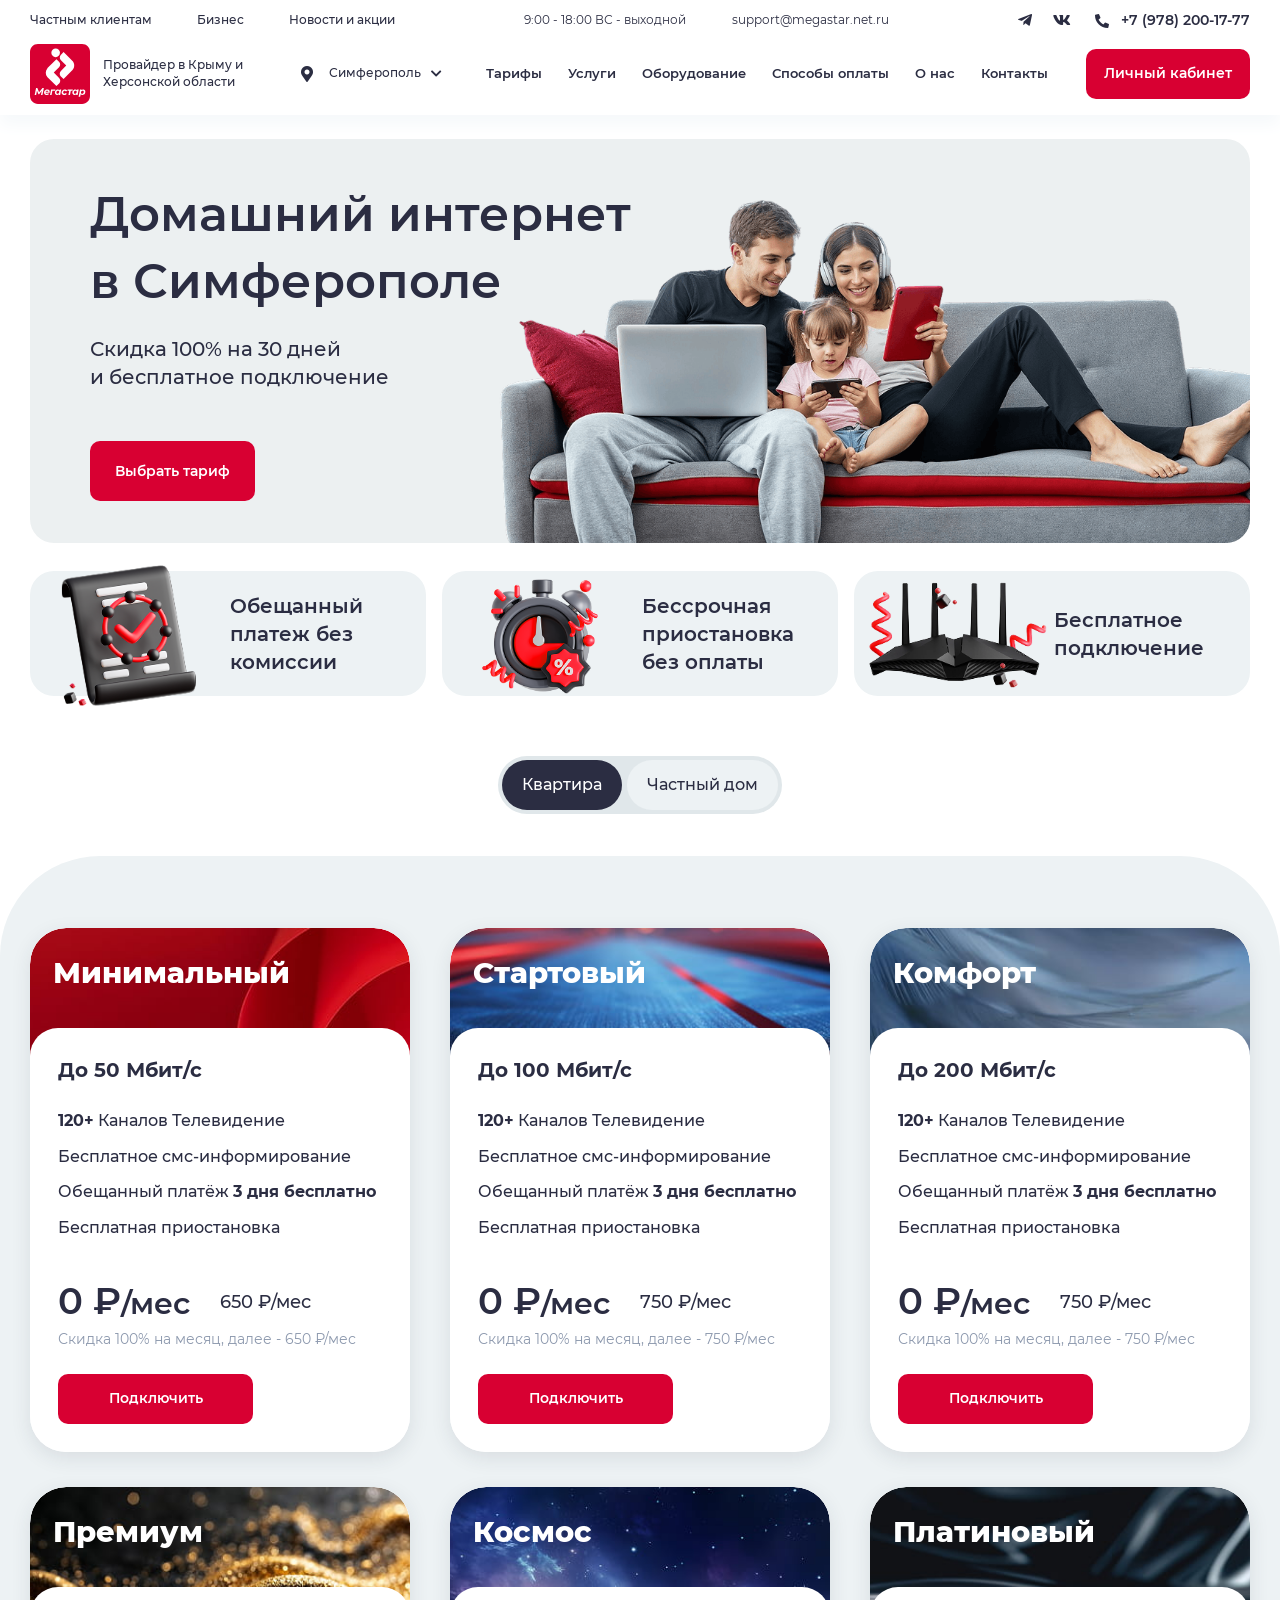
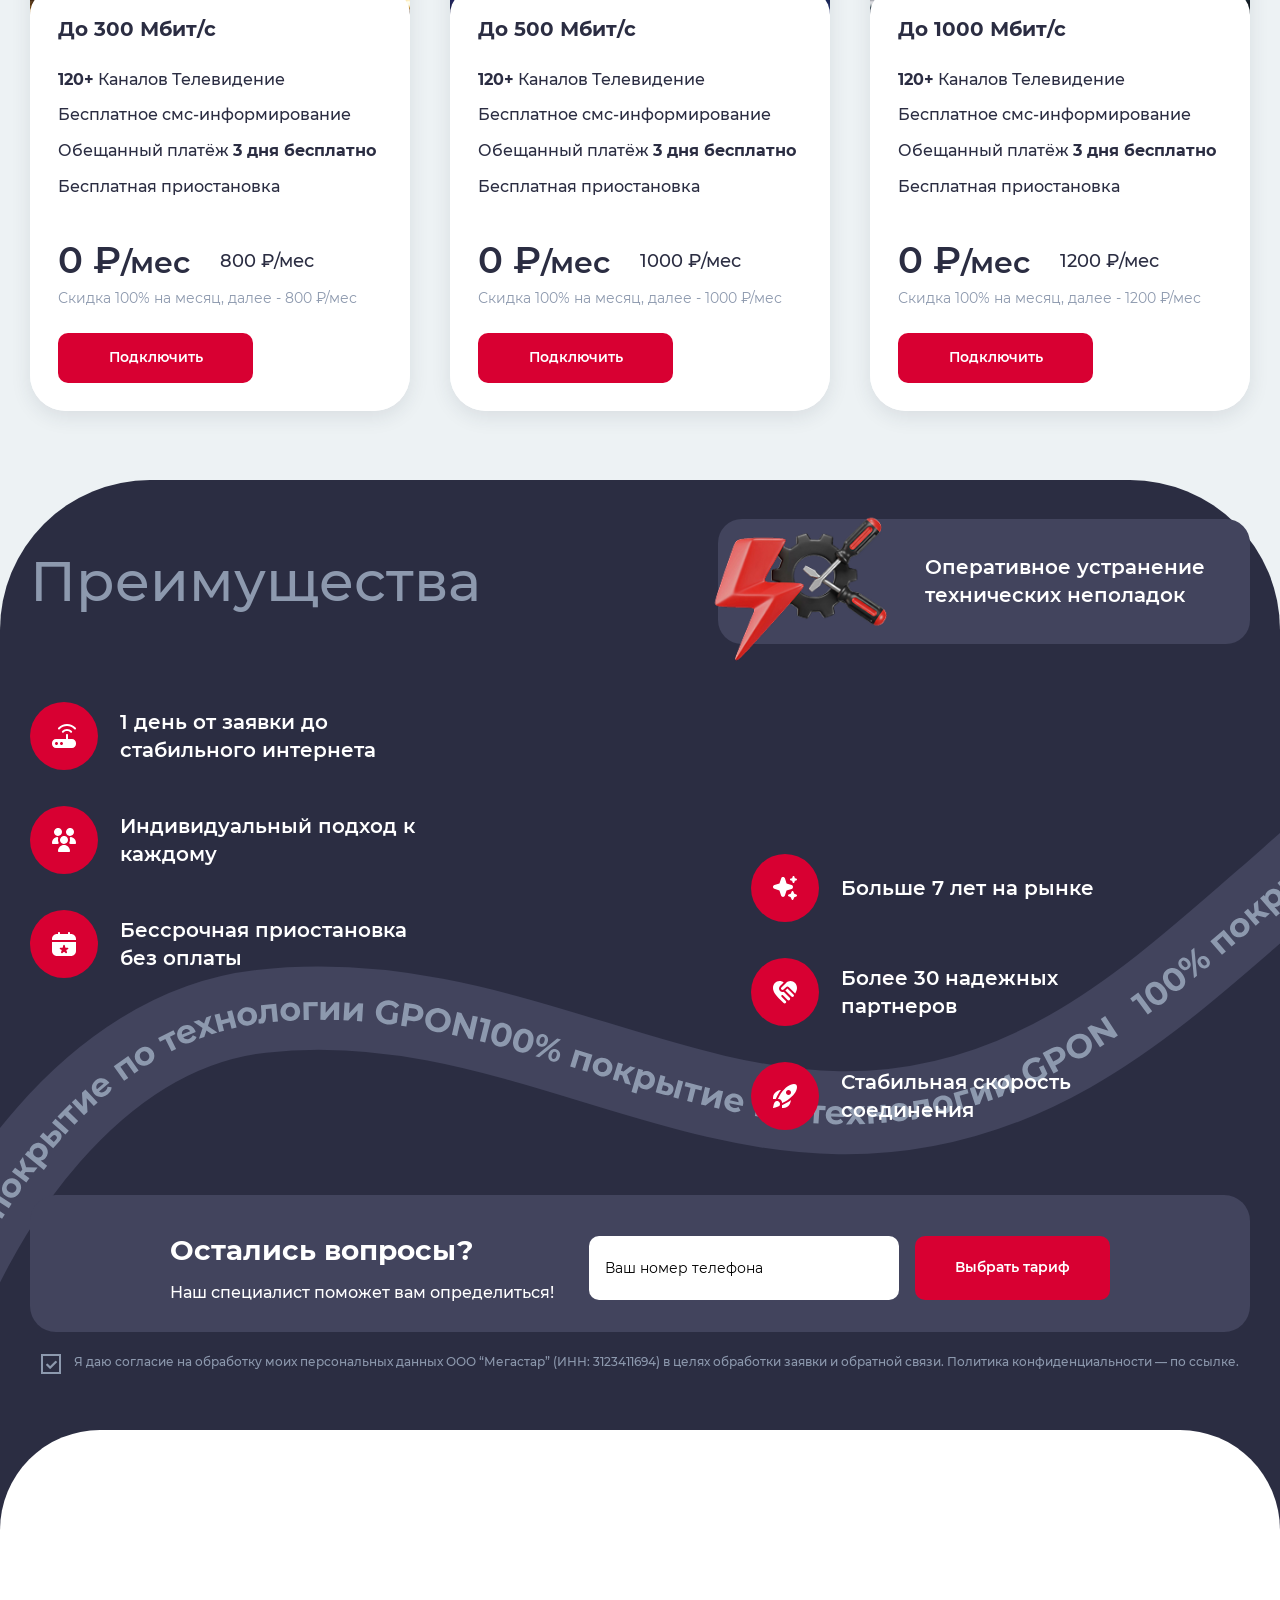
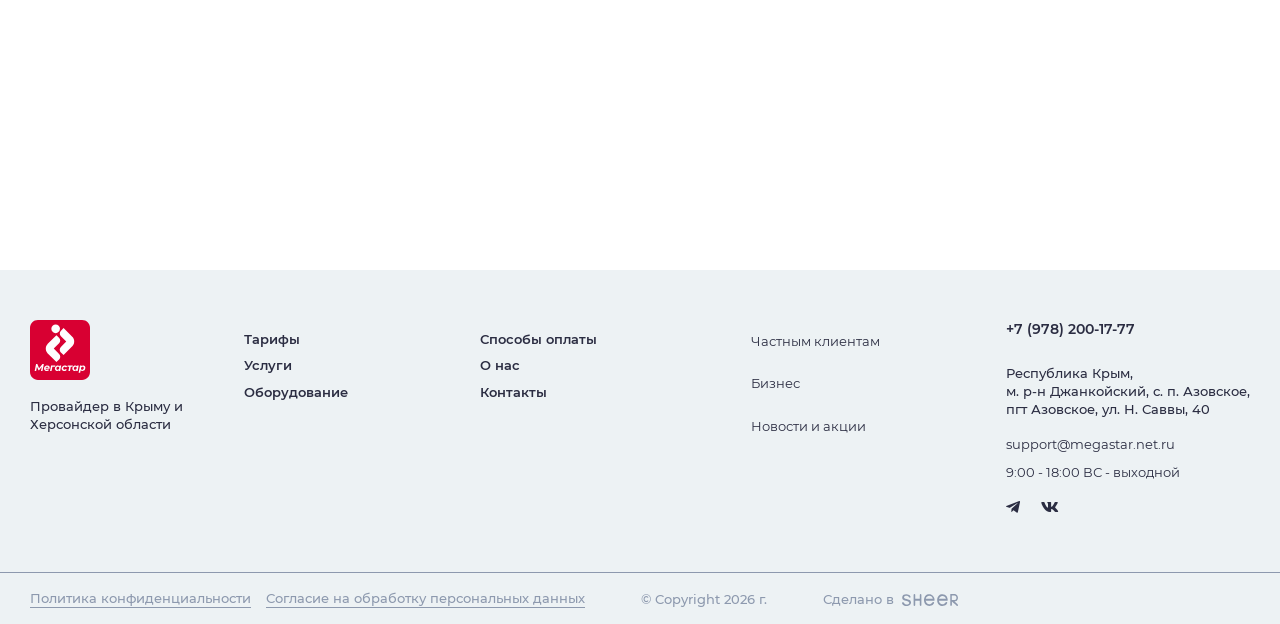
<file: index.html>
<!DOCTYPE html>
<!--[if lt IE 7]><html lang="ru" class="lt-ie9 lt-ie8 lt-ie7"><![endif]-->
<!--[if IE 7]><html lang="ru" class="lt-ie9 lt-ie8"><![endif]-->
<!--[if IE 8]><html lang="ru" class="lt-ie9"><![endif]-->
<!--[if gt IE 8]><!-->
<html lang="ru">
<!--<![endif]-->
<head>
	<meta charset="utf-8" />
	<title>Заголовок</title>
	<meta http-equiv="X-UA-Compatible" content="IE=edge" />
	<meta name="viewport" content="width=device-width, initial-scale=1, maximum-scale=1">
	<meta name="format-detection" content="telephone=no" />
	<link rel="shortcut icon" href="favicon.png" />
	<link rel="stylesheet" href="libs/bootstrap/bootstrap-grid.css" />
	<link rel="stylesheet" href="libs/fontawesome-free-5.12.0-web/css/all.min.css" />
	<link rel="stylesheet" href="libs/fancybox-master/dist/jquery.fancybox.min.css" />
	<link rel="stylesheet" href="libs/slick-1.5.9/slick/slick.css" />
	<link rel="stylesheet" href="css/fonts.css" />
	<link rel="stylesheet" href="css/main.css?ver=1.5" />
	<link rel="stylesheet" href="css/media.css?ver=1.5" />
</head>
<body>

	<div class="wrapper">

		<header class="header">
			<div class="container">
				<div class="header__top">
					<ul class="header__links">
						<li><a href="#">Частным клиентам</a></li>
						<li><a href="#">Бизнес</a></li>
						<li><a href="#">Новости и  акции</a></li>
					</ul>
					<div class="header__info">
						<p>9:00 - 18:00 ВС - выходной</p>
						<a href="mailto:support@megastar.net.ru">support@megastar.net.ru</a>
					</div>
					<div class="header__contacts">
						<ul class="socials-list">
							<li><a href="#" target="_blank"><i class="fab fa-telegram-plane"></i></a></li>
							<li><a href="#" target="_blank"><i class="fab fa-vk"></i></a></li>
						</ul>
						<a href="tel:+79782001777" class="phone-main"><i class="fas fa-phone-alt"></i> +7 (978) 200-17-77</a>
					</div>
				</div>
				<div class="header__bottom">
					<div class="logo-wrap">
						<a href="#" class="logo">
							<img src="img/logo.svg" alt="alt">
						</a>
						<div class="logo-descr">Провайдер в Крыму и Херсонской области</div>
					</div>
					<div class="location-main">
						<div class="location-main__value"><i class="fas fa-map-marker-alt"></i> Симферополь <i class="fas fa-chevron-down"></i></div>
					</div>
					<nav class="menu">
						<ul class="menu__list">
							<li><a href="#">Тарифы</a></li>
							<li><a href="#">Услуги</a></li>
							<li><a href="#">Оборудование</a></li>
							<li><a href="#">Способы оплаты</a></li>
							<li><a href="#">О нас</a></li>
							<li><a href="#">Контакты</a></li>
						</ul>
					</nav>
					<a href="#" class="btn-main">Личный кабинет</a>
					<a href="tel:+79782001777" class="phone-mobile"><i class="fas fa-phone-alt"></i></a>
					<div class="sandwich">
						<div class="sw-topper"></div>
						<div class="sw-bottom"></div>
						<div class="sw-footer"></div>
					</div>
				</div>
			</div>
			<div class="menu-mobile">
				<nav class="menu">
					<ul class="menu__list">
						<li><a href="#">Тарифы</a></li>
						<li><a href="#">Услуги</a></li>
						<li><a href="#">Оборудование</a></li>
						<li><a href="#">Способы оплаты</a></li>
						<li><a href="#">О нас</a></li>
						<li><a href="#">Контакты</a></li>
					</ul>
				</nav>
				<ul class="header__links">
					<li><a href="#">Частным клиентам</a></li>
					<li><a href="#">Бизнес</a></li>
					<li><a href="#">Новости и  акции</a></li>
				</ul>
				<div class="location-main">
					<div class="location-main__value"><i class="fas fa-map-marker-alt"></i> Симферополь <i class="fas fa-chevron-down"></i></div>
				</div>
				<div class="header__info">
					<p>9:00 - 18:00 ВС - выходной</p>
					<a href="mailto:support@megastar.net.ru">support@megastar.net.ru</a>
				</div>
				<div class="header__contacts">
					<ul class="socials-list">
						<li><a href="#" target="_blank"><i class="fab fa-telegram-plane"></i></a></li>
						<li><a href="#" target="_blank"><i class="fab fa-vk"></i></a></li>
					</ul>
					<a href="tel:+79782001777" class="phone-main"><i class="fas fa-phone-alt"></i> +7 (978) 200-17-77</a>
				</div>
				<a href="#" class="btn-main">Личный кабинет</a>
			</div>
			<div class="menu-overlay"></div>
		</header>

		<section class="billbord">
			<div class="container">
				<div class="billbord__main">
					<h1 class="billbord__title">Домашний интернет в Симферополе</h1>
					<div class="billbord__descr">Скидка 100% на 30 дней <br>и бесплатное подключение</div>
					<a href="#" class="btn-main">Выбрать тариф</a>
					<div class="billbord__image">
						<img src="img/billbord.png" alt="alt">
					</div>
				</div>
				<div class="row row--main">
					<div class="col-lg-4">
						<div class="item-advantage">
							<div class="item-advantage__image">
								<img src="img/avd1.png" alt="alt">
							</div>
							<div class="item-advantage__content">
								<div class="title-small">Обещанный платеж без комиссии</div>
							</div>
						</div>
					</div>
					<div class="col-lg-4">
						<div class="item-advantage">
							<div class="item-advantage__image">
								<img src="img/avd2.png" alt="alt">
							</div>
							<div class="item-advantage__content">
								<div class="title-small">Бессрочная приостановка без оплаты</div>
							</div>
						</div>
					</div>
					<div class="col-lg-4">
						<div class="item-advantage">
							<div class="item-advantage__image">
								<img src="img/avd3.png" alt="alt">
							</div>
							<div class="item-advantage__content">
								<div class="title-small">Бесплатное подключение</div>
							</div>
						</div>
					</div>
				</div>
			</div>
		</section>

		<section class="tariffs">
			<div class="container">
				<div class="tabs-wrapper">
					<ul class="tabs">
						<li class="active"><a href="#tab1">Квартира</a></li>
						<li><a href="#tab2">Частный дом</a></li>
					</ul>
				</div>
			</div>
			<div class="tariffs__main">
				<div class="container">
					<div class="tab-container">
						<div class="tab-pane" id="tab1">
							<div class="row row-big">
								<div class="col-lg-4 col-md-6">
									<div class="item-tariff">
										<div class="item-tariff__head">
											<div class="item-tariff__title">Минимальный</div>
											<div class="item-tariff__image">
												<img src="img/tariff1.jpg" alt="alt">
											</div>
										</div>
										<div class="item-tariff__content">
											<div class="title-small">До 50 Мбит/с</div>
											<div class="item-tariff__text">
												<p><strong>120+</strong> Каналов Телевидение</p>
												<p>Бесплатное смс-информирование</p>
												<p>Обещанный платёж <strong>3 дня бесплатно</strong></p>
												<p>Бесплатная приостановка</p>
											</div>
											<div class="item-tariff__prices">
												<div class="price-main">0 ₽<span>/мес</span></div>
												<div class="price-default">650 ₽/мес</div>
											</div>
											<div class="item-tariff__descr">Скидка 100% на месяц, далее - 650 ₽/мес</div>
											<a href="#" class="btn-main">Подключить</a>
										</div>
									</div>
								</div>
								<div class="col-lg-4 col-md-6">
									<div class="item-tariff">
										<div class="item-tariff__head">
											<div class="item-tariff__title">Стартовый</div>
											<div class="item-tariff__image">
												<img src="img/tariff2.jpg" alt="alt">
											</div>
										</div>
										<div class="item-tariff__content">
											<div class="title-small">До 100 Мбит/с</div>
											<div class="item-tariff__text">
												<p><strong>120+</strong> Каналов Телевидение</p>
												<p>Бесплатное смс-информирование</p>
												<p>Обещанный платёж <strong>3 дня бесплатно</strong></p>
												<p>Бесплатная приостановка</p>
											</div>
											<div class="item-tariff__prices">
												<div class="price-main">0 ₽<span>/мес</span></div>
												<div class="price-default">750 ₽/мес</div>
											</div>
											<div class="item-tariff__descr">Скидка 100% на месяц, далее - 750 ₽/мес</div>
											<a href="#" class="btn-main">Подключить</a>
										</div>
									</div>
								</div>
								<div class="col-lg-4 col-md-6">
									<div class="item-tariff">
										<div class="item-tariff__head">
											<div class="item-tariff__title">Комфорт</div>
											<div class="item-tariff__image">
												<img src="img/tariff3.jpg" alt="alt">
											</div>
										</div>
										<div class="item-tariff__content">
											<div class="title-small">До 200 Мбит/с</div>
											<div class="item-tariff__text">
												<p><strong>120+</strong> Каналов Телевидение</p>
												<p>Бесплатное смс-информирование</p>
												<p>Обещанный платёж <strong>3 дня бесплатно</strong></p>
												<p>Бесплатная приостановка</p>
											</div>
											<div class="item-tariff__prices">
												<div class="price-main">0 ₽<span>/мес</span></div>
												<div class="price-default">750 ₽/мес</div>
											</div>
											<div class="item-tariff__descr">Скидка 100% на месяц, далее - 750 ₽/мес</div>
											<a href="#" class="btn-main">Подключить</a>
										</div>
									</div>
								</div>
								<div class="col-lg-4 col-md-6">
									<div class="item-tariff">
										<div class="item-tariff__head">
											<div class="item-tariff__title">Премиум</div>
											<div class="item-tariff__image">
												<img src="img/tariff4.jpg" alt="alt">
											</div>
										</div>
										<div class="item-tariff__content">
											<div class="title-small">До 300 Мбит/с</div>
											<div class="item-tariff__text">
												<p><strong>120+</strong> Каналов Телевидение</p>
												<p>Бесплатное смс-информирование</p>
												<p>Обещанный платёж <strong>3 дня бесплатно</strong></p>
												<p>Бесплатная приостановка</p>
											</div>
											<div class="item-tariff__prices">
												<div class="price-main">0 ₽<span>/мес</span></div>
												<div class="price-default">800 ₽/мес</div>
											</div>
											<div class="item-tariff__descr">Скидка 100% на месяц, далее - 800 ₽/мес</div>
											<a href="#" class="btn-main">Подключить</a>
										</div>
									</div>
								</div>
								<div class="col-lg-4 col-md-6">
									<div class="item-tariff">
										<div class="item-tariff__head">
											<div class="item-tariff__title">Космос</div>
											<div class="item-tariff__image">
												<img src="img/tariff5.jpg" alt="alt">
											</div>
										</div>
										<div class="item-tariff__content">
											<div class="title-small">До 500 Мбит/с</div>
											<div class="item-tariff__text">
												<p><strong>120+</strong> Каналов Телевидение</p>
												<p>Бесплатное смс-информирование</p>
												<p>Обещанный платёж <strong>3 дня бесплатно</strong></p>
												<p>Бесплатная приостановка</p>
											</div>
											<div class="item-tariff__prices">
												<div class="price-main">0 ₽<span>/мес</span></div>
												<div class="price-default">1000 ₽/мес</div>
											</div>
											<div class="item-tariff__descr">Скидка 100% на месяц, далее - 1000 ₽/мес</div>
											<a href="#" class="btn-main">Подключить</a>
										</div>
									</div>
								</div>
								<div class="col-lg-4 col-md-6">
									<div class="item-tariff">
										<div class="item-tariff__head">
											<div class="item-tariff__title">Платиновый</div>
											<div class="item-tariff__image">
												<img src="img/tariff6.jpg" alt="alt">
											</div>
										</div>
										<div class="item-tariff__content">
											<div class="title-small">До 1000 Мбит/с</div>
											<div class="item-tariff__text">
												<p><strong>120+</strong> Каналов Телевидение</p>
												<p>Бесплатное смс-информирование</p>
												<p>Обещанный платёж <strong>3 дня бесплатно</strong></p>
												<p>Бесплатная приостановка</p>
											</div>
											<div class="item-tariff__prices">
												<div class="price-main">0 ₽<span>/мес</span></div>
												<div class="price-default">1200 ₽/мес</div>
											</div>
											<div class="item-tariff__descr">Скидка 100% на месяц, далее - 1200 ₽/мес</div>
											<a href="#" class="btn-main">Подключить</a>
										</div>
									</div>
								</div>
							</div>
						</div>
						<div class="tab-pane" id="tab2">
							<div class="row row-big">
								<div class="col-lg-4 col-md-6">
									<div class="item-tariff">
										<div class="item-tariff__head">
											<div class="item-tariff__title">Минимальный</div>
											<div class="item-tariff__image">
												<img src="img/tariff1.jpg" alt="alt">
											</div>
										</div>
										<div class="item-tariff__content">
											<div class="title-small">До 50 Мбит/с</div>
											<div class="item-tariff__text">
												<p><strong>120+</strong> Каналов Телевидение</p>
												<p>Бесплатное смс-информирование</p>
												<p>Обещанный платёж <strong>3 дня бесплатно</strong></p>
												<p>Бесплатная приостановка</p>
											</div>
											<div class="item-tariff__prices">
												<div class="price-main">0 ₽<span>/мес</span></div>
												<div class="price-default">650 ₽/мес</div>
											</div>
											<div class="item-tariff__descr">Скидка 100% на месяц, далее - 650 ₽/мес</div>
											<a href="#" class="btn-main">Подключить</a>
										</div>
									</div>
								</div>
								<div class="col-lg-4 col-md-6">
									<div class="item-tariff">
										<div class="item-tariff__head">
											<div class="item-tariff__title">Стартовый</div>
											<div class="item-tariff__image">
												<img src="img/tariff2.jpg" alt="alt">
											</div>
										</div>
										<div class="item-tariff__content">
											<div class="title-small">До 100 Мбит/с</div>
											<div class="item-tariff__text">
												<p><strong>120+</strong> Каналов Телевидение</p>
												<p>Бесплатное смс-информирование</p>
												<p>Обещанный платёж <strong>3 дня бесплатно</strong></p>
												<p>Бесплатная приостановка</p>
											</div>
											<div class="item-tariff__prices">
												<div class="price-main">0 ₽<span>/мес</span></div>
												<div class="price-default">750 ₽/мес</div>
											</div>
											<div class="item-tariff__descr">Скидка 100% на месяц, далее - 750 ₽/мес</div>
											<a href="#" class="btn-main">Подключить</a>
										</div>
									</div>
								</div>
								<div class="col-lg-4 col-md-6">
									<div class="item-tariff">
										<div class="item-tariff__head">
											<div class="item-tariff__title">Комфорт</div>
											<div class="item-tariff__image">
												<img src="img/tariff3.jpg" alt="alt">
											</div>
										</div>
										<div class="item-tariff__content">
											<div class="title-small">До 200 Мбит/с</div>
											<div class="item-tariff__text">
												<p><strong>120+</strong> Каналов Телевидение</p>
												<p>Бесплатное смс-информирование</p>
												<p>Обещанный платёж <strong>3 дня бесплатно</strong></p>
												<p>Бесплатная приостановка</p>
											</div>
											<div class="item-tariff__prices">
												<div class="price-main">0 ₽<span>/мес</span></div>
												<div class="price-default">750 ₽/мес</div>
											</div>
											<div class="item-tariff__descr">Скидка 100% на месяц, далее - 750 ₽/мес</div>
											<a href="#" class="btn-main">Подключить</a>
										</div>
									</div>
								</div>
								<div class="col-lg-4 col-md-6">
									<div class="item-tariff">
										<div class="item-tariff__head">
											<div class="item-tariff__title">Премиум</div>
											<div class="item-tariff__image">
												<img src="img/tariff4.jpg" alt="alt">
											</div>
										</div>
										<div class="item-tariff__content">
											<div class="title-small">До 300 Мбит/с</div>
											<div class="item-tariff__text">
												<p><strong>120+</strong> Каналов Телевидение</p>
												<p>Бесплатное смс-информирование</p>
												<p>Обещанный платёж <strong>3 дня бесплатно</strong></p>
												<p>Бесплатная приостановка</p>
											</div>
											<div class="item-tariff__prices">
												<div class="price-main">0 ₽<span>/мес</span></div>
												<div class="price-default">800 ₽/мес</div>
											</div>
											<div class="item-tariff__descr">Скидка 100% на месяц, далее - 800 ₽/мес</div>
											<a href="#" class="btn-main">Подключить</a>
										</div>
									</div>
								</div>
								<div class="col-lg-4 col-md-6">
									<div class="item-tariff">
										<div class="item-tariff__head">
											<div class="item-tariff__title">Космос</div>
											<div class="item-tariff__image">
												<img src="img/tariff5.jpg" alt="alt">
											</div>
										</div>
										<div class="item-tariff__content">
											<div class="title-small">До 500 Мбит/с</div>
											<div class="item-tariff__text">
												<p><strong>120+</strong> Каналов Телевидение</p>
												<p>Бесплатное смс-информирование</p>
												<p>Обещанный платёж <strong>3 дня бесплатно</strong></p>
												<p>Бесплатная приостановка</p>
											</div>
											<div class="item-tariff__prices">
												<div class="price-main">0 ₽<span>/мес</span></div>
												<div class="price-default">1000 ₽/мес</div>
											</div>
											<div class="item-tariff__descr">Скидка 100% на месяц, далее - 1000 ₽/мес</div>
											<a href="#" class="btn-main">Подключить</a>
										</div>
									</div>
								</div>
								<div class="col-lg-4 col-md-6">
									<div class="item-tariff">
										<div class="item-tariff__head">
											<div class="item-tariff__title">Платиновый</div>
											<div class="item-tariff__image">
												<img src="img/tariff6.jpg" alt="alt">
											</div>
										</div>
										<div class="item-tariff__content">
											<div class="title-small">До 1000 Мбит/с</div>
											<div class="item-tariff__text">
												<p><strong>120+</strong> Каналов Телевидение</p>
												<p>Бесплатное смс-информирование</p>
												<p>Обещанный платёж <strong>3 дня бесплатно</strong></p>
												<p>Бесплатная приостановка</p>
											</div>
											<div class="item-tariff__prices">
												<div class="price-main">0 ₽<span>/мес</span></div>
												<div class="price-default">1200 ₽/мес</div>
											</div>
											<div class="item-tariff__descr">Скидка 100% на месяц, далее - 1200 ₽/мес</div>
											<a href="#" class="btn-main">Подключить</a>
										</div>
									</div>
								</div>
							</div>
						</div>
					</div>
				</div>
			</div>
		</section>

		<section class="advantages">
			<div class="container">
				<div class="advantages__head">
					<h2 class="advantages__title">Преимущества</h2>
					<div class="item-advantage">
						<div class="item-advantage__image">
							<img src="img/avd4.png" alt="alt">
						</div>
						<div class="item-advantage__content">
							<div class="title-small">Оперативное устранение технических неполадок</div>
						</div>
					</div>
				</div>
				<div class="row">
					<div class="col-lg-4">
						<div class="advantages__list">
							<div class="advantages__item">
								<div class="advantages__icon">
									<img src="img/ic_avd1.svg" alt="alt">
								</div>
								<div class="title-small">1 день от заявки до стабильного интернета</div>
							</div>
							<div class="advantages__item">
								<div class="advantages__icon">
									<img src="img/ic_avd2.svg" alt="alt">
								</div>
								<div class="title-small">Индивидуальный подход к каждому</div>
							</div>
							<div class="advantages__item">
								<div class="advantages__icon">
									<img src="img/ic_avd3.svg" alt="alt">
								</div>
								<div class="title-small">Бессрочная приостановка без оплаты</div>
							</div>
						</div>
					</div>
					<div class="col-lg-4 offset-lg-3">
						<div class="advantages__list">
							<div class="advantages__item">
								<div class="advantages__icon">
									<img src="img/ic_avd4.svg" alt="alt">
								</div>
								<div class="title-small">Больше 7 лет на рынке</div>
							</div>
							<div class="advantages__item">
								<div class="advantages__icon">
									<img src="img/ic_avd5.svg" alt="alt">
								</div>
								<div class="title-small">Более 30 надежных партнеров</div>
							</div>
							<div class="advantages__item">
								<div class="advantages__icon">
									<img src="img/ic_avd6.svg" alt="alt">
								</div>
								<div class="title-small">Стабильная скорость соединения</div>
							</div>
						</div>
					</div>
				</div>
				<div class="consultation-form">
					<form>
						<div class="consultation-form__main">
							<div class="consultation-form__content">
								<div class="consultation-form__title">Остались вопросы?</div>
								<div class="consultation-form__descr">Наш специалист поможет вам определиться!</div>
							</div>
							<div class="consultation-form__line">
								<div class="item-form">
									<input type="tel" placeholder="Ваш номер телефона" class="input-phone" required inputmode="tel">
								</div>
								<input class="btn-main" value="Выбрать тариф" type="submit">
							</div>
						</div>
						<div class="checkbox">
							<label>
								<input type="checkbox" checked required />
								<span>Я даю согласие на обработку моих персональных данных ООО “Мегастар” (ИНН: 3123411694) в целях обработки заявки и обратной связи. Политика конфиденциальности — <a href="#">по ссылке</a>.</span>
							</label>
						</div>
					</form>
				</div>
			</div>
		</section>

		<div class="bottom-page"></div>

		<footer class="footer">
			<div class="container">
				<div class="row">
					<div class="col-lg-2">
						<div class="logo-wrap">
							<a href="#" class="logo">
								<img src="img/logo.svg" alt="alt">
							</a>
							<div class="logo-descr">Провайдер в Крыму и Херсонской области</div>
						</div>
					</div>
					<div class="col-lg-2">
						<ul class="footer__nav">
							<li><a href="#">Тарифы</a></li>
							<li><a href="#">Услуги</a></li>
							<li><a href="#">Оборудование</a></li>
						</ul>
					</div>
					<div class="col-lg-3">
						<ul class="footer__nav">
							<li><a href="#">Способы оплаты</a></li>
							<li><a href="#">О нас</a></li>
							<li><a href="#">Контакты</a></li>
						</ul>
					</div>
					<div class="col-lg-2">
						<ul class="footer__menu">
							<li><a href="#">Частным клиентам</a></li>
							<li><a href="#">Бизнес</a></li>
							<li><a href="#">Новости и  акции</a></li>
						</ul>
					</div>
					<div class="col-lg-3 col-contacts">
						<div class="footer__contacts">
							<a href="tel:+79782001777" class="phone-main">+7 (978) 200-17-77</a>
							<p>Республика Крым, <br>м. р-н Джанкойский, с. п. Азовское, <br>пгт Азовское, ул. Н. Саввы, 40</p>
							<div class="footer__info">
								<p><a href="mailto:support@megastar.net.ru">support@megastar.net.ru</a></p>
								<p>9:00 - 18:00 ВС - выходной</p>
							</div>
							<ul class="socials-list">
								<li><a href="#" target="_blank"><i class="fab fa-telegram-plane"></i></a></li>
								<li><a href="#" target="_blank"><i class="fab fa-vk"></i></a></li>
							</ul>
						</div>
					</div>
				</div>
			</div>
			<div class="footer__bottom">
				<div class="container">
					<div class="footer__wrapper">
						<div class="footer__links">
							<a href="#">Политика конфиденциальности</a>
							<a href="#">Согласие на обработку персональных данных</a>
						</div>
						<div class="copyright">© Copyright 2026 г.</div>
						<div class="create">Сделано в <a href="#" target="_blank"><img src="img/sheer.svg" alt="alt"></a></div>
					</div>
				</div>
			</div>
		</footer>
		
	</div>


	<script src="libs/jquery/jquery-3.6.0.min.js"></script>
	<script src="libs/fancybox-master/dist/jquery.fancybox.min.js"></script>
	<script src="libs/slick-1.5.9/slick/slick.min.js"></script>
	<script src="libs/mask/jquery.maskedinput.js"></script>
	<script src="js/common.js?ver=1.5"></script>
	<!-- Yandex.Metrika counter --><!-- /Yandex.Metrika counter -->
	<!-- Google Analytics counter --><!-- /Google Analytics counter -->
</body>
</html>
</file>
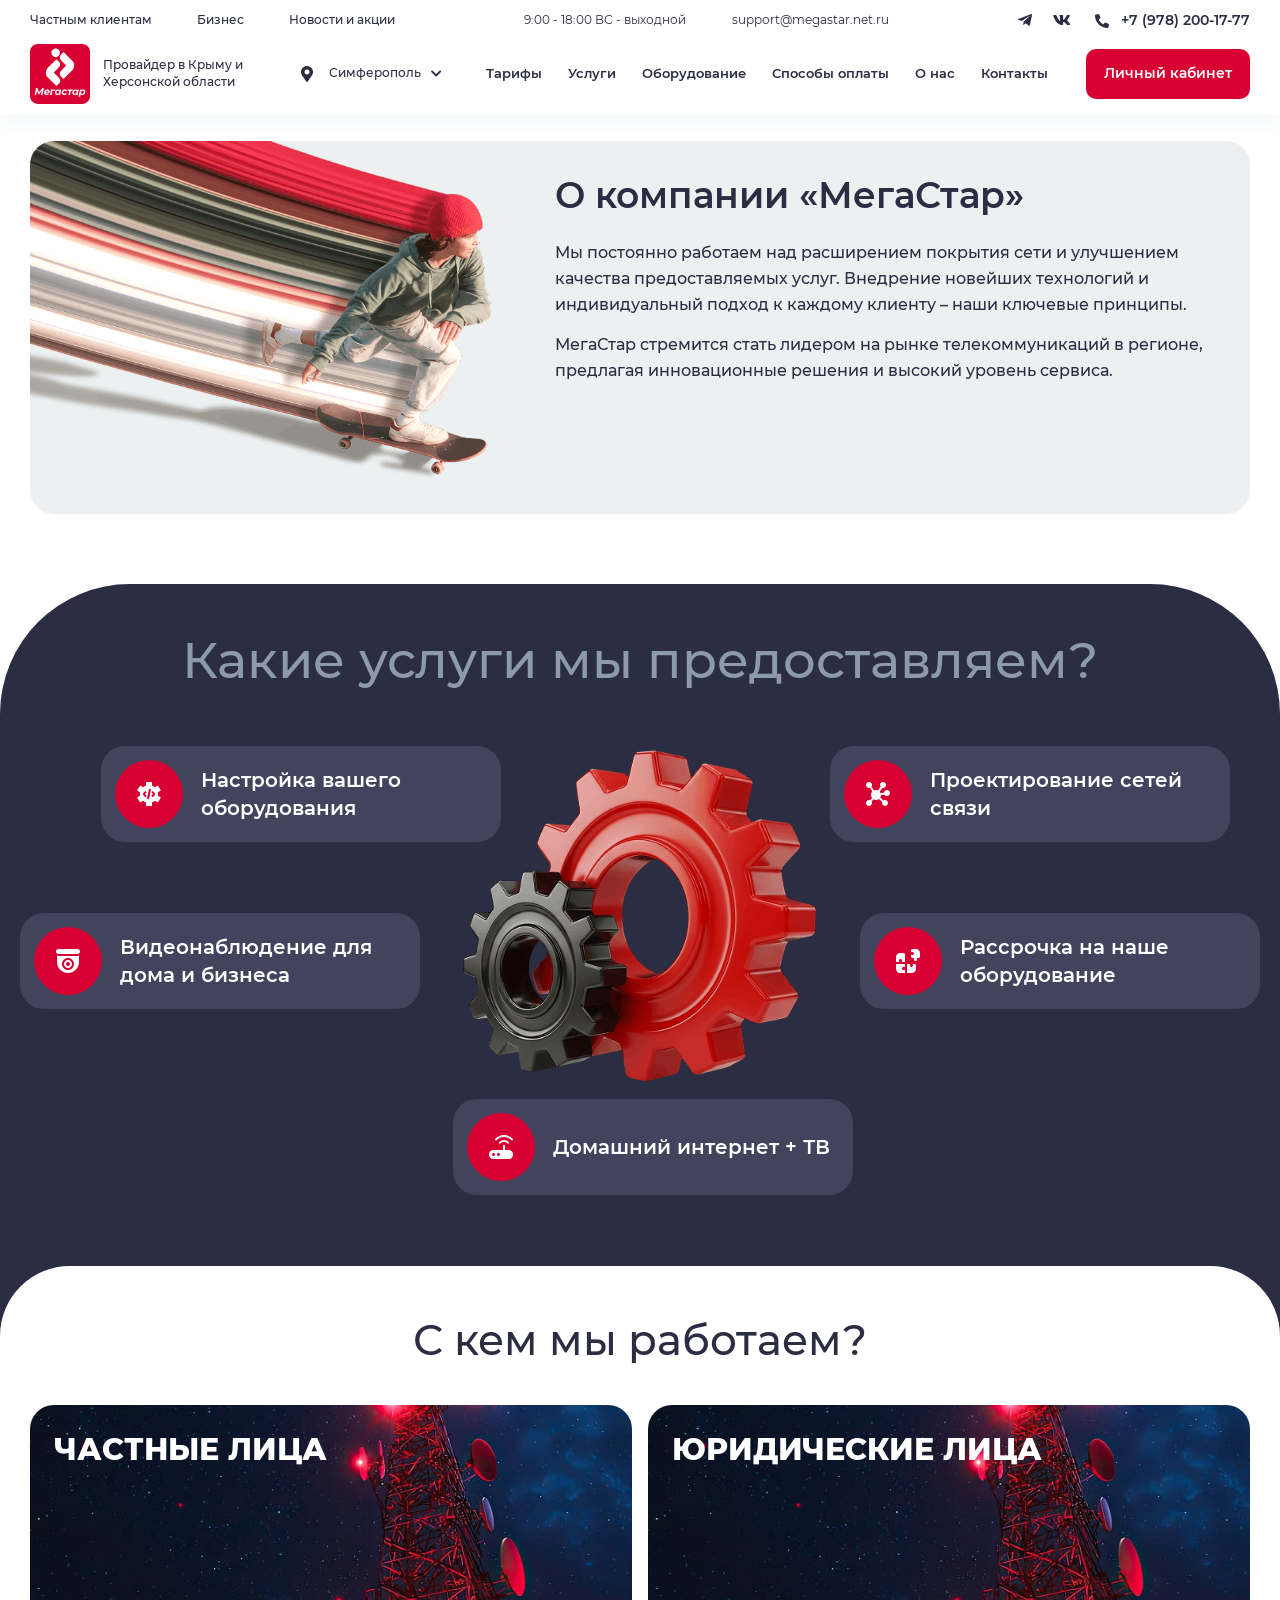
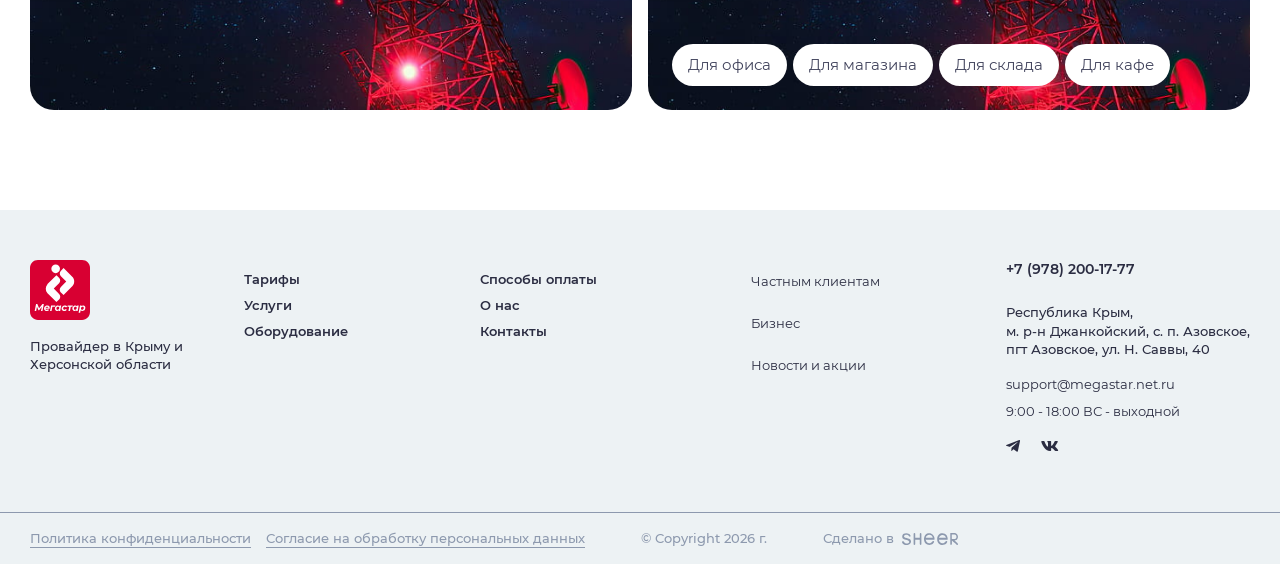
<file: about.html>
<!DOCTYPE html>
<!--[if lt IE 7]><html lang="ru" class="lt-ie9 lt-ie8 lt-ie7"><![endif]-->
<!--[if IE 7]><html lang="ru" class="lt-ie9 lt-ie8"><![endif]-->
<!--[if IE 8]><html lang="ru" class="lt-ie9"><![endif]-->
<!--[if gt IE 8]><!-->
<html lang="ru">
<!--<![endif]-->
<head>
	<meta charset="utf-8" />
	<title>Заголовок</title>
	<meta http-equiv="X-UA-Compatible" content="IE=edge" />
	<meta name="viewport" content="width=device-width, initial-scale=1, maximum-scale=1">
	<meta name="format-detection" content="telephone=no" />
	<link rel="shortcut icon" href="favicon.png" />
	<link rel="stylesheet" href="libs/bootstrap/bootstrap-grid.css" />
	<link rel="stylesheet" href="libs/fontawesome-free-5.12.0-web/css/all.min.css" />
	<link rel="stylesheet" href="libs/fancybox-master/dist/jquery.fancybox.min.css" />
	<link rel="stylesheet" href="libs/slick-1.5.9/slick/slick.css" />
	<link rel="stylesheet" href="css/fonts.css" />
	<link rel="stylesheet" href="css/main.css?ver=1.3" />
	<link rel="stylesheet" href="css/media.css?ver=1.3" />
</head>
<body>

	<div class="wrapper">

		<header class="header">
			<div class="container">
				<div class="header__top">
					<ul class="header__links">
						<li><a href="#">Частным клиентам</a></li>
						<li><a href="#">Бизнес</a></li>
						<li><a href="#">Новости и  акции</a></li>
					</ul>
					<div class="header__info">
						<p>9:00 - 18:00 ВС - выходной</p>
						<a href="mailto:support@megastar.net.ru">support@megastar.net.ru</a>
					</div>
					<div class="header__contacts">
						<ul class="socials-list">
							<li><a href="#" target="_blank"><i class="fab fa-telegram-plane"></i></a></li>
							<li><a href="#" target="_blank"><i class="fab fa-vk"></i></a></li>
						</ul>
						<a href="tel:+79782001777" class="phone-main"><i class="fas fa-phone-alt"></i> +7 (978) 200-17-77</a>
					</div>
				</div>
				<div class="header__bottom">
					<div class="logo-wrap">
						<a href="#" class="logo">
							<img src="img/logo.svg" alt="alt">
						</a>
						<div class="logo-descr">Провайдер в Крыму и Херсонской области</div>
					</div>
					<div class="location-main">
						<div class="location-main__value"><i class="fas fa-map-marker-alt"></i> Симферополь <i class="fas fa-chevron-down"></i></div>
					</div>
					<nav class="menu">
						<ul class="menu__list">
							<li><a href="#">Тарифы</a></li>
							<li><a href="#">Услуги</a></li>
							<li><a href="#">Оборудование</a></li>
							<li><a href="#">Способы оплаты</a></li>
							<li><a href="#">О нас</a></li>
							<li><a href="#">Контакты</a></li>
						</ul>
					</nav>
					<a href="#" class="btn-main">Личный кабинет</a>
					<a href="tel:+79782001777" class="phone-mobile"><i class="fas fa-phone-alt"></i></a>
					<div class="sandwich">
						<div class="sw-topper"></div>
						<div class="sw-bottom"></div>
						<div class="sw-footer"></div>
					</div>
				</div>
			</div>
			<div class="menu-mobile">
				<nav class="menu">
					<ul class="menu__list">
						<li><a href="#">Тарифы</a></li>
						<li><a href="#">Услуги</a></li>
						<li><a href="#">Оборудование</a></li>
						<li><a href="#">Способы оплаты</a></li>
						<li><a href="#">О нас</a></li>
						<li><a href="#">Контакты</a></li>
					</ul>
				</nav>
				<ul class="header__links">
					<li><a href="#">Частным клиентам</a></li>
					<li><a href="#">Бизнес</a></li>
					<li><a href="#">Новости и  акции</a></li>
				</ul>
				<div class="location-main">
					<div class="location-main__value"><i class="fas fa-map-marker-alt"></i> Симферополь <i class="fas fa-chevron-down"></i></div>
				</div>
				<div class="header__info">
					<p>9:00 - 18:00 ВС - выходной</p>
					<a href="mailto:support@megastar.net.ru">support@megastar.net.ru</a>
				</div>
				<div class="header__contacts">
					<ul class="socials-list">
						<li><a href="#" target="_blank"><i class="fab fa-telegram-plane"></i></a></li>
						<li><a href="#" target="_blank"><i class="fab fa-vk"></i></a></li>
					</ul>
					<a href="tel:+79782001777" class="phone-main"><i class="fas fa-phone-alt"></i> +7 (978) 200-17-77</a>
				</div>
				<a href="#" class="btn-main">Личный кабинет</a>
			</div>
			<div class="menu-overlay"></div>
		</header>

		<section class="page-about">
			<div class="container">
				<div class="about-main">
					<div class="row">
						<div class="col-lg-5">
							<div class="about-main__image">
								<img src="img/about_main.png" alt="alt">
							</div>
						</div>
						<div class="col-lg-7">
							<div class="about-main__content">
								<h1 class="title-main">О компании «МегаСтар»</h1>
								<p>Мы постоянно работаем над расширением покрытия сети и улучшением качества предоставляемых услуг. Внедрение новейших технологий и индивидуальный подход к каждому клиенту – наши ключевые принципы. </p>
								<p>МегаСтар стремится стать лидером на рынке телекоммуникаций в регионе, предлагая инновационные решения и высокий уровень сервиса.</p>
							</div>
						</div>
					</div>
				</div>
			</div>
		</section>

		<section class="about-services">
			<div class="container">
				<h2 class="title-main">Какие услуги мы предоставляем?</h2>
				<div class="about-services__content">
					<div class="about-services__image">
						<img src="img/about_services.png" alt="alt">
					</div>
					<div class="about-services__item about-services__item--1">
						<div class="advantages__icon">
							<img src="img/ic_about_service1.svg" alt="alt">
						</div>
						<div class="title-small">Настройка вашего оборудования</div>
					</div>
					<div class="about-services__item about-services__item--2">
						<div class="advantages__icon">
							<img src="img/ic_about_service2.svg" alt="alt">
						</div>
						<div class="title-small">Проектирование сетей связи</div>
					</div>
					<div class="about-services__item about-services__item--3">
						<div class="advantages__icon">
							<img src="img/ic_about_service3.svg" alt="alt">
						</div>
						<div class="title-small">Видеонаблюдение для дома и бизнеса</div>
					</div>
					<div class="about-services__item about-services__item--4">
						<div class="advantages__icon">
							<img src="img/ic_about_service4.svg" alt="alt">
						</div>
						<div class="title-small">Рассрочка на наше оборудование</div>
					</div>
					<div class="about-services__item about-services__item--5">
						<div class="advantages__icon">
							<img src="img/ic_about_service5.svg" alt="alt">
						</div>
						<div class="title-small">Домашний интернет + ТВ</div>
					</div>
				</div>
			</div>
		</section>

		<section class="about-cooperation">
			<div class="container">
				<h2 class="title-section">С кем мы работаем?</h2>
				<div class="row row--main">
					<div class="col-lg-6">
						<div class="item-cooperation">
							<div class="item-cooperation__title">частные лица</div>
							<div class="item-cooperation__image">
								<img src="img/cooperation1.jpg" alt="alt">
							</div>
						</div>
					</div>
					<div class="col-lg-6">
						<div class="item-cooperation">
							<div class="item-cooperation__title">юридические лица</div>
							<div class="tags">
								<div class="tags__item">Для офиса</div>
								<div class="tags__item">Для магазина</div>
								<div class="tags__item">Для склада</div>
								<div class="tags__item">Для кафе</div>								
							</div>
							<div class="item-cooperation__image">
								<img src="img/cooperation1.jpg" alt="alt">
							</div>
						</div>
					</div>
				</div>
			</div>
		</section>

		<footer class="footer">
			<div class="container">
				<div class="row">
					<div class="col-lg-2">
						<div class="logo-wrap">
							<a href="#" class="logo">
								<img src="img/logo.svg" alt="alt">
							</a>
							<div class="logo-descr">Провайдер в Крыму и Херсонской области</div>
						</div>
					</div>
					<div class="col-lg-2">
						<ul class="footer__nav">
							<li><a href="#">Тарифы</a></li>
							<li><a href="#">Услуги</a></li>
							<li><a href="#">Оборудование</a></li>
						</ul>
					</div>
					<div class="col-lg-3">
						<ul class="footer__nav">
							<li><a href="#">Способы оплаты</a></li>
							<li><a href="#">О нас</a></li>
							<li><a href="#">Контакты</a></li>
						</ul>
					</div>
					<div class="col-lg-2">
						<ul class="footer__menu">
							<li><a href="#">Частным клиентам</a></li>
							<li><a href="#">Бизнес</a></li>
							<li><a href="#">Новости и  акции</a></li>
						</ul>
					</div>
					<div class="col-lg-3 col-contacts">
						<div class="footer__contacts">
							<a href="tel:+79782001777" class="phone-main">+7 (978) 200-17-77</a>
							<p>Республика Крым, <br>м. р-н Джанкойский, с. п. Азовское, <br>пгт Азовское, ул. Н. Саввы, 40</p>
							<div class="footer__info">
								<p><a href="mailto:support@megastar.net.ru">support@megastar.net.ru</a></p>
								<p>9:00 - 18:00 ВС - выходной</p>
							</div>
							<ul class="socials-list">
								<li><a href="#" target="_blank"><i class="fab fa-telegram-plane"></i></a></li>
								<li><a href="#" target="_blank"><i class="fab fa-vk"></i></a></li>
							</ul>
						</div>
					</div>
				</div>
			</div>
			<div class="footer__bottom">
				<div class="container">
					<div class="footer__wrapper">
						<div class="footer__links">
							<a href="#">Политика конфиденциальности</a>
							<a href="#">Согласие на обработку персональных данных</a>
						</div>
						<div class="copyright">© Copyright 2026 г.</div>
						<div class="create">Сделано в <a href="#" target="_blank"><img src="img/sheer.svg" alt="alt"></a></div>
					</div>
				</div>
			</div>
		</footer>
		
	</div>


	<script src="libs/jquery/jquery-3.6.0.min.js"></script>
	<script src="libs/fancybox-master/dist/jquery.fancybox.min.js"></script>
	<script src="libs/slick-1.5.9/slick/slick.min.js"></script>
	<script src="libs/mask/jquery.maskedinput.js"></script>
	<script src="js/common.js?ver=1.3"></script>
	<!-- Yandex.Metrika counter --><!-- /Yandex.Metrika counter -->
	<!-- Google Analytics counter --><!-- /Google Analytics counter -->
</body>
</html>
</file>
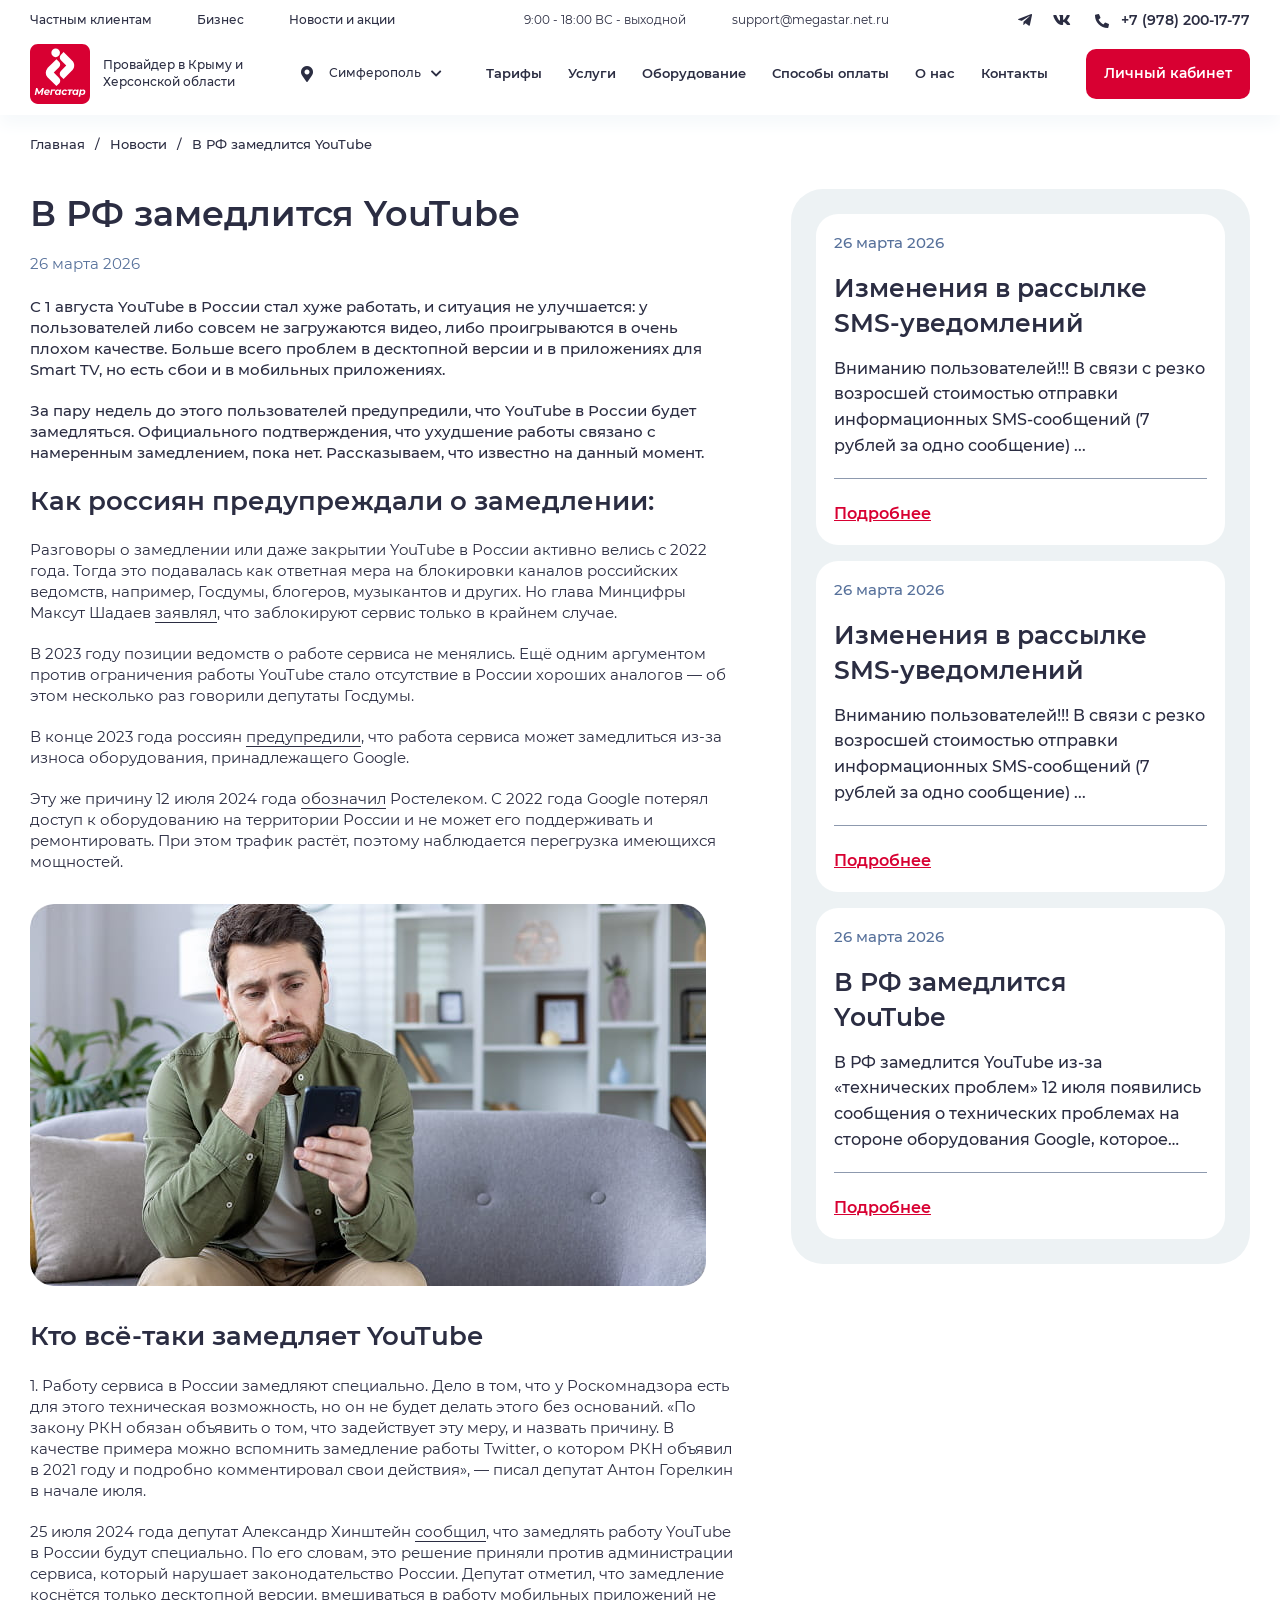
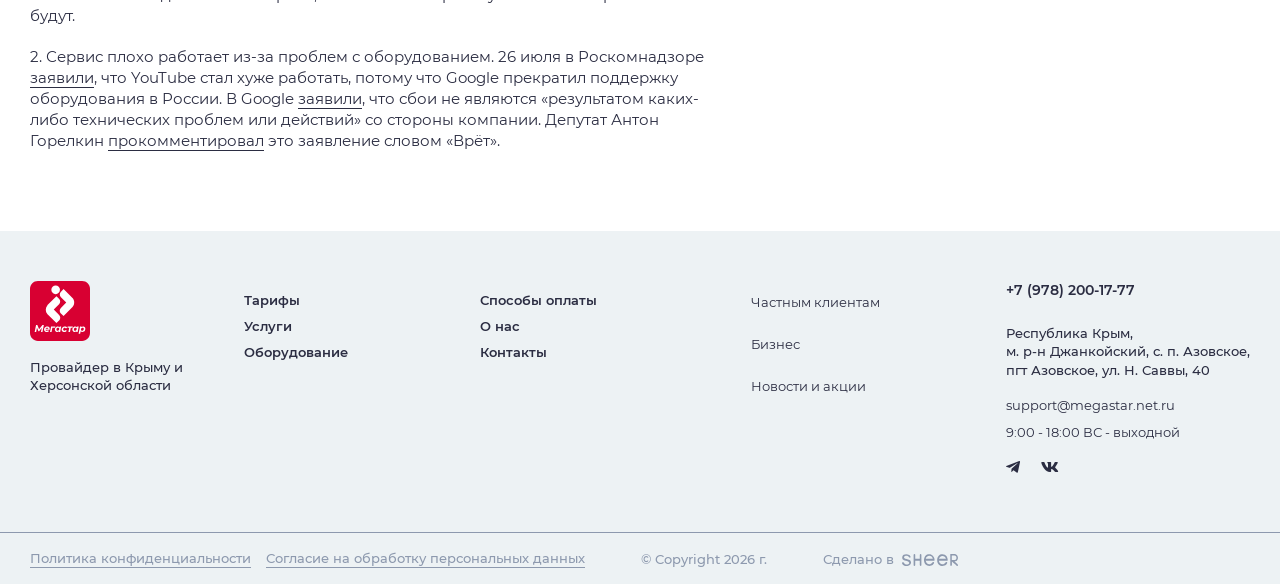
<file: article.html>
<!DOCTYPE html>
<!--[if lt IE 7]><html lang="ru" class="lt-ie9 lt-ie8 lt-ie7"><![endif]-->
<!--[if IE 7]><html lang="ru" class="lt-ie9 lt-ie8"><![endif]-->
<!--[if IE 8]><html lang="ru" class="lt-ie9"><![endif]-->
<!--[if gt IE 8]><!-->
<html lang="ru">
<!--<![endif]-->
<head>
	<meta charset="utf-8" />
	<title>Заголовок</title>
	<meta http-equiv="X-UA-Compatible" content="IE=edge" />
	<meta name="viewport" content="width=device-width, initial-scale=1, maximum-scale=1">
	<meta name="format-detection" content="telephone=no" />
	<link rel="shortcut icon" href="favicon.png" />
	<link rel="stylesheet" href="libs/bootstrap/bootstrap-grid.css" />
	<link rel="stylesheet" href="libs/fontawesome-free-5.12.0-web/css/all.min.css" />
	<link rel="stylesheet" href="libs/fancybox-master/dist/jquery.fancybox.min.css" />
	<link rel="stylesheet" href="libs/slick-1.5.9/slick/slick.css" />
	<link rel="stylesheet" href="css/fonts.css" />
	<link rel="stylesheet" href="css/main.css?ver=1.5" />
	<link rel="stylesheet" href="css/media.css?ver=1.5" />
</head>
<body>

	<div class="wrapper">

		<header class="header">
			<div class="container">
				<div class="header__top">
					<ul class="header__links">
						<li><a href="#">Частным клиентам</a></li>
						<li><a href="#">Бизнес</a></li>
						<li><a href="#">Новости и  акции</a></li>
					</ul>
					<div class="header__info">
						<p>9:00 - 18:00 ВС - выходной</p>
						<a href="mailto:support@megastar.net.ru">support@megastar.net.ru</a>
					</div>
					<div class="header__contacts">
						<ul class="socials-list">
							<li><a href="#" target="_blank"><i class="fab fa-telegram-plane"></i></a></li>
							<li><a href="#" target="_blank"><i class="fab fa-vk"></i></a></li>
						</ul>
						<a href="tel:+79782001777" class="phone-main"><i class="fas fa-phone-alt"></i> +7 (978) 200-17-77</a>
					</div>
				</div>
				<div class="header__bottom">
					<div class="logo-wrap">
						<a href="#" class="logo">
							<img src="img/logo.svg" alt="alt">
						</a>
						<div class="logo-descr">Провайдер в Крыму и Херсонской области</div>
					</div>
					<div class="location-main">
						<div class="location-main__value"><i class="fas fa-map-marker-alt"></i> Симферополь <i class="fas fa-chevron-down"></i></div>
					</div>
					<nav class="menu">
						<ul class="menu__list">
							<li><a href="#">Тарифы</a></li>
							<li><a href="#">Услуги</a></li>
							<li><a href="#">Оборудование</a></li>
							<li><a href="#">Способы оплаты</a></li>
							<li><a href="#">О нас</a></li>
							<li><a href="#">Контакты</a></li>
						</ul>
					</nav>
					<a href="#" class="btn-main">Личный кабинет</a>
					<a href="tel:+79782001777" class="phone-mobile"><i class="fas fa-phone-alt"></i></a>
					<div class="sandwich">
						<div class="sw-topper"></div>
						<div class="sw-bottom"></div>
						<div class="sw-footer"></div>
					</div>
				</div>
			</div>
			<div class="menu-mobile">
				<nav class="menu">
					<ul class="menu__list">
						<li><a href="#">Тарифы</a></li>
						<li><a href="#">Услуги</a></li>
						<li><a href="#">Оборудование</a></li>
						<li><a href="#">Способы оплаты</a></li>
						<li><a href="#">О нас</a></li>
						<li><a href="#">Контакты</a></li>
					</ul>
				</nav>
				<ul class="header__links">
					<li><a href="#">Частным клиентам</a></li>
					<li><a href="#">Бизнес</a></li>
					<li><a href="#">Новости и  акции</a></li>
				</ul>
				<div class="location-main">
					<div class="location-main__value"><i class="fas fa-map-marker-alt"></i> Симферополь <i class="fas fa-chevron-down"></i></div>
				</div>
				<div class="header__info">
					<p>9:00 - 18:00 ВС - выходной</p>
					<a href="mailto:support@megastar.net.ru">support@megastar.net.ru</a>
				</div>
				<div class="header__contacts">
					<ul class="socials-list">
						<li><a href="#" target="_blank"><i class="fab fa-telegram-plane"></i></a></li>
						<li><a href="#" target="_blank"><i class="fab fa-vk"></i></a></li>
					</ul>
					<a href="tel:+79782001777" class="phone-main"><i class="fas fa-phone-alt"></i> +7 (978) 200-17-77</a>
				</div>
				<a href="#" class="btn-main">Личный кабинет</a>
			</div>
			<div class="menu-overlay"></div>
		</header>

		<section class="page-article">
			<div class="container">
				<ul class="breadcrumbs">
					<li><a href="#">Главная</a></li>
					<li><a href="#">Новости</a></li>
					<li>В РФ замедлится YouTube</li>
				</ul>
				<div class="row">
					<div class="col-lg-7">
						<div class="article-content">
							<h1>В РФ замедлится YouTube</h1>
							<div class="article-date">26 марта 2026</div>
							<p><strong>С 1 августа YouTube в России стал хуже работать, и ситуация не улучшается: у пользователей либо совсем не загружаются видео, либо проигрываются в очень плохом качестве. Больше всего проблем в десктопной версии и в приложениях для Smart TV, но есть сбои и в мобильных приложениях.</strong></p>
							<p><strong>За пару недель до этого пользователей предупредили, что YouTube в России будет замедляться. Официального подтверждения, что ухудшение работы связано с намеренным замедлением, пока нет. Рассказываем, что известно на данный момент.</strong></p>
							<h2>Как россиян предупреждали о замедлении:</h2>
							<ul>
								<li>Разговоры о замедлении или даже закрытии YouTube в России активно велись с 2022 года. Тогда это подавалась как ответная мера на блокировки каналов российских ведомств, например, Госдумы, блогеров, музыкантов и других. Но глава Минцифры Максут Шадаев <a href="#">заявлял</a>, что заблокируют сервис только в крайнем случае. </li>
								<li>В 2023 году позиции ведомств о работе сервиса не менялись. Ещё одним аргументом против ограничения работы YouTube стало отсутствие в России хороших аналогов — об этом несколько раз говорили депутаты Госдумы.</li>
								<li>В конце 2023 года россиян <a href="#">предупредили</a>, что работа сервиса может замедлиться из-за износа оборудования, принадлежащего Google. </li>
								<li>Эту же причину 12 июля 2024 года <a href="#">обозначил</a> Ростелеком. С 2022 года Google потерял доступ к оборудованию на территории России и не может его поддерживать и ремонтировать. При этом трафик растёт, поэтому наблюдается перегрузка имеющихся мощностей.</li>
							</ul>
							<img src="img/article.jpg" alt="alt">
							<h2>Кто всё-таки замедляет YouTube</h2>
							<p>1. Работу сервиса в России замедляют специально. Дело в том, что у Роскомнадзора есть для этого техническая возможность, но он не будет делать этого без оснований. «По закону РКН обязан объявить о том, что задействует эту меру, и назвать причину. В качестве примера можно вспомнить замедление работы Twitter, о котором РКН объявил в 2021 году и подробно комментировал свои действия», — писал депутат Антон Горелкин в начале июля.</p>
							<p>25 июля 2024 года депутат Александр Хинштейн <a href="#">сообщил</a>, что замедлять работу YouTube в России будут специально. По его словам, это решение приняли против администрации сервиса, который нарушает законодательство России. Депутат отметил, что замедление коснётся только десктопной версии, вмешиваться в работу мобильных приложений не будут.</p>
							<p>2. Сервис плохо работает из-за проблем с оборудованием. 26 июля в Роскомнадзоре <a href="#">заявили</a>, что YouTube стал хуже работать, потому что Google прекратил поддержку оборудования в России. В Google <a href="#">заявили</a>, что сбои не являются «результатом каких-либо технических проблем или действий» со стороны компании. Депутат Антон Горелкин <a href="#">прокомментировал</a> это заявление словом «Врёт».</p>
						</div>
					</div>
					<div class="col-lg-5">
						<div class="sidebar-news">
							<div class="row row--main">
								<div class="col-lg-12 col-md-6">
									<div class="item-news">
										<div class="item-news__date">26 марта 2026</div>
										<a href="#" class="item-news__title">Изменения в рассылке SMS-уведомлений</a>
										<div class="item-news__text">
											<p>Вниманию пользователей!!! В связи с резко возросшей стоимостью отправки информационных SMS-сообщений (7 рублей за одно сообщение) ...</p>
										</div>
										<div class="item-news__bottom">
											<a href="#" class="item-news__link">Подробнее</a>
										</div>
									</div>
								</div>
								<div class="col-lg-12 col-md-6">
									<div class="item-news">
										<div class="item-news__date">26 марта 2026</div>
										<a href="#" class="item-news__title">Изменения в рассылке SMS-уведомлений</a>
										<div class="item-news__text">
											<p>Вниманию пользователей!!! В связи с резко возросшей стоимостью отправки информационных SMS-сообщений (7 рублей за одно сообщение) ...</p>
										</div>
										<div class="item-news__bottom">
											<a href="#" class="item-news__link">Подробнее</a>
										</div>
									</div>
								</div>
								<div class="col-lg-12 col-md-6">
									<div class="item-news">
										<div class="item-news__date">26 марта 2026</div>
										<a href="#" class="item-news__title">В РФ замедлится <br>YouTube</a>
										<div class="item-news__text">
											<p>В РФ замедлится YouTube из-за «технических проблем» 12 июля появились сообщения о технических проблемах на стороне оборудования Google, которое ускоряет ....</p>
										</div>
										<div class="item-news__bottom">
											<a href="#" class="item-news__link">Подробнее</a>
										</div>
									</div>
								</div>
							</div>
						</div>
					</div>
				</div>
			</div>
		</section>

		<footer class="footer">
			<div class="container">
				<div class="row">
					<div class="col-lg-2">
						<div class="logo-wrap">
							<a href="#" class="logo">
								<img src="img/logo.svg" alt="alt">
							</a>
							<div class="logo-descr">Провайдер в Крыму и Херсонской области</div>
						</div>
					</div>
					<div class="col-lg-2">
						<ul class="footer__nav">
							<li><a href="#">Тарифы</a></li>
							<li><a href="#">Услуги</a></li>
							<li><a href="#">Оборудование</a></li>
						</ul>
					</div>
					<div class="col-lg-3">
						<ul class="footer__nav">
							<li><a href="#">Способы оплаты</a></li>
							<li><a href="#">О нас</a></li>
							<li><a href="#">Контакты</a></li>
						</ul>
					</div>
					<div class="col-lg-2">
						<ul class="footer__menu">
							<li><a href="#">Частным клиентам</a></li>
							<li><a href="#">Бизнес</a></li>
							<li><a href="#">Новости и  акции</a></li>
						</ul>
					</div>
					<div class="col-lg-3 col-contacts">
						<div class="footer__contacts">
							<a href="tel:+79782001777" class="phone-main">+7 (978) 200-17-77</a>
							<p>Республика Крым, <br>м. р-н Джанкойский, с. п. Азовское, <br>пгт Азовское, ул. Н. Саввы, 40</p>
							<div class="footer__info">
								<p><a href="mailto:support@megastar.net.ru">support@megastar.net.ru</a></p>
								<p>9:00 - 18:00 ВС - выходной</p>
							</div>
							<ul class="socials-list">
								<li><a href="#" target="_blank"><i class="fab fa-telegram-plane"></i></a></li>
								<li><a href="#" target="_blank"><i class="fab fa-vk"></i></a></li>
							</ul>
						</div>
					</div>
				</div>
			</div>
			<div class="footer__bottom">
				<div class="container">
					<div class="footer__wrapper">
						<div class="footer__links">
							<a href="#">Политика конфиденциальности</a>
							<a href="#">Согласие на обработку персональных данных</a>
						</div>
						<div class="copyright">© Copyright 2026 г.</div>
						<div class="create">Сделано в <a href="#" target="_blank"><img src="img/sheer.svg" alt="alt"></a></div>
					</div>
				</div>
			</div>
		</footer>
		
	</div>


	<script src="libs/jquery/jquery-3.6.0.min.js"></script>
	<script src="libs/fancybox-master/dist/jquery.fancybox.min.js"></script>
	<script src="libs/slick-1.5.9/slick/slick.min.js"></script>
	<script src="libs/mask/jquery.maskedinput.js"></script>
	<script src="js/common.js?ver=1.5"></script>

	<!-- Yandex.Metrika counter --><!-- /Yandex.Metrika counter -->
	<!-- Google Analytics counter --><!-- /Google Analytics counter -->
</body>
</html>
</file>
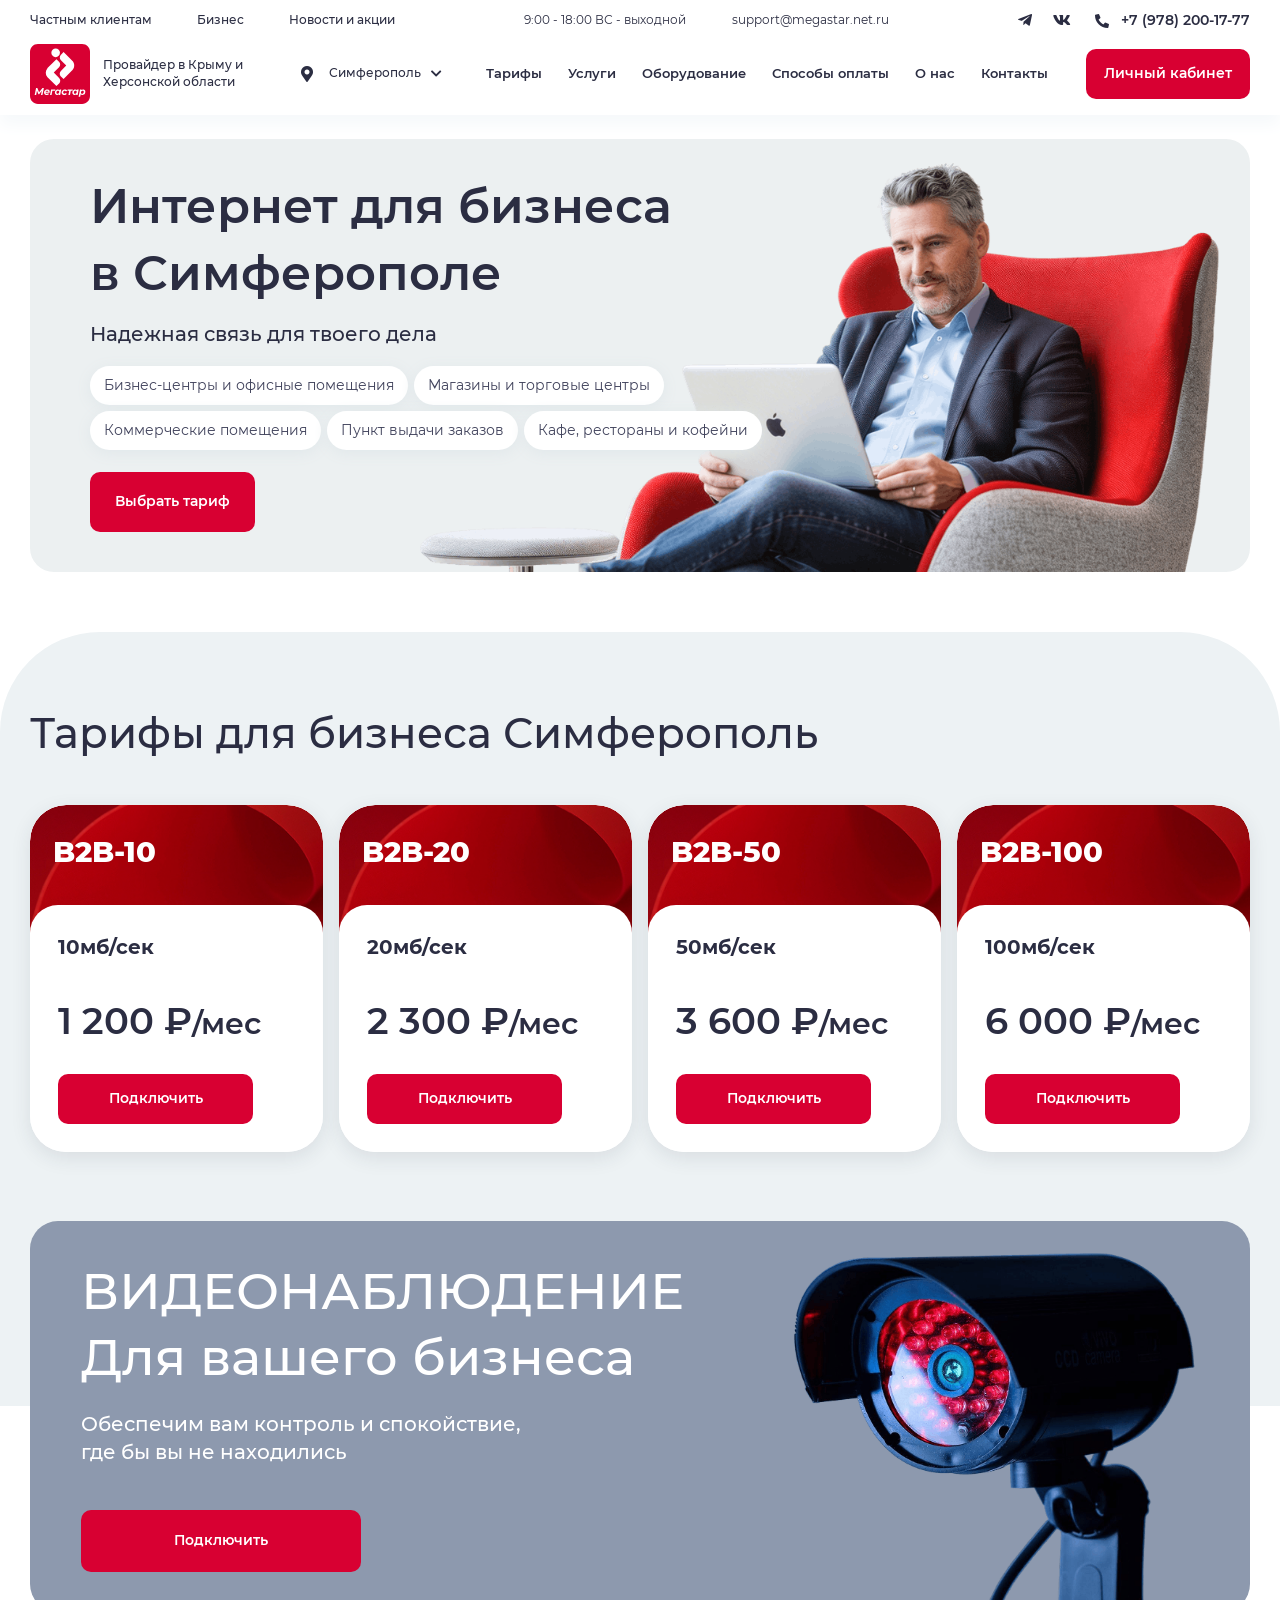
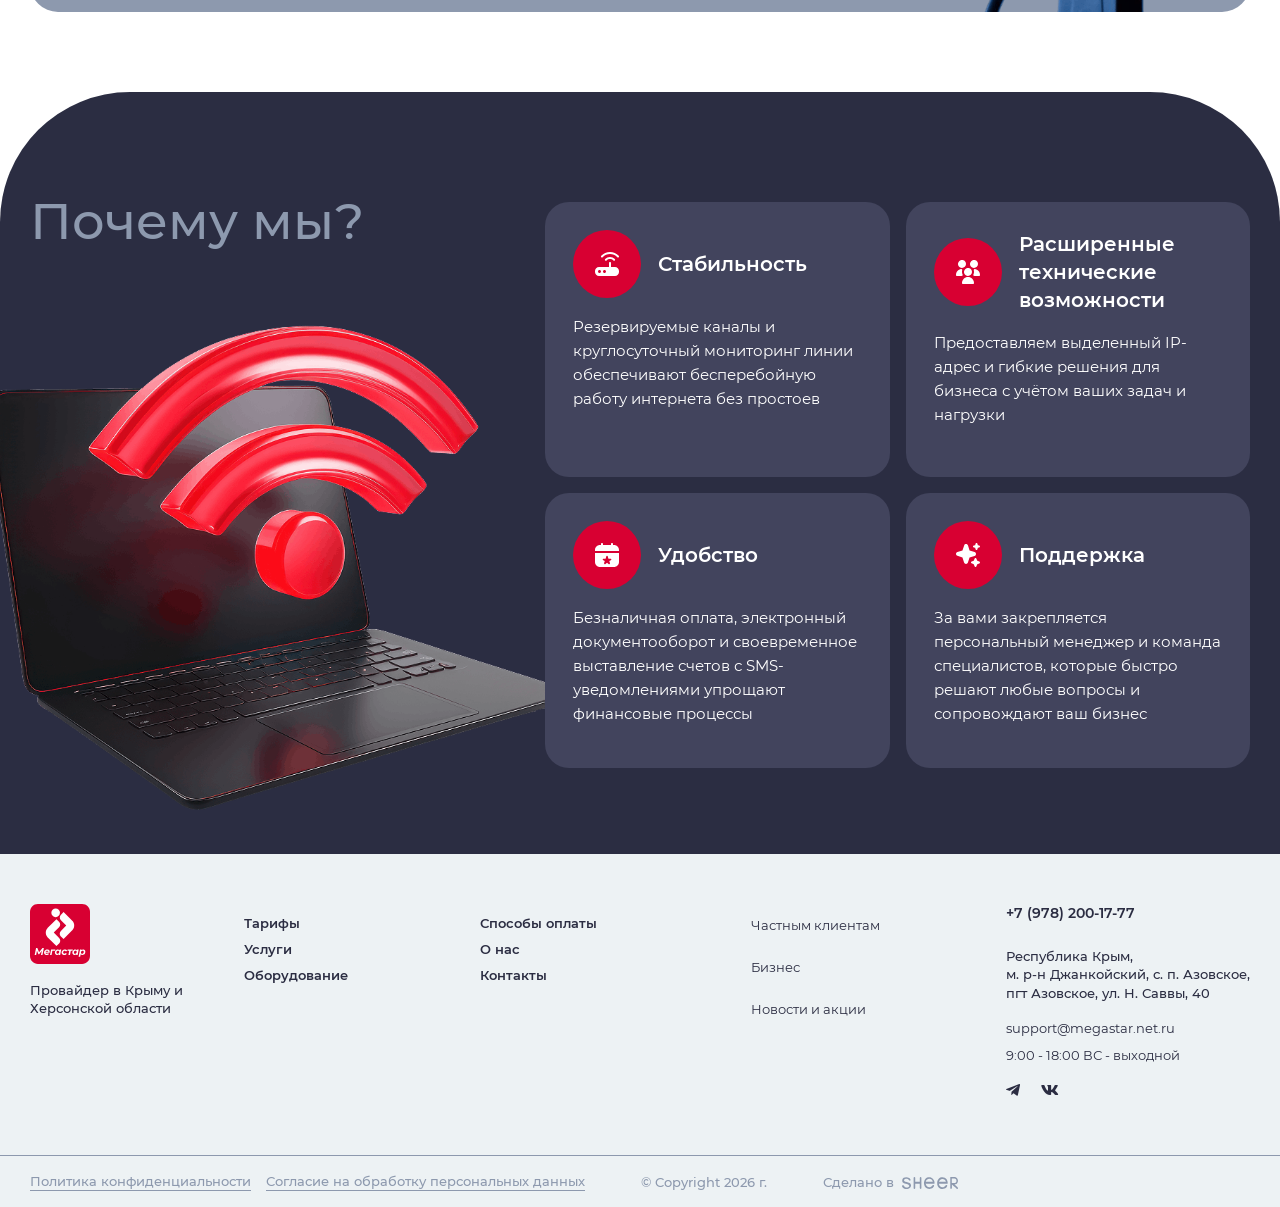
<file: business.html>
<!DOCTYPE html>
<!--[if lt IE 7]><html lang="ru" class="lt-ie9 lt-ie8 lt-ie7"><![endif]-->
<!--[if IE 7]><html lang="ru" class="lt-ie9 lt-ie8"><![endif]-->
<!--[if IE 8]><html lang="ru" class="lt-ie9"><![endif]-->
<!--[if gt IE 8]><!-->
<html lang="ru">
<!--<![endif]-->
<head>
	<meta charset="utf-8" />
	<title>Заголовок</title>
	<meta http-equiv="X-UA-Compatible" content="IE=edge" />
	<meta name="viewport" content="width=device-width, initial-scale=1, maximum-scale=1">
	<meta name="format-detection" content="telephone=no" />
	<link rel="shortcut icon" href="favicon.png" />
	<link rel="stylesheet" href="libs/bootstrap/bootstrap-grid.css" />
	<link rel="stylesheet" href="libs/fontawesome-free-5.12.0-web/css/all.min.css" />
	<link rel="stylesheet" href="libs/fancybox-master/dist/jquery.fancybox.min.css" />
	<link rel="stylesheet" href="libs/slick-1.5.9/slick/slick.css" />
	<link rel="stylesheet" href="css/fonts.css" />
	<link rel="stylesheet" href="css/main.css?ver=1.3" />
	<link rel="stylesheet" href="css/media.css?ver=1.3" />
</head>
<body>

	<div class="wrapper">

		<header class="header">
			<div class="container">
				<div class="header__top">
					<ul class="header__links">
						<li><a href="#">Частным клиентам</a></li>
						<li><a href="#">Бизнес</a></li>
						<li><a href="#">Новости и  акции</a></li>
					</ul>
					<div class="header__info">
						<p>9:00 - 18:00 ВС - выходной</p>
						<a href="mailto:support@megastar.net.ru">support@megastar.net.ru</a>
					</div>
					<div class="header__contacts">
						<ul class="socials-list">
							<li><a href="#" target="_blank"><i class="fab fa-telegram-plane"></i></a></li>
							<li><a href="#" target="_blank"><i class="fab fa-vk"></i></a></li>
						</ul>
						<a href="tel:+79782001777" class="phone-main"><i class="fas fa-phone-alt"></i> +7 (978) 200-17-77</a>
					</div>
				</div>
				<div class="header__bottom">
					<div class="logo-wrap">
						<a href="#" class="logo">
							<img src="img/logo.svg" alt="alt">
						</a>
						<div class="logo-descr">Провайдер в Крыму и Херсонской области</div>
					</div>
					<div class="location-main">
						<div class="location-main__value"><i class="fas fa-map-marker-alt"></i> Симферополь <i class="fas fa-chevron-down"></i></div>
					</div>
					<nav class="menu">
						<ul class="menu__list">
							<li><a href="#">Тарифы</a></li>
							<li><a href="#">Услуги</a></li>
							<li><a href="#">Оборудование</a></li>
							<li><a href="#">Способы оплаты</a></li>
							<li><a href="#">О нас</a></li>
							<li><a href="#">Контакты</a></li>
						</ul>
					</nav>
					<a href="#" class="btn-main">Личный кабинет</a>
					<a href="tel:+79782001777" class="phone-mobile"><i class="fas fa-phone-alt"></i></a>
					<div class="sandwich">
						<div class="sw-topper"></div>
						<div class="sw-bottom"></div>
						<div class="sw-footer"></div>
					</div>
				</div>
			</div>
			<div class="menu-mobile">
				<nav class="menu">
					<ul class="menu__list">
						<li><a href="#">Тарифы</a></li>
						<li><a href="#">Услуги</a></li>
						<li><a href="#">Оборудование</a></li>
						<li><a href="#">Способы оплаты</a></li>
						<li><a href="#">О нас</a></li>
						<li><a href="#">Контакты</a></li>
					</ul>
				</nav>
				<ul class="header__links">
					<li><a href="#">Частным клиентам</a></li>
					<li><a href="#">Бизнес</a></li>
					<li><a href="#">Новости и  акции</a></li>
				</ul>
				<div class="location-main">
					<div class="location-main__value"><i class="fas fa-map-marker-alt"></i> Симферополь <i class="fas fa-chevron-down"></i></div>
				</div>
				<div class="header__info">
					<p>9:00 - 18:00 ВС - выходной</p>
					<a href="mailto:support@megastar.net.ru">support@megastar.net.ru</a>
				</div>
				<div class="header__contacts">
					<ul class="socials-list">
						<li><a href="#" target="_blank"><i class="fab fa-telegram-plane"></i></a></li>
						<li><a href="#" target="_blank"><i class="fab fa-vk"></i></a></li>
					</ul>
					<a href="tel:+79782001777" class="phone-main"><i class="fas fa-phone-alt"></i> +7 (978) 200-17-77</a>
				</div>
				<a href="#" class="btn-main">Личный кабинет</a>
			</div>
			<div class="menu-overlay"></div>
		</header>

		<section class="billbord billbord--business">
			<div class="container">
				<div class="billbord__main">
					<h1 class="billbord__title">Интернет для бизнеса в Симферополе</h1>
					<div class="billbord__descr">Надежная связь для твоего дела</div>
					<div class="tags">
						<div class="tags__item">Бизнес-центры и офисные помещения</div>
						<div class="tags__item">Магазины и торговые центры</div>
						<div class="tags__item">Коммерческие помещения</div>
						<div class="tags__item">Пункт выдачи заказов</div>
						<div class="tags__item">Кафе, рестораны и кофейни</div>
					</div>
					<a href="#" class="btn-main">Выбрать тариф</a>
					<div class="billbord__image">
						<img src="img/billbord_business.png" alt="alt">
					</div>
				</div>
			</div>
		</section>

		<section class="tariffs">
			<div class="tariffs__main">
				<div class="container">
					<h2 class="title-section">Тарифы для бизнеса Симферополь</h2>
					<div class="row row--main">
						<div class="col-xl-3 col-lg-4 col-md-6">
							<div class="item-tariff">
								<div class="item-tariff__head">
									<div class="item-tariff__title">B2B-10</div>
									<div class="item-tariff__image">
										<img src="img/tariff1_1.jpg" alt="alt">
									</div>
								</div>
								<div class="item-tariff__content">
									<div class="title-small">10мб/сек</div>
									<div class="item-tariff__prices">
										<div class="price-main">1 200 ₽<span>/мес</span></div>
									</div>
									<a href="#" class="btn-main">Подключить</a>
								</div>
							</div>
						</div>
						<div class="col-xl-3 col-lg-4 col-md-6">
							<div class="item-tariff">
								<div class="item-tariff__head">
									<div class="item-tariff__title">B2B-20</div>
									<div class="item-tariff__image">
										<img src="img/tariff1_1.jpg" alt="alt">
									</div>
								</div>
								<div class="item-tariff__content">
									<div class="title-small">20мб/сек</div>
									<div class="item-tariff__prices">
										<div class="price-main">2 300 ₽<span>/мес</span></div>
									</div>
									<a href="#" class="btn-main">Подключить</a>
								</div>
							</div>
						</div>
						<div class="col-xl-3 col-lg-4 col-md-6">
							<div class="item-tariff">
								<div class="item-tariff__head">
									<div class="item-tariff__title">B2B-50</div>
									<div class="item-tariff__image">
										<img src="img/tariff1_1.jpg" alt="alt">
									</div>
								</div>
								<div class="item-tariff__content">
									<div class="title-small">50мб/сек</div>
									<div class="item-tariff__prices">
										<div class="price-main">3 600 ₽<span>/мес</span></div>
									</div>
									<a href="#" class="btn-main">Подключить</a>
								</div>
							</div>
						</div>
						<div class="col-xl-3 col-lg-4 col-md-6">
							<div class="item-tariff">
								<div class="item-tariff__head">
									<div class="item-tariff__title">B2B-100</div>
									<div class="item-tariff__image">
										<img src="img/tariff1_1.jpg" alt="alt">
									</div>
								</div>
								<div class="item-tariff__content">
									<div class="title-small">100мб/сек</div>
									<div class="item-tariff__prices">
										<div class="price-main">6 000 ₽<span>/мес</span></div>
									</div>
									<a href="#" class="btn-main">Подключить</a>
								</div>
							</div>
						</div>
					</div>
				</div>
			</div>
		</section>

		<section class="billbord-page">
			<div class="container">
				<div class="billbord-page__main">
					<h2 class="title-main"><span>Видеонаблюдение</span> Для вашего бизнеса</h2>
					<div class="title-small">Обеспечим вам контроль и спокойствие, где бы вы не находились</div>
					<a href="#" class="btn-main">Подключить</a>
					<div class="billbord-page__image">
						<img src="img/billbord_surveillance.png" alt="alt">
					</div>
				</div>
			</div>
		</section>

		<section class="why-us">
			<div class="container">
				<div class="row">
					<div class="col-lg-5">
						<h2 class="title-main">Почему мы?</h2>
						<div class="why-us__image">
							<img src="img/why_us.png" alt="alt">
						</div>
					</div>
					<div class="col-lg-7">
						<div class="row row--main">
							<div class="col-md-6">
								<div class="item-box">
									<div class="item-box__head">
										<div class="advantages__icon">
											<img src="img/ic_avd1.svg" alt="alt">
										</div>
										<div class="title-small">Стабильность</div>
									</div>
									<p>Резервируемые каналы и круглосуточный мониторинг линии обеспечивают бесперебойную работу интернета без простоев</p>
								</div>
							</div>
							<div class="col-md-6">
								<div class="item-box">
									<div class="item-box__head">
										<div class="advantages__icon">
											<img src="img/ic_avd2.svg" alt="alt">
										</div>
										<div class="title-small">Расширенные технические возможности</div>
									</div>
									<p>Предоставляем выделенный IP-адрес и гибкие решения для бизнеса с учётом ваших задач и нагрузки</p>
								</div>
							</div>
							<div class="col-md-6">
								<div class="item-box">
									<div class="item-box__head">
										<div class="advantages__icon">
											<img src="img/ic_avd3.svg" alt="alt">
										</div>
										<div class="title-small">Удобство</div>
									</div>
									<p>Безналичная оплата, электронный документооборот и своевременное выставление счетов с SMS-уведомлениями упрощают финансовые процессы</p>
								</div>
							</div>
							<div class="col-md-6">
								<div class="item-box">
									<div class="item-box__head">
										<div class="advantages__icon">
											<img src="img/ic_avd4.svg" alt="alt">
										</div>
										<div class="title-small">Поддержка</div>
									</div>
									<p>За вами закрепляется персональный менеджер и команда специалистов, которые быстро решают любые вопросы и сопровождают ваш бизнес</p>
								</div>
							</div>
						</div>
					</div>
				</div>
			</div>
		</section>

		<footer class="footer">
			<div class="container">
				<div class="row">
					<div class="col-lg-2">
						<div class="logo-wrap">
							<a href="#" class="logo">
								<img src="img/logo.svg" alt="alt">
							</a>
							<div class="logo-descr">Провайдер в Крыму и Херсонской области</div>
						</div>
					</div>
					<div class="col-lg-2">
						<ul class="footer__nav">
							<li><a href="#">Тарифы</a></li>
							<li><a href="#">Услуги</a></li>
							<li><a href="#">Оборудование</a></li>
						</ul>
					</div>
					<div class="col-lg-3">
						<ul class="footer__nav">
							<li><a href="#">Способы оплаты</a></li>
							<li><a href="#">О нас</a></li>
							<li><a href="#">Контакты</a></li>
						</ul>
					</div>
					<div class="col-lg-2">
						<ul class="footer__menu">
							<li><a href="#">Частным клиентам</a></li>
							<li><a href="#">Бизнес</a></li>
							<li><a href="#">Новости и  акции</a></li>
						</ul>
					</div>
					<div class="col-lg-3 col-contacts">
						<div class="footer__contacts">
							<a href="tel:+79782001777" class="phone-main">+7 (978) 200-17-77</a>
							<p>Республика Крым, <br>м. р-н Джанкойский, с. п. Азовское, <br>пгт Азовское, ул. Н. Саввы, 40</p>
							<div class="footer__info">
								<p><a href="mailto:support@megastar.net.ru">support@megastar.net.ru</a></p>
								<p>9:00 - 18:00 ВС - выходной</p>
							</div>
							<ul class="socials-list">
								<li><a href="#" target="_blank"><i class="fab fa-telegram-plane"></i></a></li>
								<li><a href="#" target="_blank"><i class="fab fa-vk"></i></a></li>
							</ul>
						</div>
					</div>
				</div>
			</div>
			<div class="footer__bottom">
				<div class="container">
					<div class="footer__wrapper">
						<div class="footer__links">
							<a href="#">Политика конфиденциальности</a>
							<a href="#">Согласие на обработку персональных данных</a>
						</div>
						<div class="copyright">© Copyright 2026 г.</div>
						<div class="create">Сделано в <a href="#" target="_blank"><img src="img/sheer.svg" alt="alt"></a></div>
					</div>
				</div>
			</div>
		</footer>
		
	</div>


	<script src="libs/jquery/jquery-3.6.0.min.js"></script>
	<script src="libs/fancybox-master/dist/jquery.fancybox.min.js"></script>
	<script src="libs/slick-1.5.9/slick/slick.min.js"></script>
	<script src="libs/mask/jquery.maskedinput.js"></script>
	<script src="js/common.js?ver=1.3"></script>
	<!-- Yandex.Metrika counter --><!-- /Yandex.Metrika counter -->
	<!-- Google Analytics counter --><!-- /Google Analytics counter -->
</body>
</html>
</file>
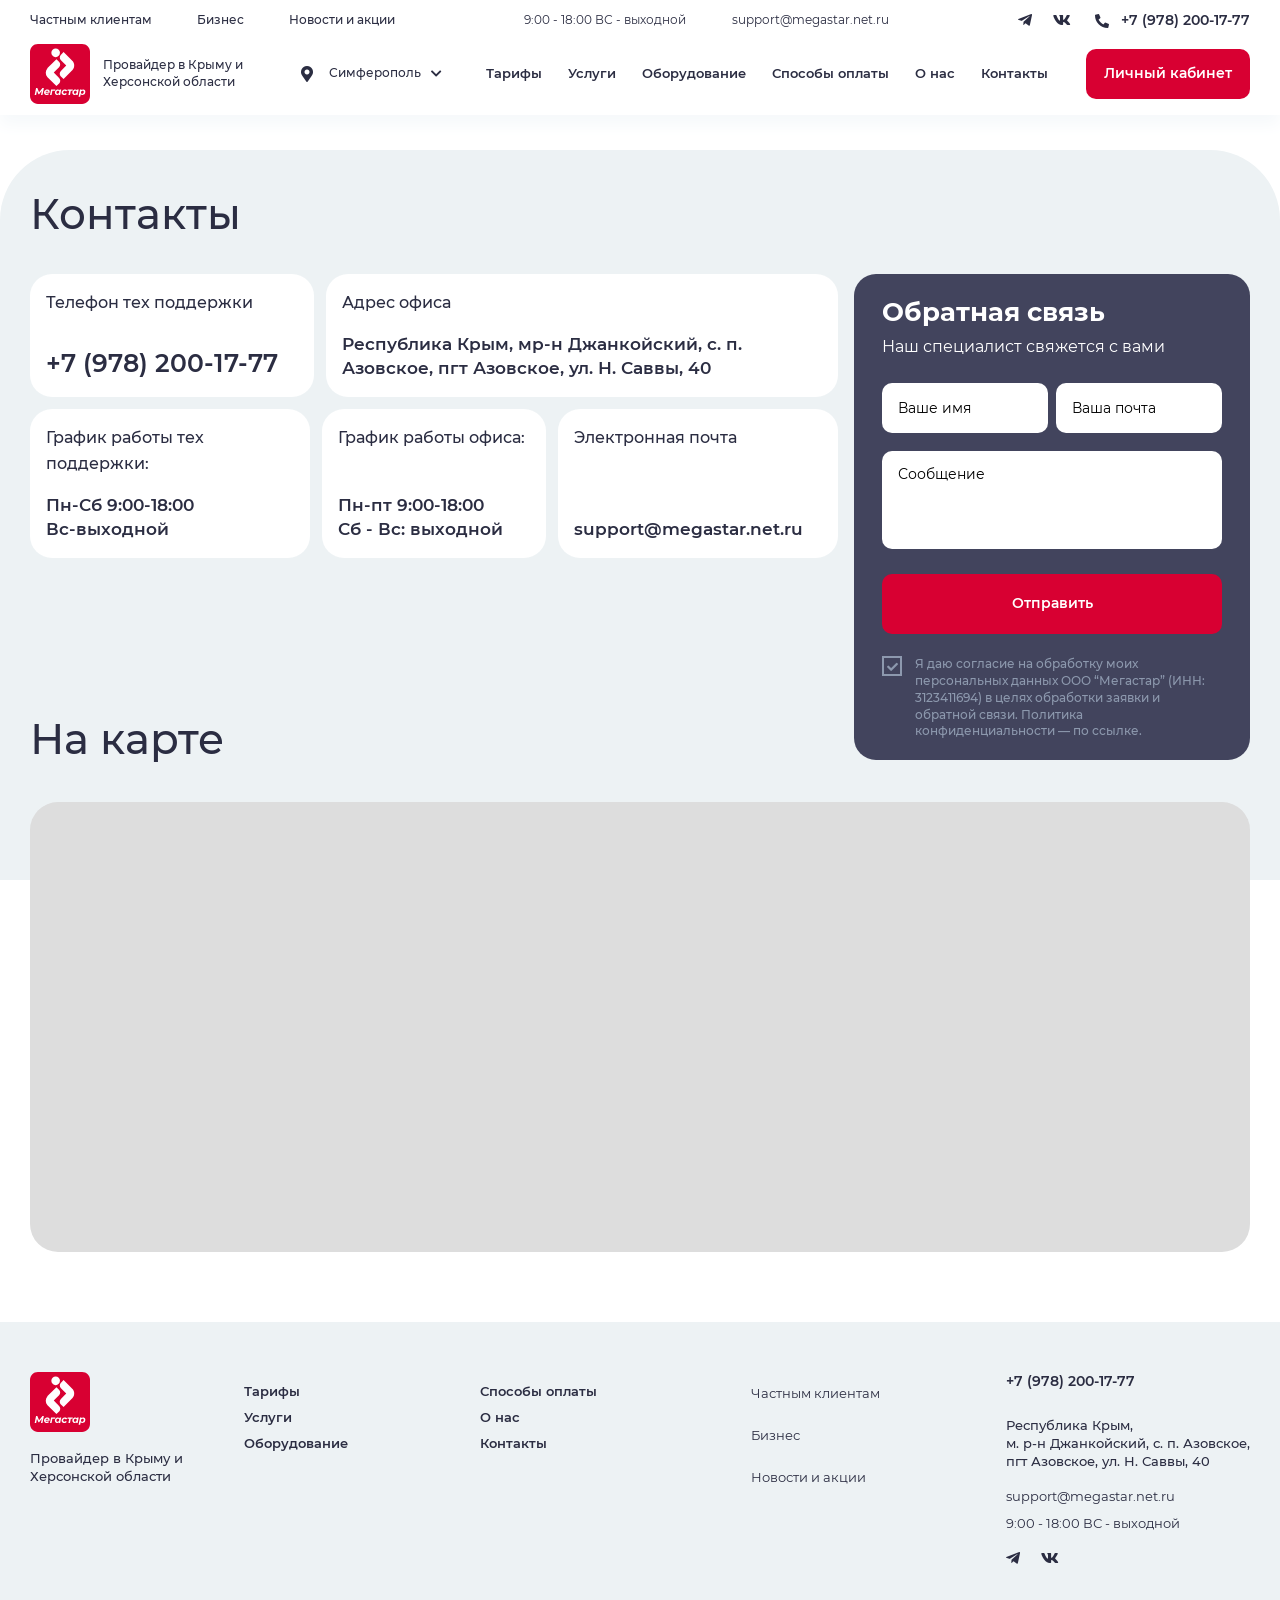
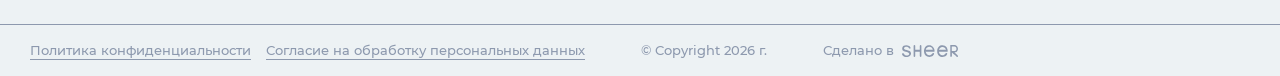
<file: contacts.html>
<!DOCTYPE html>
<!--[if lt IE 7]><html lang="ru" class="lt-ie9 lt-ie8 lt-ie7"><![endif]-->
<!--[if IE 7]><html lang="ru" class="lt-ie9 lt-ie8"><![endif]-->
<!--[if IE 8]><html lang="ru" class="lt-ie9"><![endif]-->
<!--[if gt IE 8]><!-->
<html lang="ru">
<!--<![endif]-->
<head>
	<meta charset="utf-8" />
	<title>Заголовок</title>
	<meta http-equiv="X-UA-Compatible" content="IE=edge" />
	<meta name="viewport" content="width=device-width, initial-scale=1, maximum-scale=1">
	<meta name="format-detection" content="telephone=no" />
	<link rel="shortcut icon" href="favicon.png" />
	<link rel="stylesheet" href="libs/bootstrap/bootstrap-grid.css" />
	<link rel="stylesheet" href="libs/fontawesome-free-5.12.0-web/css/all.min.css" />
	<link rel="stylesheet" href="libs/fancybox-master/dist/jquery.fancybox.min.css" />
	<link rel="stylesheet" href="libs/slick-1.5.9/slick/slick.css" />
	<link rel="stylesheet" href="css/fonts.css" />
	<link rel="stylesheet" href="css/main.css?ver=1.5" />
	<link rel="stylesheet" href="css/media.css?ver=1.5" />
</head>
<body>

	<div class="wrapper">

		<header class="header">
			<div class="container">
				<div class="header__top">
					<ul class="header__links">
						<li><a href="#">Частным клиентам</a></li>
						<li><a href="#">Бизнес</a></li>
						<li><a href="#">Новости и  акции</a></li>
					</ul>
					<div class="header__info">
						<p>9:00 - 18:00 ВС - выходной</p>
						<a href="mailto:support@megastar.net.ru">support@megastar.net.ru</a>
					</div>
					<div class="header__contacts">
						<ul class="socials-list">
							<li><a href="#" target="_blank"><i class="fab fa-telegram-plane"></i></a></li>
							<li><a href="#" target="_blank"><i class="fab fa-vk"></i></a></li>
						</ul>
						<a href="tel:+79782001777" class="phone-main"><i class="fas fa-phone-alt"></i> +7 (978) 200-17-77</a>
					</div>
				</div>
				<div class="header__bottom">
					<div class="logo-wrap">
						<a href="#" class="logo">
							<img src="img/logo.svg" alt="alt">
						</a>
						<div class="logo-descr">Провайдер в Крыму и Херсонской области</div>
					</div>
					<div class="location-main">
						<div class="location-main__value"><i class="fas fa-map-marker-alt"></i> Симферополь <i class="fas fa-chevron-down"></i></div>
					</div>
					<nav class="menu">
						<ul class="menu__list">
							<li><a href="#">Тарифы</a></li>
							<li><a href="#">Услуги</a></li>
							<li><a href="#">Оборудование</a></li>
							<li><a href="#">Способы оплаты</a></li>
							<li><a href="#">О нас</a></li>
							<li><a href="#">Контакты</a></li>
						</ul>
					</nav>
					<a href="#" class="btn-main">Личный кабинет</a>
					<a href="tel:+79782001777" class="phone-mobile"><i class="fas fa-phone-alt"></i></a>
					<div class="sandwich">
						<div class="sw-topper"></div>
						<div class="sw-bottom"></div>
						<div class="sw-footer"></div>
					</div>
				</div>
			</div>
			<div class="menu-mobile">
				<nav class="menu">
					<ul class="menu__list">
						<li><a href="#">Тарифы</a></li>
						<li><a href="#">Услуги</a></li>
						<li><a href="#">Оборудование</a></li>
						<li><a href="#">Способы оплаты</a></li>
						<li><a href="#">О нас</a></li>
						<li><a href="#">Контакты</a></li>
					</ul>
				</nav>
				<ul class="header__links">
					<li><a href="#">Частным клиентам</a></li>
					<li><a href="#">Бизнес</a></li>
					<li><a href="#">Новости и  акции</a></li>
				</ul>
				<div class="location-main">
					<div class="location-main__value"><i class="fas fa-map-marker-alt"></i> Симферополь <i class="fas fa-chevron-down"></i></div>
				</div>
				<div class="header__info">
					<p>9:00 - 18:00 ВС - выходной</p>
					<a href="mailto:support@megastar.net.ru">support@megastar.net.ru</a>
				</div>
				<div class="header__contacts">
					<ul class="socials-list">
						<li><a href="#" target="_blank"><i class="fab fa-telegram-plane"></i></a></li>
						<li><a href="#" target="_blank"><i class="fab fa-vk"></i></a></li>
					</ul>
					<a href="tel:+79782001777" class="phone-main"><i class="fas fa-phone-alt"></i> +7 (978) 200-17-77</a>
				</div>
				<a href="#" class="btn-main">Личный кабинет</a>
			</div>
			<div class="menu-overlay"></div>
		</header>

		<section class="page-contacts">
			<div class="container">
				<h1 class="title-section">Контакты</h1>
				<div class="row">
					<div class="col-xl-8">
						<div class="grid-contacts">
							<div class="item-contact">
								<div class="item-contact__title">Телефон тех поддержки</div>
								<div class="item-contact__content">
									<a href="tel:+79782001777" class="item-contact__phone">+7 (978) 200-17-77</a>
								</div>
							</div>
							<div class="item-contact">
								<div class="item-contact__title">Адрес офиса</div>
								<div class="item-contact__content">
									<p>Республика Крым, мр-н Джанкойский, с. п. Азовское, пгт Азовское, ул. Н. Саввы, 40</p>
								</div>
							</div>
						</div>
						<div class="grid-contacts grid-contacts--three">
							<div class="item-contact">
								<div class="item-contact__title">График работы тех поддержки:</div>
								<div class="item-contact__content">
									<p>Пн-Сб 9:00-18:00</p>
									<p>Вс-выходной</p>
								</div>
							</div>
							<div class="item-contact">
								<div class="item-contact__title">График работы офиса:</div>
								<div class="item-contact__content">
									<p>Пн-пт 9:00-18:00</p>
									<p>Сб - Вс: выходной</p>
								</div>
							</div>
							<div class="item-contact">
								<div class="item-contact__title">Электронная почта</div>
								<div class="item-contact__content">
									<a href="mailto:support@megastar.net.ru">support@megastar.net.ru</a>
								</div>
							</div>
						</div>
					</div>
					<div class="col-xl-4">
						<div class="form-page">
							<div class="form-page__title">Обратная связь</div>
							<div class="form-page__descr">Наш специалист свяжется с вами</div>
							<form>
								<div class="row">
									<div class="col-md-6">
										<div class="item-form">
											<input type="text" placeholder="Ваше имя" required>
										</div>
									</div>
									<div class="col-md-6">
										<div class="item-form">
											<input type="email" placeholder="Ваша почта" inputmode="email" required>
										</div>
									</div>
									<div class="col-12">
										<div class="item-form">
											<textarea placeholder="Сообщение"></textarea>
										</div>
									</div>
									<div class="col-12">
										<input type="submit" class="btn-main" value="Отправить">
									</div>
									<div class="col-12">
										<div class="checkbox">
											<label>
												<input type="checkbox" checked required />
												<span>Я даю согласие на обработку моих персональных данных ООО “Мегастар” (ИНН: 3123411694) в целях обработки заявки и обратной связи. Политика конфиденциальности — <a href="#">по ссылке</a>.</span>
											</label>
										</div>
									</div>
								</div>
							</form>
						</div>
					</div>
				</div>
			</div>
		</section>

		<section class="on-map">
			<div class="container">
				<h2 class="title-section">На карте</h2>
				<div id="map"></div>
			</div>
		</section>

		<footer class="footer">
			<div class="container">
				<div class="row">
					<div class="col-lg-2">
						<div class="logo-wrap">
							<a href="#" class="logo">
								<img src="img/logo.svg" alt="alt">
							</a>
							<div class="logo-descr">Провайдер в Крыму и Херсонской области</div>
						</div>
					</div>
					<div class="col-lg-2">
						<ul class="footer__nav">
							<li><a href="#">Тарифы</a></li>
							<li><a href="#">Услуги</a></li>
							<li><a href="#">Оборудование</a></li>
						</ul>
					</div>
					<div class="col-lg-3">
						<ul class="footer__nav">
							<li><a href="#">Способы оплаты</a></li>
							<li><a href="#">О нас</a></li>
							<li><a href="#">Контакты</a></li>
						</ul>
					</div>
					<div class="col-lg-2">
						<ul class="footer__menu">
							<li><a href="#">Частным клиентам</a></li>
							<li><a href="#">Бизнес</a></li>
							<li><a href="#">Новости и  акции</a></li>
						</ul>
					</div>
					<div class="col-lg-3 col-contacts">
						<div class="footer__contacts">
							<a href="tel:+79782001777" class="phone-main">+7 (978) 200-17-77</a>
							<p>Республика Крым, <br>м. р-н Джанкойский, с. п. Азовское, <br>пгт Азовское, ул. Н. Саввы, 40</p>
							<div class="footer__info">
								<p><a href="mailto:support@megastar.net.ru">support@megastar.net.ru</a></p>
								<p>9:00 - 18:00 ВС - выходной</p>
							</div>
							<ul class="socials-list">
								<li><a href="#" target="_blank"><i class="fab fa-telegram-plane"></i></a></li>
								<li><a href="#" target="_blank"><i class="fab fa-vk"></i></a></li>
							</ul>
						</div>
					</div>
				</div>
			</div>
			<div class="footer__bottom">
				<div class="container">
					<div class="footer__wrapper">
						<div class="footer__links">
							<a href="#">Политика конфиденциальности</a>
							<a href="#">Согласие на обработку персональных данных</a>
						</div>
						<div class="copyright">© Copyright 2026 г.</div>
						<div class="create">Сделано в <a href="#" target="_blank"><img src="img/sheer.svg" alt="alt"></a></div>
					</div>
				</div>
			</div>
		</footer>
		
	</div>


	<script src="libs/jquery/jquery-3.6.0.min.js"></script>
	<script src="libs/fancybox-master/dist/jquery.fancybox.min.js"></script>
	<script src="libs/slick-1.5.9/slick/slick.min.js"></script>
	<script src="libs/mask/jquery.maskedinput.js"></script>
	<script src="js/common.js?ver=1.5"></script>
	<script src="https://api-maps.yandex.ru/2.1/?lang=ru_RU"></script>
	<script>
		$(document).ready(function () {
			ymaps.ready(init);

			function init() {
				var myMap = new ymaps.Map('map', {
					center: [45.582587, 34.572618],
					zoom: 15
				}, {
					searchControlProvider: 'yandex#search'
				});

				myPlacemark = new ymaps.Placemark([45.582587, 34.572618], {
				}, {
					iconLayout: 'default#image',
					iconImageHref: 'img/pin.svg',
					hideIconOnBalloonOpen: false,
					iconImageSize: [24, 32],
					iconImageOffset: [-12, -32],
					balloonOffset: [0, -32]
				});
				myMap.controls.remove('searchControl');
				myMap.behaviors.disable('scrollZoom');
				myMap.geoObjects.add(myPlacemark);
			}
		});
	</script>
	<!-- Yandex.Metrika counter --><!-- /Yandex.Metrika counter -->
	<!-- Google Analytics counter --><!-- /Google Analytics counter -->
</body>
</html>
</file>
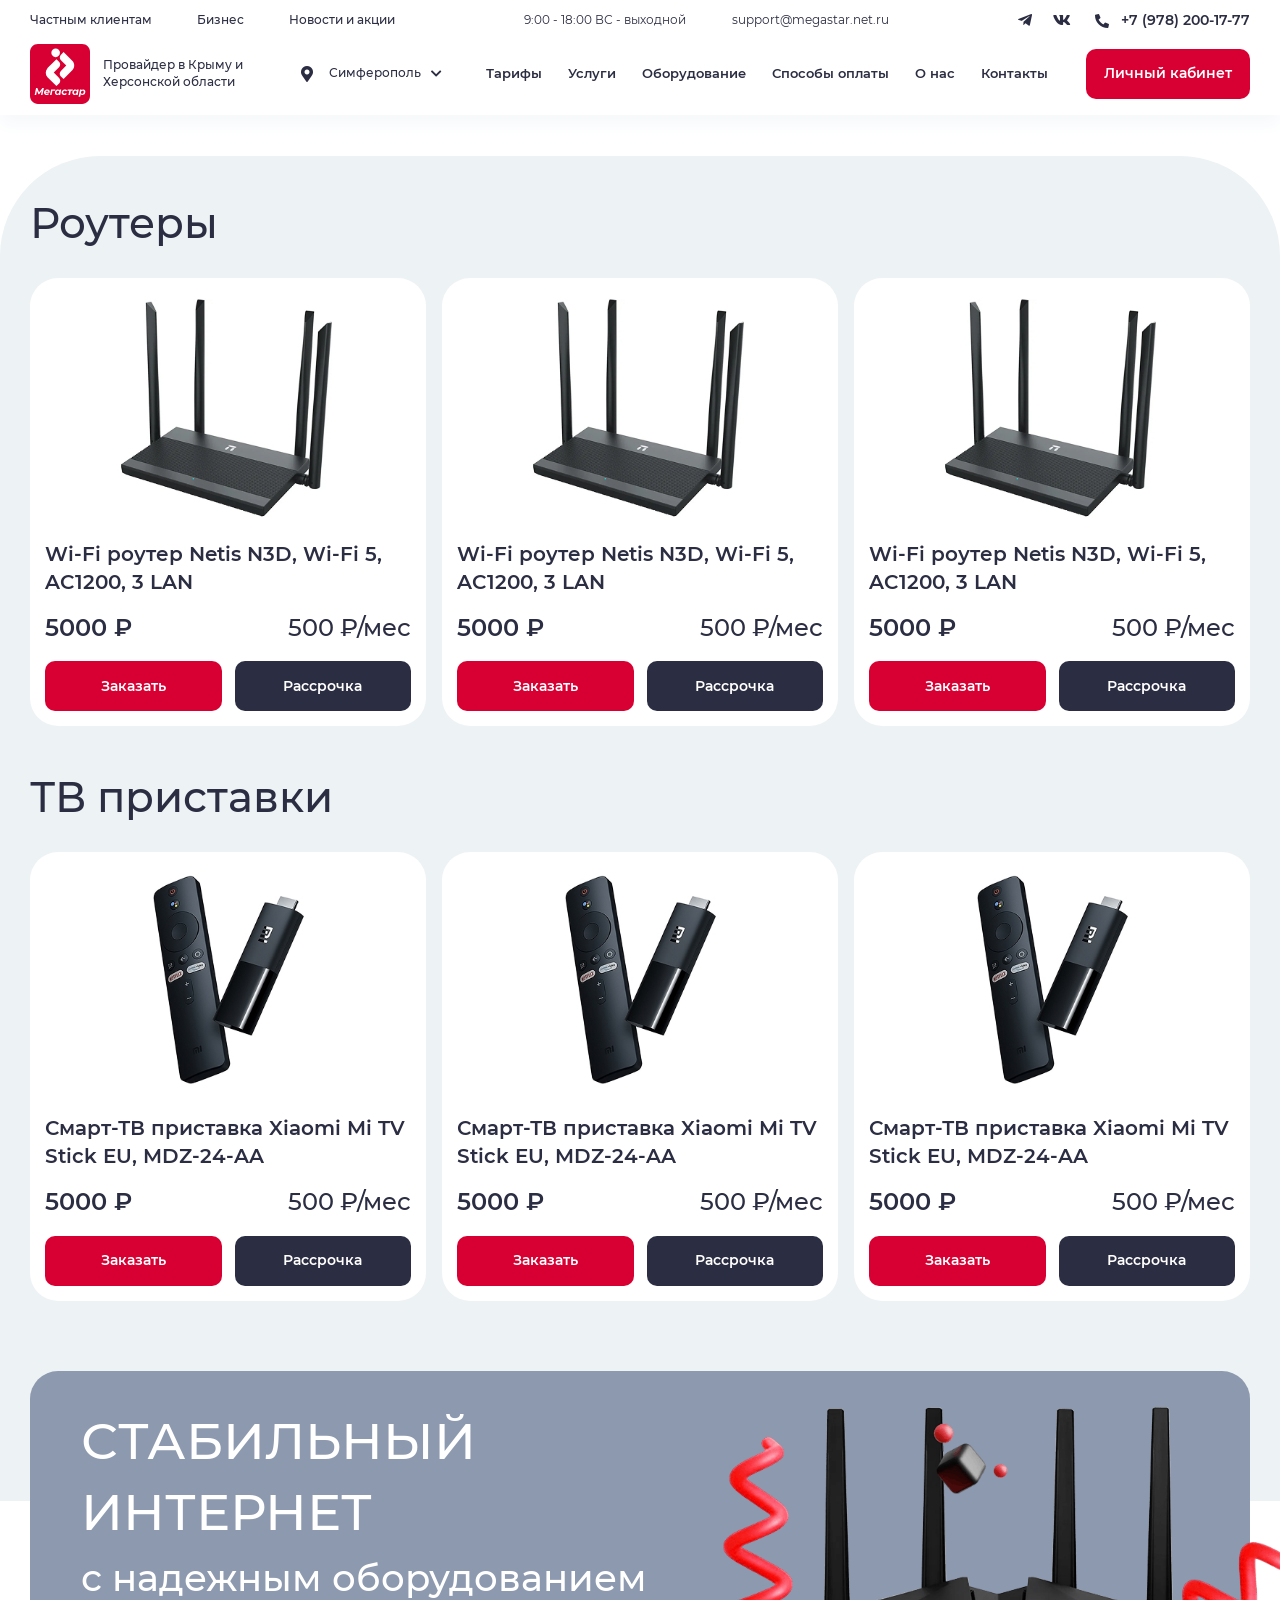
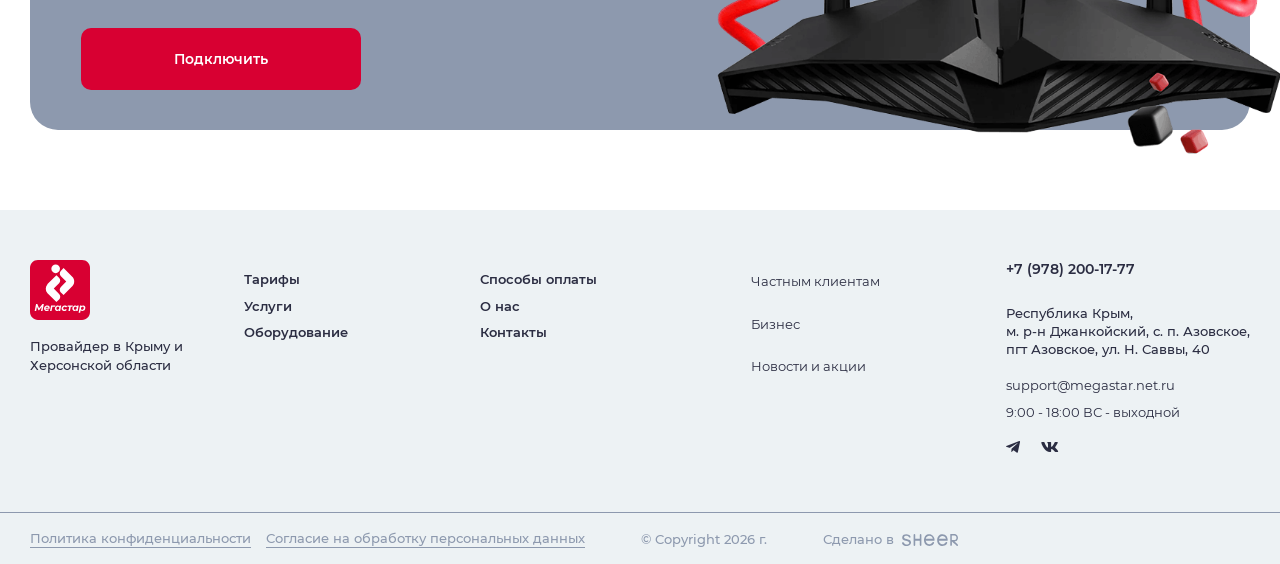
<file: equipment.html>
<!DOCTYPE html>
<!--[if lt IE 7]><html lang="ru" class="lt-ie9 lt-ie8 lt-ie7"><![endif]-->
<!--[if IE 7]><html lang="ru" class="lt-ie9 lt-ie8"><![endif]-->
<!--[if IE 8]><html lang="ru" class="lt-ie9"><![endif]-->
<!--[if gt IE 8]><!-->
<html lang="ru">
<!--<![endif]-->
<head>
	<meta charset="utf-8" />
	<title>Заголовок</title>
	<meta http-equiv="X-UA-Compatible" content="IE=edge" />
	<meta name="viewport" content="width=device-width, initial-scale=1, maximum-scale=1">
	<meta name="format-detection" content="telephone=no" />
	<link rel="shortcut icon" href="favicon.png" />
	<link rel="stylesheet" href="libs/bootstrap/bootstrap-grid.css" />
	<link rel="stylesheet" href="libs/fontawesome-free-5.12.0-web/css/all.min.css" />
	<link rel="stylesheet" href="libs/fancybox-master/dist/jquery.fancybox.min.css" />
	<link rel="stylesheet" href="libs/slick-1.5.9/slick/slick.css" />
	<link rel="stylesheet" href="css/fonts.css" />
	<link rel="stylesheet" href="css/main.css?ver=1.5" />
	<link rel="stylesheet" href="css/media.css?ver=1.5" />
</head>
<body>

	<div class="wrapper">

		<header class="header">
			<div class="container">
				<div class="header__top">
					<ul class="header__links">
						<li><a href="#">Частным клиентам</a></li>
						<li><a href="#">Бизнес</a></li>
						<li><a href="#">Новости и  акции</a></li>
					</ul>
					<div class="header__info">
						<p>9:00 - 18:00 ВС - выходной</p>
						<a href="mailto:support@megastar.net.ru">support@megastar.net.ru</a>
					</div>
					<div class="header__contacts">
						<ul class="socials-list">
							<li><a href="#" target="_blank"><i class="fab fa-telegram-plane"></i></a></li>
							<li><a href="#" target="_blank"><i class="fab fa-vk"></i></a></li>
						</ul>
						<a href="tel:+79782001777" class="phone-main"><i class="fas fa-phone-alt"></i> +7 (978) 200-17-77</a>
					</div>
				</div>
				<div class="header__bottom">
					<div class="logo-wrap">
						<a href="#" class="logo">
							<img src="img/logo.svg" alt="alt">
						</a>
						<div class="logo-descr">Провайдер в Крыму и Херсонской области</div>
					</div>
					<div class="location-main">
						<div class="location-main__value"><i class="fas fa-map-marker-alt"></i> Симферополь <i class="fas fa-chevron-down"></i></div>
					</div>
					<nav class="menu">
						<ul class="menu__list">
							<li><a href="#">Тарифы</a></li>
							<li><a href="#">Услуги</a></li>
							<li><a href="#">Оборудование</a></li>
							<li><a href="#">Способы оплаты</a></li>
							<li><a href="#">О нас</a></li>
							<li><a href="#">Контакты</a></li>
						</ul>
					</nav>
					<a href="#" class="btn-main">Личный кабинет</a>
					<a href="tel:+79782001777" class="phone-mobile"><i class="fas fa-phone-alt"></i></a>
					<div class="sandwich">
						<div class="sw-topper"></div>
						<div class="sw-bottom"></div>
						<div class="sw-footer"></div>
					</div>
				</div>
			</div>
			<div class="menu-mobile">
				<nav class="menu">
					<ul class="menu__list">
						<li><a href="#">Тарифы</a></li>
						<li><a href="#">Услуги</a></li>
						<li><a href="#">Оборудование</a></li>
						<li><a href="#">Способы оплаты</a></li>
						<li><a href="#">О нас</a></li>
						<li><a href="#">Контакты</a></li>
					</ul>
				</nav>
				<ul class="header__links">
					<li><a href="#">Частным клиентам</a></li>
					<li><a href="#">Бизнес</a></li>
					<li><a href="#">Новости и  акции</a></li>
				</ul>
				<div class="location-main">
					<div class="location-main__value"><i class="fas fa-map-marker-alt"></i> Симферополь <i class="fas fa-chevron-down"></i></div>
				</div>
				<div class="header__info">
					<p>9:00 - 18:00 ВС - выходной</p>
					<a href="mailto:support@megastar.net.ru">support@megastar.net.ru</a>
				</div>
				<div class="header__contacts">
					<ul class="socials-list">
						<li><a href="#" target="_blank"><i class="fab fa-telegram-plane"></i></a></li>
						<li><a href="#" target="_blank"><i class="fab fa-vk"></i></a></li>
					</ul>
					<a href="tel:+79782001777" class="phone-main"><i class="fas fa-phone-alt"></i> +7 (978) 200-17-77</a>
				</div>
				<a href="#" class="btn-main">Личный кабинет</a>
			</div>
			<div class="menu-overlay"></div>
		</header>

		<section class="equipment">
			<div class="container">
				<h2 class="title-section">Роутеры</h2>
				<div class="row row--main">
					<div class="col-lg-4 col-md-6">
						<div class="item-catalog">
							<a href="#" class="item-catalog__image">
								<img src="img/catalog1.jpg" alt="alt">
							</a>
							<a href="#" class="title-small">Wi-Fi роутер Netis N3D, Wi-Fi 5, AC1200, 3 LAN</a>
							<div class="item-catalog__prices">
								<div class="price-main">5000 ₽</div>
								<div class="price-old">500 ₽/мес</div>
							</div>
							<div class="item-catalog__buttons">
								<a href="#" class="btn-main">Заказать</a>
								<a href="#" class="btn-main btn-main--page">Рассрочка</a>
							</div>
						</div>
					</div>
					<div class="col-lg-4 col-md-6">
						<div class="item-catalog">
							<a href="#" class="item-catalog__image">
								<img src="img/catalog1.jpg" alt="alt">
							</a>
							<a href="#" class="title-small">Wi-Fi роутер Netis N3D, Wi-Fi 5, AC1200, 3 LAN</a>
							<div class="item-catalog__prices">
								<div class="price-main">5000 ₽</div>
								<div class="price-old">500 ₽/мес</div>
							</div>
							<div class="item-catalog__buttons">
								<a href="#" class="btn-main">Заказать</a>
								<a href="#" class="btn-main btn-main--page">Рассрочка</a>
							</div>
						</div>
					</div>
					<div class="col-lg-4 col-md-6">
						<div class="item-catalog">
							<a href="#" class="item-catalog__image">
								<img src="img/catalog1.jpg" alt="alt">
							</a>
							<a href="#" class="title-small">Wi-Fi роутер Netis N3D, Wi-Fi 5, AC1200, 3 LAN</a>
							<div class="item-catalog__prices">
								<div class="price-main">5000 ₽</div>
								<div class="price-old">500 ₽/мес</div>
							</div>
							<div class="item-catalog__buttons">
								<a href="#" class="btn-main">Заказать</a>
								<a href="#" class="btn-main btn-main--page">Рассрочка</a>
							</div>
						</div>
					</div>
				</div>
				<h2 class="title-section">ТВ приставки</h2>
				<div class="row row--main">
					<div class="col-lg-4 col-md-6">
						<div class="item-catalog">
							<a href="#" class="item-catalog__image">
								<img src="img/catalog2.jpg" alt="alt">
							</a>
							<a href="#" class="title-small">Смарт-ТВ приставка Xiaomi Mi TV Stick EU, MDZ-24-AA</a>
							<div class="item-catalog__prices">
								<div class="price-main">5000 ₽</div>
								<div class="price-old">500 ₽/мес</div>
							</div>
							<div class="item-catalog__buttons">
								<a href="#" class="btn-main">Заказать</a>
								<a href="#" class="btn-main btn-main--page">Рассрочка</a>
							</div>
						</div>
					</div>
					<div class="col-lg-4 col-md-6">
						<div class="item-catalog">
							<a href="#" class="item-catalog__image">
								<img src="img/catalog2.jpg" alt="alt">
							</a>
							<a href="#" class="title-small">Смарт-ТВ приставка Xiaomi Mi TV Stick EU, MDZ-24-AA</a>
							<div class="item-catalog__prices">
								<div class="price-main">5000 ₽</div>
								<div class="price-old">500 ₽/мес</div>
							</div>
							<div class="item-catalog__buttons">
								<a href="#" class="btn-main">Заказать</a>
								<a href="#" class="btn-main btn-main--page">Рассрочка</a>
							</div>
						</div>
					</div>
					<div class="col-lg-4 col-md-6">
						<div class="item-catalog">
							<a href="#" class="item-catalog__image">
								<img src="img/catalog2.jpg" alt="alt">
							</a>
							<a href="#" class="title-small">Смарт-ТВ приставка Xiaomi Mi TV Stick EU, MDZ-24-AA</a>
							<div class="item-catalog__prices">
								<div class="price-main">5000 ₽</div>
								<div class="price-old">500 ₽/мес</div>
							</div>
							<div class="item-catalog__buttons">
								<a href="#" class="btn-main">Заказать</a>
								<a href="#" class="btn-main btn-main--page">Рассрочка</a>
							</div>
						</div>
					</div>
				</div>
			</div>
		</section>

		<section class="billbord-page billbord-page--router">
			<div class="container">
				<div class="billbord-page__main">
					<h2 class="title-main"><span>Стабильный интернет</span></h2>
					<div class="title-section">с надежным оборудованием</div>
					<a href="#" class="btn-main">Подключить</a>
					<div class="billbord-page__image">
						<img src="img/billbord_router.png" alt="alt">
					</div>
				</div>
			</div>
		</section>

		<footer class="footer">
			<div class="container">
				<div class="row">
					<div class="col-lg-2">
						<div class="logo-wrap">
							<a href="#" class="logo">
								<img src="img/logo.svg" alt="alt">
							</a>
							<div class="logo-descr">Провайдер в Крыму и Херсонской области</div>
						</div>
					</div>
					<div class="col-lg-2">
						<ul class="footer__nav">
							<li><a href="#">Тарифы</a></li>
							<li><a href="#">Услуги</a></li>
							<li><a href="#">Оборудование</a></li>
						</ul>
					</div>
					<div class="col-lg-3">
						<ul class="footer__nav">
							<li><a href="#">Способы оплаты</a></li>
							<li><a href="#">О нас</a></li>
							<li><a href="#">Контакты</a></li>
						</ul>
					</div>
					<div class="col-lg-2">
						<ul class="footer__menu">
							<li><a href="#">Частным клиентам</a></li>
							<li><a href="#">Бизнес</a></li>
							<li><a href="#">Новости и  акции</a></li>
						</ul>
					</div>
					<div class="col-lg-3 col-contacts">
						<div class="footer__contacts">
							<a href="tel:+79782001777" class="phone-main">+7 (978) 200-17-77</a>
							<p>Республика Крым, <br>м. р-н Джанкойский, с. п. Азовское, <br>пгт Азовское, ул. Н. Саввы, 40</p>
							<div class="footer__info">
								<p><a href="mailto:support@megastar.net.ru">support@megastar.net.ru</a></p>
								<p>9:00 - 18:00 ВС - выходной</p>
							</div>
							<ul class="socials-list">
								<li><a href="#" target="_blank"><i class="fab fa-telegram-plane"></i></a></li>
								<li><a href="#" target="_blank"><i class="fab fa-vk"></i></a></li>
							</ul>
						</div>
					</div>
				</div>
			</div>
			<div class="footer__bottom">
				<div class="container">
					<div class="footer__wrapper">
						<div class="footer__links">
							<a href="#">Политика конфиденциальности</a>
							<a href="#">Согласие на обработку персональных данных</a>
						</div>
						<div class="copyright">© Copyright 2026 г.</div>
						<div class="create">Сделано в <a href="#" target="_blank"><img src="img/sheer.svg" alt="alt"></a></div>
					</div>
				</div>
			</div>
		</footer>
		
	</div>


	<script src="libs/jquery/jquery-3.6.0.min.js"></script>
	<script src="libs/fancybox-master/dist/jquery.fancybox.min.js"></script>
	<script src="libs/slick-1.5.9/slick/slick.min.js"></script>
	<script src="libs/mask/jquery.maskedinput.js"></script>
	<script src="js/common.js?ver=1.5"></script>
	<!-- Yandex.Metrika counter --><!-- /Yandex.Metrika counter -->
	<!-- Google Analytics counter --><!-- /Google Analytics counter -->
</body>
</html>
</file>
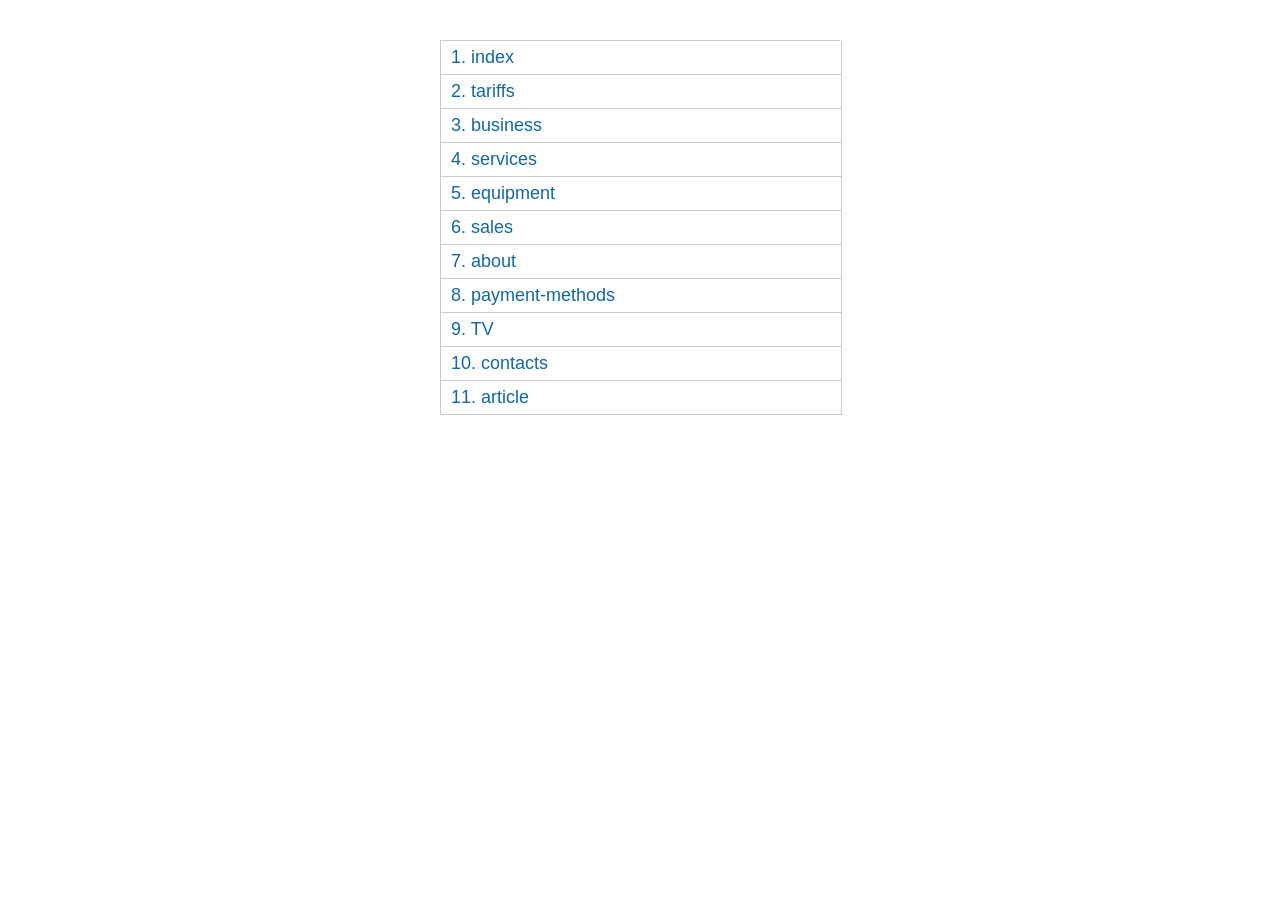
<file: map.html>
<!DOCTYPE html>
<!--[if lt IE 7]><html lang="ru" class="lt-ie9 lt-ie8 lt-ie7"><![endif]-->
<!--[if IE 7]><html lang="ru" class="lt-ie9 lt-ie8"><![endif]-->
<!--[if IE 8]><html lang="ru" class="lt-ie9"><![endif]-->
<!--[if gt IE 8]><!-->
<html lang="ru">
<!--<![endif]-->
<head>
	<meta charset="utf-8" />
	<title>Заголовок</title>
	<meta name="description" content="" />
	<meta http-equiv="X-UA-Compatible" content="IE=edge" />
	<meta name="viewport" content="width=device-width, initial-scale=1.0" />
</head>
<body> 

	<div class="wrapper"> 
		<div class="count_pages">
			<ul>
				<li><a href="index.html" target="_blanck">index</a></li>
				<li><a href="tariffs.html" target="_blanck">tariffs</a></li>
				<li><a href="business.html" target="_blanck">business</a></li>
				<li><a href="services.html" target="_blanck">services</a></li>
				<li><a href="equipment.html" target="_blanck">equipment</a></li>
				<li><a href="sales.html" target="_blanck">sales</a></li>
				<li><a href="about.html" target="_blanck">about</a></li>
				<li><a href="payment-methods.html" target="_blanck">payment-methods</a></li>
				<li><a href="TV.html" target="_blanck">TV</a></li>
				<li><a href="contacts.html" target="_blanck">contacts</a></li>
				<li><a href="article.html" target="_blanck">article</a></li>
			</ul>
		</div> 
	</div>   
      
	<style> 
		.count_pages a:before {
			counter-increment: list1;
			content: counter(list1) ". "; 
		}
		.count_pages li {
			list-style: none;
			margin-bottom: 0px;
			border: 1px solid #ccc;
			border-top: none;
			width: 100%;
		}
		.count_pages {
			margin: 0;
			width: 400px;
			margin: auto;
			font-family: sans-serif;
			margin-top: 40px;
			max-width: 100%;
			border-top: 1px solid #ccc;
			counter-reset: list1;
			margin-bottom: 40px;
		}
		.count_pages ul {
			margin: 0;
			padding: 0;
		}
		.count_pages a {
			font-size: 18px;
			color: #15669F;
			text-decoration: none;
			display: block;
			padding: 6px 10px;
		}
		.count_pages a:hover {
			text-decoration: underline;
		}
	</style>
</body>
</html>
</file>
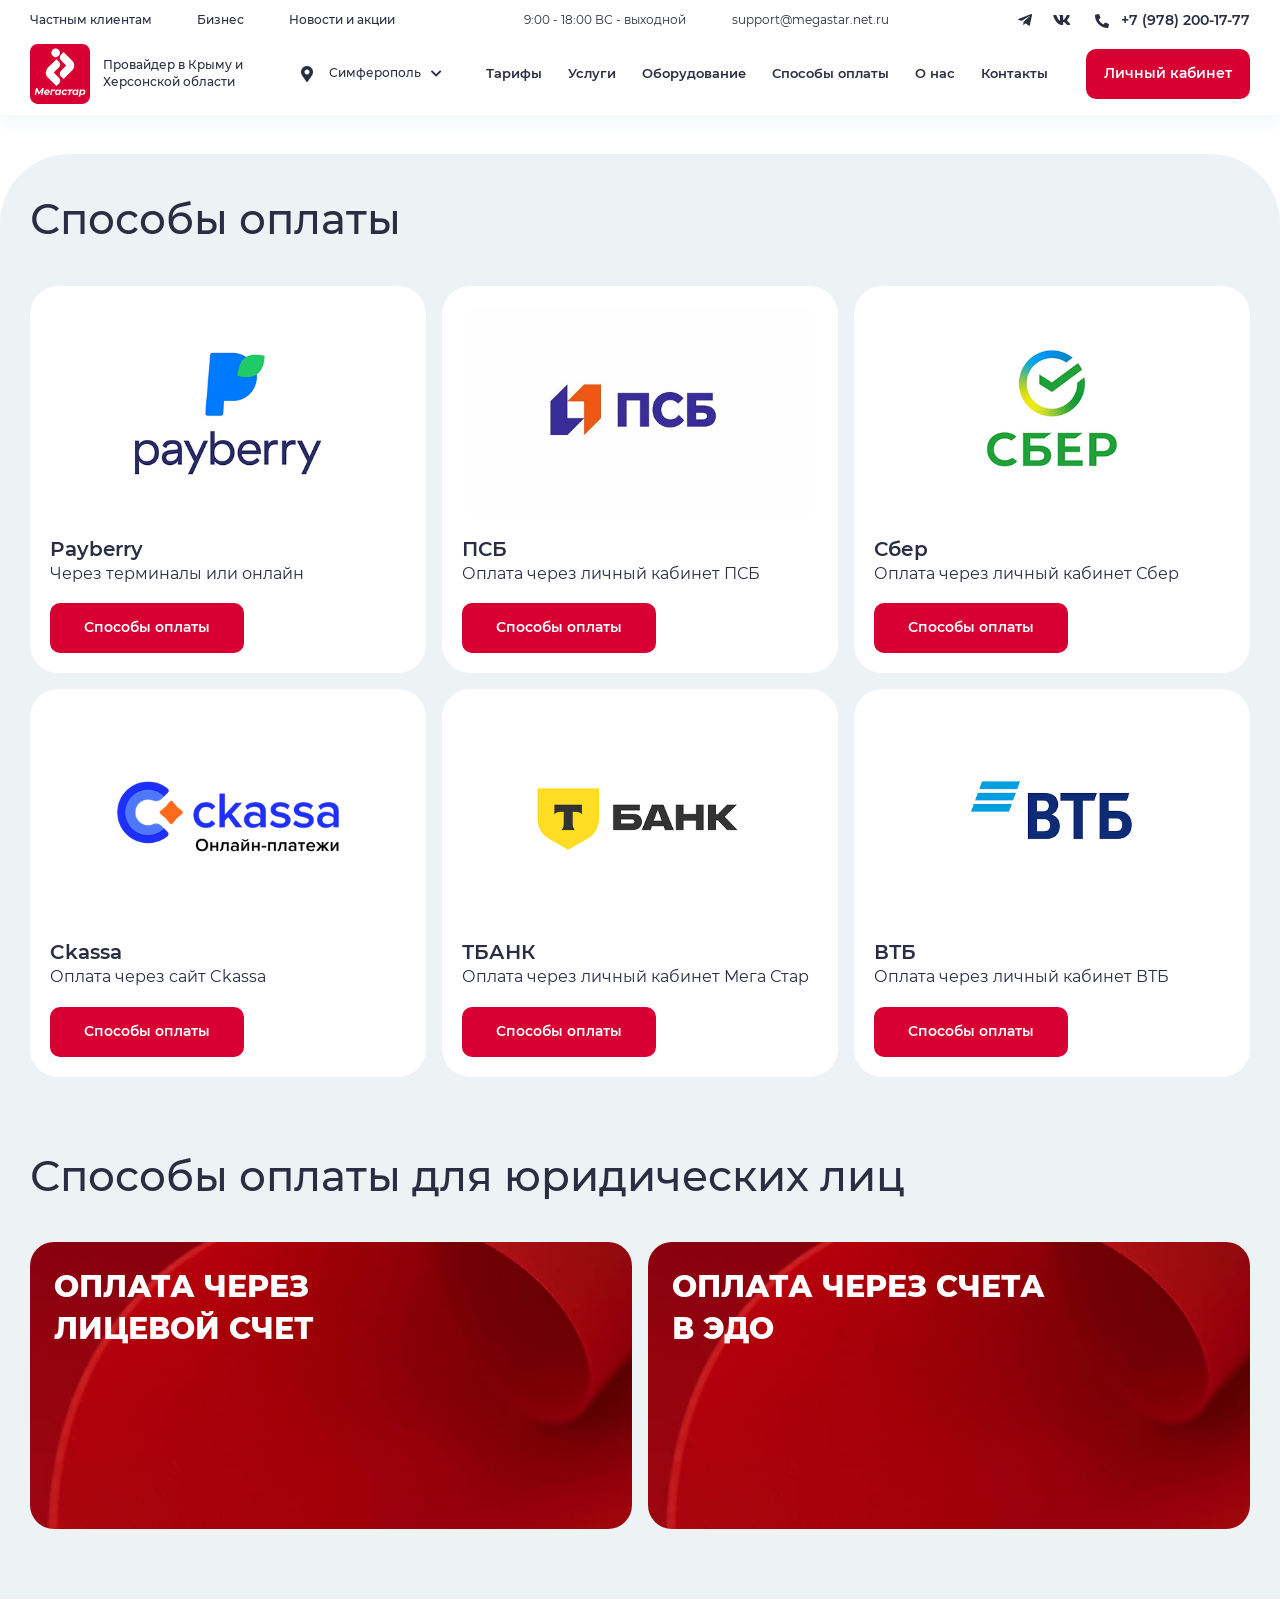
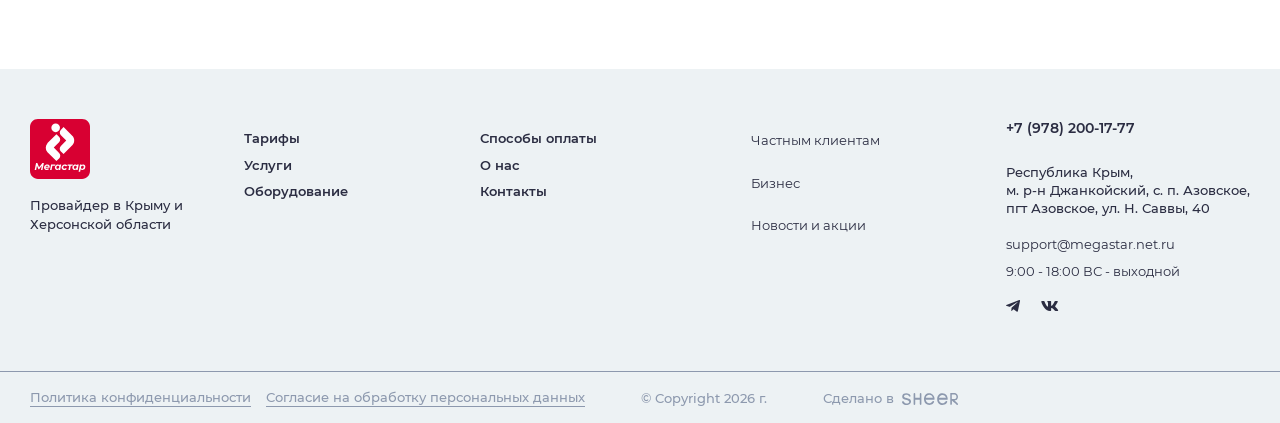
<file: payment-methods.html>
<!DOCTYPE html>
<!--[if lt IE 7]><html lang="ru" class="lt-ie9 lt-ie8 lt-ie7"><![endif]-->
<!--[if IE 7]><html lang="ru" class="lt-ie9 lt-ie8"><![endif]-->
<!--[if IE 8]><html lang="ru" class="lt-ie9"><![endif]-->
<!--[if gt IE 8]><!-->
<html lang="ru">
<!--<![endif]-->
<head>
	<meta charset="utf-8" />
	<title>Заголовок</title>
	<meta http-equiv="X-UA-Compatible" content="IE=edge" />
	<meta name="viewport" content="width=device-width, initial-scale=1, maximum-scale=1">
	<meta name="format-detection" content="telephone=no" />
	<link rel="shortcut icon" href="favicon.png" />
	<link rel="stylesheet" href="libs/bootstrap/bootstrap-grid.css" />
	<link rel="stylesheet" href="libs/fontawesome-free-5.12.0-web/css/all.min.css" />
	<link rel="stylesheet" href="libs/fancybox-master/dist/jquery.fancybox.min.css" />
	<link rel="stylesheet" href="libs/slick-1.5.9/slick/slick.css" />
	<link rel="stylesheet" href="css/fonts.css" />
	<link rel="stylesheet" href="css/main.css?ver=1.5" />
	<link rel="stylesheet" href="css/media.css?ver=1.5" />
</head>
<body>

	<div class="wrapper">

		<header class="header">
			<div class="container">
				<div class="header__top">
					<ul class="header__links">
						<li><a href="#">Частным клиентам</a></li>
						<li><a href="#">Бизнес</a></li>
						<li><a href="#">Новости и  акции</a></li>
					</ul>
					<div class="header__info">
						<p>9:00 - 18:00 ВС - выходной</p>
						<a href="mailto:support@megastar.net.ru">support@megastar.net.ru</a>
					</div>
					<div class="header__contacts">
						<ul class="socials-list">
							<li><a href="#" target="_blank"><i class="fab fa-telegram-plane"></i></a></li>
							<li><a href="#" target="_blank"><i class="fab fa-vk"></i></a></li>
						</ul>
						<a href="tel:+79782001777" class="phone-main"><i class="fas fa-phone-alt"></i> +7 (978) 200-17-77</a>
					</div>
				</div>
				<div class="header__bottom">
					<div class="logo-wrap">
						<a href="#" class="logo">
							<img src="img/logo.svg" alt="alt">
						</a>
						<div class="logo-descr">Провайдер в Крыму и Херсонской области</div>
					</div>
					<div class="location-main">
						<div class="location-main__value"><i class="fas fa-map-marker-alt"></i> Симферополь <i class="fas fa-chevron-down"></i></div>
					</div>
					<nav class="menu">
						<ul class="menu__list">
							<li><a href="#">Тарифы</a></li>
							<li><a href="#">Услуги</a></li>
							<li><a href="#">Оборудование</a></li>
							<li><a href="#">Способы оплаты</a></li>
							<li><a href="#">О нас</a></li>
							<li><a href="#">Контакты</a></li>
						</ul>
					</nav>
					<a href="#" class="btn-main">Личный кабинет</a>
					<a href="tel:+79782001777" class="phone-mobile"><i class="fas fa-phone-alt"></i></a>
					<div class="sandwich">
						<div class="sw-topper"></div>
						<div class="sw-bottom"></div>
						<div class="sw-footer"></div>
					</div>
				</div>
			</div>
			<div class="menu-mobile">
				<nav class="menu">
					<ul class="menu__list">
						<li><a href="#">Тарифы</a></li>
						<li><a href="#">Услуги</a></li>
						<li><a href="#">Оборудование</a></li>
						<li><a href="#">Способы оплаты</a></li>
						<li><a href="#">О нас</a></li>
						<li><a href="#">Контакты</a></li>
					</ul>
				</nav>
				<ul class="header__links">
					<li><a href="#">Частным клиентам</a></li>
					<li><a href="#">Бизнес</a></li>
					<li><a href="#">Новости и  акции</a></li>
				</ul>
				<div class="location-main">
					<div class="location-main__value"><i class="fas fa-map-marker-alt"></i> Симферополь <i class="fas fa-chevron-down"></i></div>
				</div>
				<div class="header__info">
					<p>9:00 - 18:00 ВС - выходной</p>
					<a href="mailto:support@megastar.net.ru">support@megastar.net.ru</a>
				</div>
				<div class="header__contacts">
					<ul class="socials-list">
						<li><a href="#" target="_blank"><i class="fab fa-telegram-plane"></i></a></li>
						<li><a href="#" target="_blank"><i class="fab fa-vk"></i></a></li>
					</ul>
					<a href="tel:+79782001777" class="phone-main"><i class="fas fa-phone-alt"></i> +7 (978) 200-17-77</a>
				</div>
				<a href="#" class="btn-main">Личный кабинет</a>
			</div>
			<div class="menu-overlay"></div>
		</header>

		<section class="page-payment">
			<div class="container">
				<h1 class="title-section">Способы оплаты</h1>
				<div class="row row--main">
					<div class="col-lg-4 col-md-6">
						<div class="item-payment">
							<div class="item-payment__image">
								<img src="img/payment1.png" alt="alt">
							</div>
							<div class="title-small">Payberry</div>
							<p>Через терминалы или онлайн</p>
							<a href="#" class="btn-main">Способы оплаты</a>
						</div>
					</div>
					<div class="col-lg-4 col-md-6">
						<div class="item-payment">
							<div class="item-payment__image">
								<img src="img/payment2.png" alt="alt">
							</div>
							<div class="title-small">ПСБ</div>
							<p>Оплата через личный кабинет ПСБ</p>
							<a href="#" class="btn-main">Способы оплаты</a>
						</div>
					</div>
					<div class="col-lg-4 col-md-6">
						<div class="item-payment">
							<div class="item-payment__image">
								<img src="img/payment3.png" alt="alt">
							</div>
							<div class="title-small">Сбер</div>
							<p>Оплата через личный кабинет Сбер</p>
							<a href="#" class="btn-main">Способы оплаты</a>
						</div>
					</div>
					<div class="col-lg-4 col-md-6">
						<div class="item-payment">
							<div class="item-payment__image">
								<img src="img/payment4.png" alt="alt">
							</div>
							<div class="title-small">Ckassa</div>
							<p>Оплата через сайт Ckassa</p>
							<a href="#" class="btn-main">Способы оплаты</a>
						</div>
					</div>
					<div class="col-lg-4 col-md-6">
						<div class="item-payment">
							<div class="item-payment__image">
								<img src="img/payment5.png" alt="alt">
							</div>
							<div class="title-small">ТБАНК</div>
							<p>Оплата через личный кабинет Мега Стар</p>
							<a href="#" class="btn-main">Способы оплаты</a>
						</div>
					</div>
					<div class="col-lg-4 col-md-6">
						<div class="item-payment">
							<div class="item-payment__image">
								<img src="img/payment6.png" alt="alt">
							</div>
							<div class="title-small">ВТБ</div>
							<p>Оплата через личный кабинет ВТБ</p>
							<a href="#" class="btn-main">Способы оплаты</a>
						</div>
					</div>
				</div>
				<h2 class="title-section">Способы оплаты для юридических лиц</h2>
				<div class="row row--main">
					<div class="col-lg-6">
						<div class="unit-payment">
							<div class="unit-payment__title">Оплата через <br>лицевой счет</div>
							<div class="unit-payment__image">
								<img src="img/unit_payment1.jpg" alt="alt">
							</div>
						</div>
					</div>
					<div class="col-lg-6">
						<div class="unit-payment">
							<div class="unit-payment__title">Оплата через счета <br>в Эдо</div>
							<div class="unit-payment__image">
								<img src="img/unit_payment1.jpg" alt="alt">
							</div>
						</div>
					</div>
				</div>
			</div>
		</section>

		<footer class="footer">
			<div class="container">
				<div class="row">
					<div class="col-lg-2">
						<div class="logo-wrap">
							<a href="#" class="logo">
								<img src="img/logo.svg" alt="alt">
							</a>
							<div class="logo-descr">Провайдер в Крыму и Херсонской области</div>
						</div>
					</div>
					<div class="col-lg-2">
						<ul class="footer__nav">
							<li><a href="#">Тарифы</a></li>
							<li><a href="#">Услуги</a></li>
							<li><a href="#">Оборудование</a></li>
						</ul>
					</div>
					<div class="col-lg-3">
						<ul class="footer__nav">
							<li><a href="#">Способы оплаты</a></li>
							<li><a href="#">О нас</a></li>
							<li><a href="#">Контакты</a></li>
						</ul>
					</div>
					<div class="col-lg-2">
						<ul class="footer__menu">
							<li><a href="#">Частным клиентам</a></li>
							<li><a href="#">Бизнес</a></li>
							<li><a href="#">Новости и  акции</a></li>
						</ul>
					</div>
					<div class="col-lg-3 col-contacts">
						<div class="footer__contacts">
							<a href="tel:+79782001777" class="phone-main">+7 (978) 200-17-77</a>
							<p>Республика Крым, <br>м. р-н Джанкойский, с. п. Азовское, <br>пгт Азовское, ул. Н. Саввы, 40</p>
							<div class="footer__info">
								<p><a href="mailto:support@megastar.net.ru">support@megastar.net.ru</a></p>
								<p>9:00 - 18:00 ВС - выходной</p>
							</div>
							<ul class="socials-list">
								<li><a href="#" target="_blank"><i class="fab fa-telegram-plane"></i></a></li>
								<li><a href="#" target="_blank"><i class="fab fa-vk"></i></a></li>
							</ul>
						</div>
					</div>
				</div>
			</div>
			<div class="footer__bottom">
				<div class="container">
					<div class="footer__wrapper">
						<div class="footer__links">
							<a href="#">Политика конфиденциальности</a>
							<a href="#">Согласие на обработку персональных данных</a>
						</div>
						<div class="copyright">© Copyright 2026 г.</div>
						<div class="create">Сделано в <a href="#" target="_blank"><img src="img/sheer.svg" alt="alt"></a></div>
					</div>
				</div>
			</div>
		</footer>
		
	</div>


	<script src="libs/jquery/jquery-3.6.0.min.js"></script>
	<script src="libs/fancybox-master/dist/jquery.fancybox.min.js"></script>
	<script src="libs/slick-1.5.9/slick/slick.min.js"></script>
	<script src="libs/mask/jquery.maskedinput.js"></script>
	<script src="js/common.js?ver=1.5"></script>
	<!-- Yandex.Metrika counter --><!-- /Yandex.Metrika counter -->
	<!-- Google Analytics counter --><!-- /Google Analytics counter -->
</body>
</html>
</file>
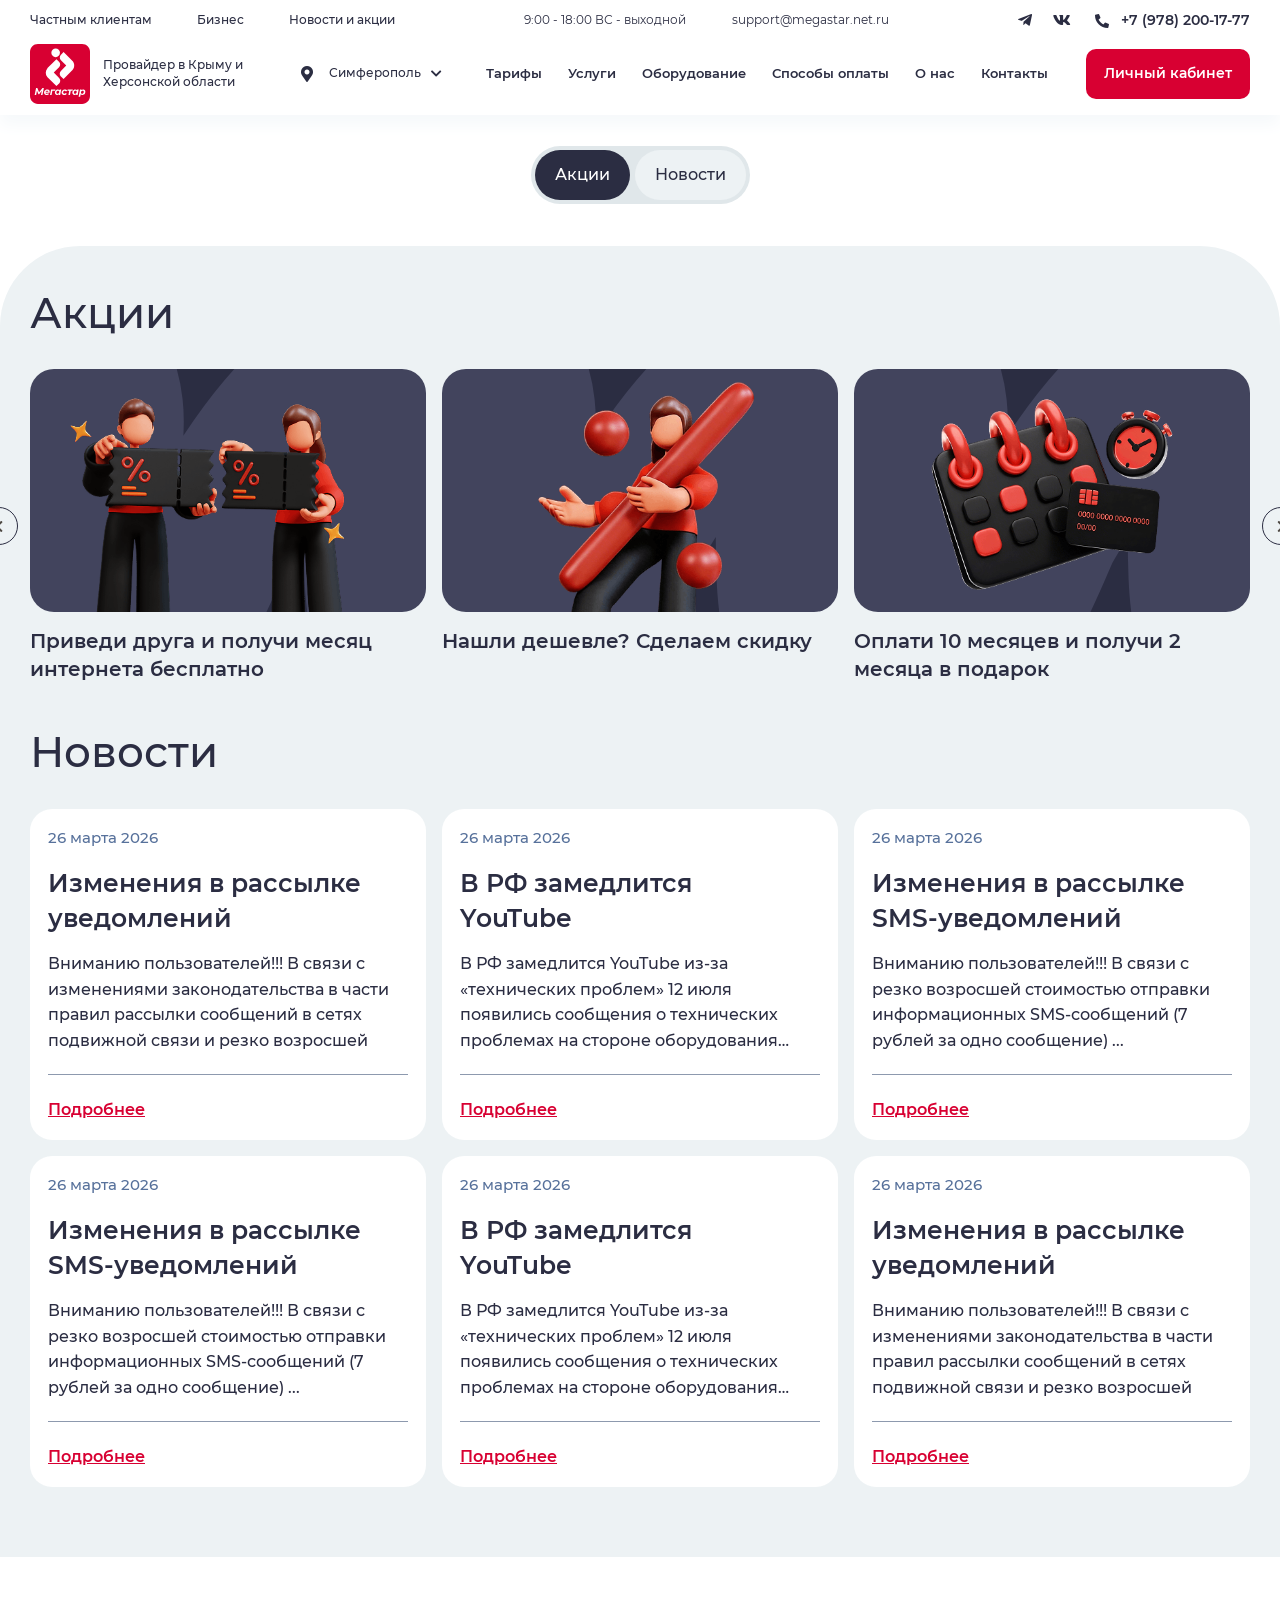
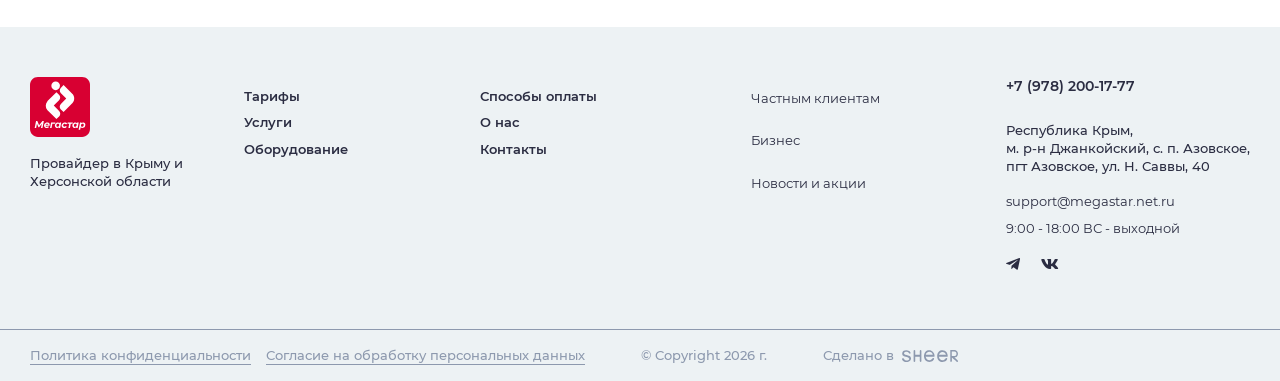
<file: sales.html>
<!DOCTYPE html>
<!--[if lt IE 7]><html lang="ru" class="lt-ie9 lt-ie8 lt-ie7"><![endif]-->
<!--[if IE 7]><html lang="ru" class="lt-ie9 lt-ie8"><![endif]-->
<!--[if IE 8]><html lang="ru" class="lt-ie9"><![endif]-->
<!--[if gt IE 8]><!-->
<html lang="ru">
<!--<![endif]-->
<head>
	<meta charset="utf-8" />
	<title>Заголовок</title>
	<meta http-equiv="X-UA-Compatible" content="IE=edge" />
	<meta name="viewport" content="width=device-width, initial-scale=1, maximum-scale=1">
	<meta name="format-detection" content="telephone=no" />
	<link rel="shortcut icon" href="favicon.png" />
	<link rel="stylesheet" href="libs/bootstrap/bootstrap-grid.css" />
	<link rel="stylesheet" href="libs/fontawesome-free-5.12.0-web/css/all.min.css" />
	<link rel="stylesheet" href="libs/fancybox-master/dist/jquery.fancybox.min.css" />
	<link rel="stylesheet" href="libs/slick-1.5.9/slick/slick.css" />
	<link rel="stylesheet" href="css/fonts.css" />
	<link rel="stylesheet" href="css/main.css?ver=1.5" />
	<link rel="stylesheet" href="css/media.css?ver=1.5" />
</head>
<body>

	<div class="wrapper">

		<header class="header">
			<div class="container">
				<div class="header__top">
					<ul class="header__links">
						<li><a href="#">Частным клиентам</a></li>
						<li><a href="#">Бизнес</a></li>
						<li><a href="#">Новости и  акции</a></li>
					</ul>
					<div class="header__info">
						<p>9:00 - 18:00 ВС - выходной</p>
						<a href="mailto:support@megastar.net.ru">support@megastar.net.ru</a>
					</div>
					<div class="header__contacts">
						<ul class="socials-list">
							<li><a href="#" target="_blank"><i class="fab fa-telegram-plane"></i></a></li>
							<li><a href="#" target="_blank"><i class="fab fa-vk"></i></a></li>
						</ul>
						<a href="tel:+79782001777" class="phone-main"><i class="fas fa-phone-alt"></i> +7 (978) 200-17-77</a>
					</div>
				</div>
				<div class="header__bottom">
					<div class="logo-wrap">
						<a href="#" class="logo">
							<img src="img/logo.svg" alt="alt">
						</a>
						<div class="logo-descr">Провайдер в Крыму и Херсонской области</div>
					</div>
					<div class="location-main">
						<div class="location-main__value"><i class="fas fa-map-marker-alt"></i> Симферополь <i class="fas fa-chevron-down"></i></div>
					</div>
					<nav class="menu">
						<ul class="menu__list">
							<li><a href="#">Тарифы</a></li>
							<li><a href="#">Услуги</a></li>
							<li><a href="#">Оборудование</a></li>
							<li><a href="#">Способы оплаты</a></li>
							<li><a href="#">О нас</a></li>
							<li><a href="#">Контакты</a></li>
						</ul>
					</nav>
					<a href="#" class="btn-main">Личный кабинет</a>
					<a href="tel:+79782001777" class="phone-mobile"><i class="fas fa-phone-alt"></i></a>
					<div class="sandwich">
						<div class="sw-topper"></div>
						<div class="sw-bottom"></div>
						<div class="sw-footer"></div>
					</div>
				</div>
			</div>
			<div class="menu-mobile">
				<nav class="menu">
					<ul class="menu__list">
						<li><a href="#">Тарифы</a></li>
						<li><a href="#">Услуги</a></li>
						<li><a href="#">Оборудование</a></li>
						<li><a href="#">Способы оплаты</a></li>
						<li><a href="#">О нас</a></li>
						<li><a href="#">Контакты</a></li>
					</ul>
				</nav>
				<ul class="header__links">
					<li><a href="#">Частным клиентам</a></li>
					<li><a href="#">Бизнес</a></li>
					<li><a href="#">Новости и  акции</a></li>
				</ul>
				<div class="location-main">
					<div class="location-main__value"><i class="fas fa-map-marker-alt"></i> Симферополь <i class="fas fa-chevron-down"></i></div>
				</div>
				<div class="header__info">
					<p>9:00 - 18:00 ВС - выходной</p>
					<a href="mailto:support@megastar.net.ru">support@megastar.net.ru</a>
				</div>
				<div class="header__contacts">
					<ul class="socials-list">
						<li><a href="#" target="_blank"><i class="fab fa-telegram-plane"></i></a></li>
						<li><a href="#" target="_blank"><i class="fab fa-vk"></i></a></li>
					</ul>
					<a href="tel:+79782001777" class="phone-main"><i class="fas fa-phone-alt"></i> +7 (978) 200-17-77</a>
				</div>
				<a href="#" class="btn-main">Личный кабинет</a>
			</div>
			<div class="menu-overlay"></div>
		</header>

		<section class="sales">
			<div class="container">
				<div class="tabs-wrapper">
					<ul class="tabs">
						<li class="active"><a href="#tab1">Акции</a></li>
						<li><a href="#tab2">Новости</a></li>
					</ul>
				</div>
			</div>
			<div class="sales__main">
				<div class="container">
					<div class="tab-container">
						<div class="tab-pane" id="tab1">
							<h2 class="title-section">Акции</h2>
							<div class="slider-three">
								<div>
									<a href="#" class="item-sale">
										<span class="item-sale__image">
											<img src="img/sale1.png" alt="alt">
										</span>
										<span class="title-small">Приведи друга и получи месяц интернета бесплатно</span>
									</a>
								</div>
								<div>
									<a href="#" class="item-sale">
										<span class="item-sale__image">
											<img src="img/sale2.png" alt="alt">
										</span>
										<span class="title-small">Нашли дешевле? Сделаем скидку</span>
									</a>
								</div>
								<div>
									<a href="#" class="item-sale">
										<span class="item-sale__image">
											<img src="img/sale3.png" alt="alt">
										</span>
										<span class="title-small">Оплати 10 месяцев и получи 2 месяца в подарок</span>
									</a>
								</div>
								<div>
									<a href="#" class="item-sale">
										<span class="item-sale__image">
											<img src="img/sale1.png" alt="alt">
										</span>
										<span class="title-small">Приведи друга и получи месяц интернета бесплатно</span>
									</a>
								</div>
							</div>
							<h3 class="title-section">Новости</h3>
							<div class="row row--main">
								<div class="col-lg-4 col-md-6">
									<div class="item-news">
										<div class="item-news__date">26 марта 2026</div>
										<a href="#" class="item-news__title">Изменения в рассылке уведомлений</a>
										<div class="item-news__text">
											<p>Вниманию пользователей!!! В связи с изменениями законодательства в части правил рассылки сообщений в сетях подвижной связи и резко возросшей</p>
										</div>
										<div class="item-news__bottom">
											<a href="#" class="item-news__link">Подробнее</a>
										</div>
									</div>
								</div>
								<div class="col-lg-4 col-md-6">
									<div class="item-news">
										<div class="item-news__date">26 марта 2026</div>
										<a href="#" class="item-news__title">В РФ замедлится <br>YouTube</a>
										<div class="item-news__text">
											<p>В РФ замедлится YouTube из-за «технических проблем» 12 июля появились сообщения о технических проблемах на стороне оборудования Google, которое ускоряет ....</p>
										</div>
										<div class="item-news__bottom">
											<a href="#" class="item-news__link">Подробнее</a>
										</div>
									</div>
								</div>
								<div class="col-lg-4 col-md-6">
									<div class="item-news">
										<div class="item-news__date">26 марта 2026</div>
										<a href="#" class="item-news__title">Изменения в рассылке SMS-уведомлений</a>
										<div class="item-news__text">
											<p>Вниманию пользователей!!! В связи с резко возросшей стоимостью отправки информационных SMS-сообщений (7 рублей за одно сообщение) ...</p>
										</div>
										<div class="item-news__bottom">
											<a href="#" class="item-news__link">Подробнее</a>
										</div>
									</div>
								</div>
								<div class="col-lg-4 col-md-6">
									<div class="item-news">
										<div class="item-news__date">26 марта 2026</div>
										<a href="#" class="item-news__title">Изменения в рассылке SMS-уведомлений</a>
										<div class="item-news__text">
											<p>Вниманию пользователей!!! В связи с резко возросшей стоимостью отправки информационных SMS-сообщений (7 рублей за одно сообщение) ...</p>
										</div>
										<div class="item-news__bottom">
											<a href="#" class="item-news__link">Подробнее</a>
										</div>
									</div>
								</div>
								<div class="col-lg-4 col-md-6">
									<div class="item-news">
										<div class="item-news__date">26 марта 2026</div>
										<a href="#" class="item-news__title">В РФ замедлится <br>YouTube</a>
										<div class="item-news__text">
											<p>В РФ замедлится YouTube из-за «технических проблем» 12 июля появились сообщения о технических проблемах на стороне оборудования Google, которое ускоряет ....</p>
										</div>
										<div class="item-news__bottom">
											<a href="#" class="item-news__link">Подробнее</a>
										</div>
									</div>
								</div>
								<div class="col-lg-4 col-md-6">
									<div class="item-news">
										<div class="item-news__date">26 марта 2026</div>
										<a href="#" class="item-news__title">Изменения в рассылке уведомлений</a>
										<div class="item-news__text">
											<p>Вниманию пользователей!!! В связи с изменениями законодательства в части правил рассылки сообщений в сетях подвижной связи и резко возросшей</p>
										</div>
										<div class="item-news__bottom">
											<a href="#" class="item-news__link">Подробнее</a>
										</div>
									</div>
								</div>
							</div>
						</div>
						<div class="tab-pane" id="tab2">
							<h2 class="title-section">Акции</h2>
							<div class="slider-three">
								<div>
									<a href="#" class="item-sale">
										<span class="item-sale__image">
											<img src="img/sale1.png" alt="alt">
										</span>
										<span class="title-small">Приведи друга и получи месяц интернета бесплатно</span>
									</a>
								</div>
								<div>
									<a href="#" class="item-sale">
										<span class="item-sale__image">
											<img src="img/sale2.png" alt="alt">
										</span>
										<span class="title-small">Нашли дешевле? Сделаем скидку</span>
									</a>
								</div>
								<div>
									<a href="#" class="item-sale">
										<span class="item-sale__image">
											<img src="img/sale3.png" alt="alt">
										</span>
										<span class="title-small">Оплати 10 месяцев и получи 2 месяца в подарок</span>
									</a>
								</div>
								<div>
									<a href="#" class="item-sale">
										<span class="item-sale__image">
											<img src="img/sale1.png" alt="alt">
										</span>
										<span class="title-small">Приведи друга и получи месяц интернета бесплатно</span>
									</a>
								</div>
							</div>
							<h3 class="title-section">Новости</h3>
							<div class="row row--main">
								<div class="col-lg-4 col-md-6">
									<div class="item-news">
										<div class="item-news__date">26 марта 2026</div>
										<a href="#" class="item-news__title">Изменения в рассылке уведомлений</a>
										<div class="item-news__text">
											<p>Вниманию пользователей!!! В связи с изменениями законодательства в части правил рассылки сообщений в сетях подвижной связи и резко возросшей</p>
										</div>
										<div class="item-news__bottom">
											<a href="#" class="item-news__link">Подробнее</a>
										</div>
									</div>
								</div>
								<div class="col-lg-4 col-md-6">
									<div class="item-news">
										<div class="item-news__date">26 марта 2026</div>
										<a href="#" class="item-news__title">В РФ замедлится <br>YouTube</a>
										<div class="item-news__text">
											<p>В РФ замедлится YouTube из-за «технических проблем» 12 июля появились сообщения о технических проблемах на стороне оборудования Google, которое ускоряет ....</p>
										</div>
										<div class="item-news__bottom">
											<a href="#" class="item-news__link">Подробнее</a>
										</div>
									</div>
								</div>
								<div class="col-lg-4 col-md-6">
									<div class="item-news">
										<div class="item-news__date">26 марта 2026</div>
										<a href="#" class="item-news__title">Изменения в рассылке SMS-уведомлений</a>
										<div class="item-news__text">
											<p>Вниманию пользователей!!! В связи с резко возросшей стоимостью отправки информационных SMS-сообщений (7 рублей за одно сообщение) ...</p>
										</div>
										<div class="item-news__bottom">
											<a href="#" class="item-news__link">Подробнее</a>
										</div>
									</div>
								</div>
								<div class="col-lg-4 col-md-6">
									<div class="item-news">
										<div class="item-news__date">26 марта 2026</div>
										<a href="#" class="item-news__title">Изменения в рассылке SMS-уведомлений</a>
										<div class="item-news__text">
											<p>Вниманию пользователей!!! В связи с резко возросшей стоимостью отправки информационных SMS-сообщений (7 рублей за одно сообщение) ...</p>
										</div>
										<div class="item-news__bottom">
											<a href="#" class="item-news__link">Подробнее</a>
										</div>
									</div>
								</div>
								<div class="col-lg-4 col-md-6">
									<div class="item-news">
										<div class="item-news__date">26 марта 2026</div>
										<a href="#" class="item-news__title">В РФ замедлится <br>YouTube</a>
										<div class="item-news__text">
											<p>В РФ замедлится YouTube из-за «технических проблем» 12 июля появились сообщения о технических проблемах на стороне оборудования Google, которое ускоряет ....</p>
										</div>
										<div class="item-news__bottom">
											<a href="#" class="item-news__link">Подробнее</a>
										</div>
									</div>
								</div>
								<div class="col-lg-4 col-md-6">
									<div class="item-news">
										<div class="item-news__date">26 марта 2026</div>
										<a href="#" class="item-news__title">Изменения в рассылке уведомлений</a>
										<div class="item-news__text">
											<p>Вниманию пользователей!!! В связи с изменениями законодательства в части правил рассылки сообщений в сетях подвижной связи и резко возросшей</p>
										</div>
										<div class="item-news__bottom">
											<a href="#" class="item-news__link">Подробнее</a>
										</div>
									</div>
								</div>
							</div>
						</div>
					</div>
				</div>
			</div>
		</section>

		<footer class="footer">
			<div class="container">
				<div class="row">
					<div class="col-lg-2">
						<div class="logo-wrap">
							<a href="#" class="logo">
								<img src="img/logo.svg" alt="alt">
							</a>
							<div class="logo-descr">Провайдер в Крыму и Херсонской области</div>
						</div>
					</div>
					<div class="col-lg-2">
						<ul class="footer__nav">
							<li><a href="#">Тарифы</a></li>
							<li><a href="#">Услуги</a></li>
							<li><a href="#">Оборудование</a></li>
						</ul>
					</div>
					<div class="col-lg-3">
						<ul class="footer__nav">
							<li><a href="#">Способы оплаты</a></li>
							<li><a href="#">О нас</a></li>
							<li><a href="#">Контакты</a></li>
						</ul>
					</div>
					<div class="col-lg-2">
						<ul class="footer__menu">
							<li><a href="#">Частным клиентам</a></li>
							<li><a href="#">Бизнес</a></li>
							<li><a href="#">Новости и  акции</a></li>
						</ul>
					</div>
					<div class="col-lg-3 col-contacts">
						<div class="footer__contacts">
							<a href="tel:+79782001777" class="phone-main">+7 (978) 200-17-77</a>
							<p>Республика Крым, <br>м. р-н Джанкойский, с. п. Азовское, <br>пгт Азовское, ул. Н. Саввы, 40</p>
							<div class="footer__info">
								<p><a href="mailto:support@megastar.net.ru">support@megastar.net.ru</a></p>
								<p>9:00 - 18:00 ВС - выходной</p>
							</div>
							<ul class="socials-list">
								<li><a href="#" target="_blank"><i class="fab fa-telegram-plane"></i></a></li>
								<li><a href="#" target="_blank"><i class="fab fa-vk"></i></a></li>
							</ul>
						</div>
					</div>
				</div>
			</div>
			<div class="footer__bottom">
				<div class="container">
					<div class="footer__wrapper">
						<div class="footer__links">
							<a href="#">Политика конфиденциальности</a>
							<a href="#">Согласие на обработку персональных данных</a>
						</div>
						<div class="copyright">© Copyright 2026 г.</div>
						<div class="create">Сделано в <a href="#" target="_blank"><img src="img/sheer.svg" alt="alt"></a></div>
					</div>
				</div>
			</div>
		</footer>
		
	</div>


	<script src="libs/jquery/jquery-3.6.0.min.js"></script>
	<script src="libs/fancybox-master/dist/jquery.fancybox.min.js"></script>
	<script src="libs/slick-1.5.9/slick/slick.min.js"></script>
	<script src="libs/mask/jquery.maskedinput.js"></script>
	<script src="js/common.js?ver=1.5"></script>
	<!-- Yandex.Metrika counter --><!-- /Yandex.Metrika counter -->
	<!-- Google Analytics counter --><!-- /Google Analytics counter -->
</body>
</html>
</file>
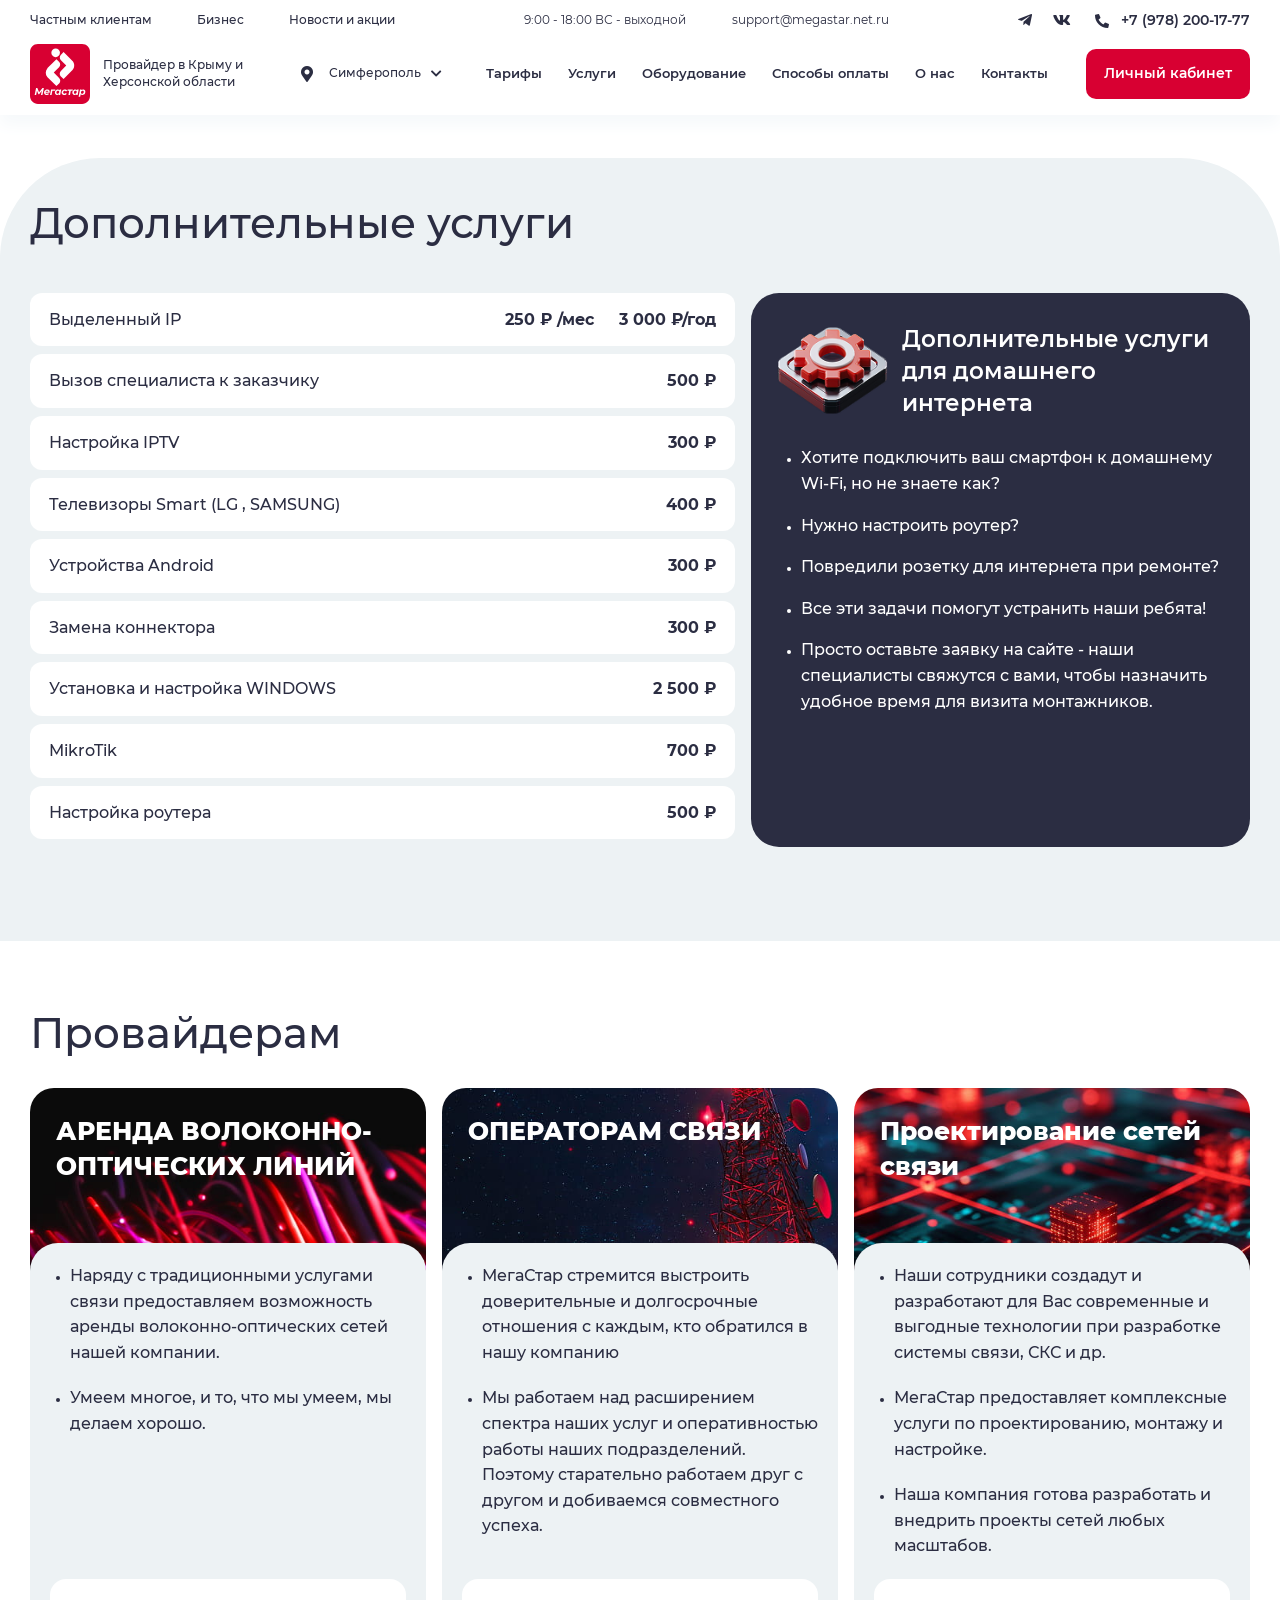
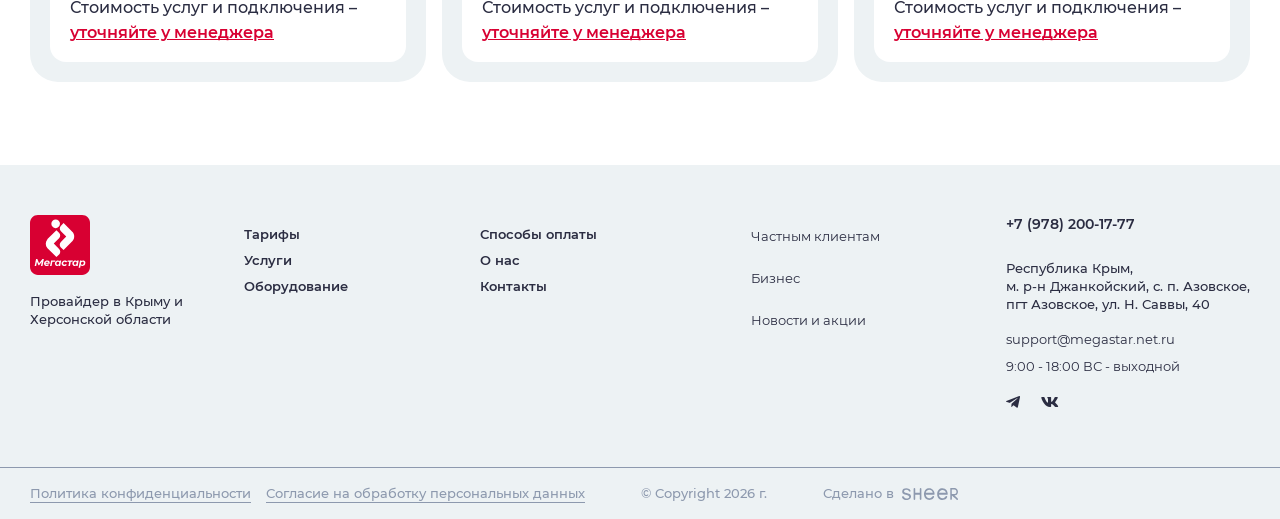
<file: services.html>
<!DOCTYPE html>
<!--[if lt IE 7]><html lang="ru" class="lt-ie9 lt-ie8 lt-ie7"><![endif]-->
<!--[if IE 7]><html lang="ru" class="lt-ie9 lt-ie8"><![endif]-->
<!--[if IE 8]><html lang="ru" class="lt-ie9"><![endif]-->
<!--[if gt IE 8]><!-->
<html lang="ru">
<!--<![endif]-->
<head>
	<meta charset="utf-8" />
	<title>Заголовок</title>
	<meta http-equiv="X-UA-Compatible" content="IE=edge" />
	<meta name="viewport" content="width=device-width, initial-scale=1, maximum-scale=1">
	<meta name="format-detection" content="telephone=no" />
	<link rel="shortcut icon" href="favicon.png" />
	<link rel="stylesheet" href="libs/bootstrap/bootstrap-grid.css" />
	<link rel="stylesheet" href="libs/fontawesome-free-5.12.0-web/css/all.min.css" />
	<link rel="stylesheet" href="libs/fancybox-master/dist/jquery.fancybox.min.css" />
	<link rel="stylesheet" href="libs/slick-1.5.9/slick/slick.css" />
	<link rel="stylesheet" href="css/fonts.css" />
	<link rel="stylesheet" href="css/main.css?ver=1.5" />
	<link rel="stylesheet" href="css/media.css?ver=1.5" />
</head>
<body>

	<div class="wrapper">

		<header class="header">
			<div class="container">
				<div class="header__top">
					<ul class="header__links">
						<li><a href="#">Частным клиентам</a></li>
						<li><a href="#">Бизнес</a></li>
						<li><a href="#">Новости и  акции</a></li>
					</ul>
					<div class="header__info">
						<p>9:00 - 18:00 ВС - выходной</p>
						<a href="mailto:support@megastar.net.ru">support@megastar.net.ru</a>
					</div>
					<div class="header__contacts">
						<ul class="socials-list">
							<li><a href="#" target="_blank"><i class="fab fa-telegram-plane"></i></a></li>
							<li><a href="#" target="_blank"><i class="fab fa-vk"></i></a></li>
						</ul>
						<a href="tel:+79782001777" class="phone-main"><i class="fas fa-phone-alt"></i> +7 (978) 200-17-77</a>
					</div>
				</div>
				<div class="header__bottom">
					<div class="logo-wrap">
						<a href="#" class="logo">
							<img src="img/logo.svg" alt="alt">
						</a>
						<div class="logo-descr">Провайдер в Крыму и Херсонской области</div>
					</div>
					<div class="location-main">
						<div class="location-main__value"><i class="fas fa-map-marker-alt"></i> Симферополь <i class="fas fa-chevron-down"></i></div>
					</div>
					<nav class="menu">
						<ul class="menu__list">
							<li><a href="#">Тарифы</a></li>
							<li><a href="#">Услуги</a></li>
							<li><a href="#">Оборудование</a></li>
							<li><a href="#">Способы оплаты</a></li>
							<li><a href="#">О нас</a></li>
							<li><a href="#">Контакты</a></li>
						</ul>
					</nav>
					<a href="#" class="btn-main">Личный кабинет</a>
					<a href="tel:+79782001777" class="phone-mobile"><i class="fas fa-phone-alt"></i></a>
					<div class="sandwich">
						<div class="sw-topper"></div>
						<div class="sw-bottom"></div>
						<div class="sw-footer"></div>
					</div>
				</div>
			</div>
			<div class="menu-mobile">
				<nav class="menu">
					<ul class="menu__list">
						<li><a href="#">Тарифы</a></li>
						<li><a href="#">Услуги</a></li>
						<li><a href="#">Оборудование</a></li>
						<li><a href="#">Способы оплаты</a></li>
						<li><a href="#">О нас</a></li>
						<li><a href="#">Контакты</a></li>
					</ul>
				</nav>
				<ul class="header__links">
					<li><a href="#">Частным клиентам</a></li>
					<li><a href="#">Бизнес</a></li>
					<li><a href="#">Новости и  акции</a></li>
				</ul>
				<div class="location-main">
					<div class="location-main__value"><i class="fas fa-map-marker-alt"></i> Симферополь <i class="fas fa-chevron-down"></i></div>
				</div>
				<div class="header__info">
					<p>9:00 - 18:00 ВС - выходной</p>
					<a href="mailto:support@megastar.net.ru">support@megastar.net.ru</a>
				</div>
				<div class="header__contacts">
					<ul class="socials-list">
						<li><a href="#" target="_blank"><i class="fab fa-telegram-plane"></i></a></li>
						<li><a href="#" target="_blank"><i class="fab fa-vk"></i></a></li>
					</ul>
					<a href="tel:+79782001777" class="phone-main"><i class="fas fa-phone-alt"></i> +7 (978) 200-17-77</a>
				</div>
				<a href="#" class="btn-main">Личный кабинет</a>
			</div>
			<div class="menu-overlay"></div>
		</header>

		<section class="page-services">
			<div class="container">
				<h1 class="title-section">Дополнительные услуги</h1>
				<div class="row row--main">
					<div class="col-lg-7">
						<div class="line-service">
							<div class="line-service__title">Выделенный IP</div>
							<div class="line-service__value">250 ₽ /мес &nbsp;&nbsp;&nbsp; 3 000 ₽/год</div>
						</div>
						<div class="line-service">
							<div class="line-service__title">Вызов специалиста к заказчику</div>
							<div class="line-service__value">500 ₽</div>
						</div>
						<div class="line-service">
							<div class="line-service__title">Настройка IPTV</div>
							<div class="line-service__value">300 ₽</div>
						</div>
						<div class="line-service">
							<div class="line-service__title">Телевизоры Smart (LG , SAMSUNG)</div>
							<div class="line-service__value">400 ₽</div>
						</div>
						<div class="line-service">
							<div class="line-service__title">Устройства Android </div>
							<div class="line-service__value">300 ₽</div>
						</div>
						<div class="line-service">
							<div class="line-service__title">Замена коннектора</div>
							<div class="line-service__value">300 ₽</div>
						</div>
						<div class="line-service">
							<div class="line-service__title">Установка и настройка WINDOWS</div>
							<div class="line-service__value">2 500 ₽</div>
						</div>
						<div class="line-service">
							<div class="line-service__title">MikroTik</div>
							<div class="line-service__value">700 ₽</div>
						</div>
						<div class="line-service">
							<div class="line-service__title">Настройка роутера</div>
							<div class="line-service__value">500 ₽</div>
						</div>
					</div>
					<div class="col-lg-5">
						<div class="services-about">
							<div class="services-about__head">
								<div class="services-about__image">
									<img src="img/services_about.png" alt="alt">
								</div>
								<div class="services-about__title">Дополнительные услуги для домашнего интернета</div>
							</div>
							<ul>
								<li>Хотите подключить ваш смартфон к домашнему Wi-Fi, но не знаете как?</li>
								<li>Нужно настроить роутер?</li>
								<li>Повредили розетку для интернета при ремонте?</li>
								<li>Все эти задачи помогут устранить наши ребята!</li>
								<li>Просто оставьте заявку на сайте - наши специалисты свяжутся с вами, чтобы назначить удобное время для визита монтажников.</li>
							</ul>
						</div>
					</div>
				</div>
			</div>
		</section>

		<section class="providers">
			<div class="container">
				<h2 class="title-section">Провайдерам</h2>
				<div class="row row--main">
					<div class="col-lg-4">
						<div class="item-provider">
							<div class="item-provider__head">
								<div class="item-provider__title">АРЕНДА ВОЛОКОННО-ОПТИЧЕСКИХ ЛИНИЙ</div>
								<div class="item-provider__image">
									<img src="img/provider1.jpg" alt="alt">
								</div>
							</div>
							<div class="item-provider__content">
								<ul>
									<li>Наряду с традиционными услугами связи предоставляем возможность аренды волоконно-оптических сетей нашей компании.</li>
									<li>Умеем многое, и то, что мы умеем, мы делаем хорошо.</li>
								</ul>
								<div class="item-provider__info">Стоимость услуг и подключения –  <a href="#">уточняйте у менеджера</a></div>
							</div>
						</div>
					</div>
					<div class="col-lg-4">
						<div class="item-provider">
							<div class="item-provider__head">
								<div class="item-provider__title">ОПЕРАТОРАМ СВЯЗИ</div>
								<div class="item-provider__image">
									<img src="img/provider2.jpg" alt="alt">
								</div>
							</div>
							<div class="item-provider__content">
								<ul>
									<li>МегаСтар стремится выстроить доверительные и долгосрочные отношения с каждым, кто обратился в нашу компанию</li>
									<li>Мы работаем над расширением спектра наших услуг и оперативностью работы наших подразделений. Поэтому старательно работаем друг с другом и добиваемся совместного успеха.</li>
								</ul>
								<div class="item-provider__info">Стоимость услуг и подключения –  <a href="#">уточняйте у менеджера</a></div>
							</div>
						</div>
					</div>
					<div class="col-lg-4">
						<div class="item-provider">
							<div class="item-provider__head">
								<div class="item-provider__title">Проектирование сетей связи</div>
								<div class="item-provider__image">
									<img src="img/provider3.jpg" alt="alt">
								</div>
							</div>
							<div class="item-provider__content">
								<ul>
									<li>Наши сотрудники создадут и разработают для Вас современные и выгодные технологии при разработке системы связи, СКС и др.</li>
									<li>МегаСтар предоставляет комплексные услуги по проектированию, монтажу и настройке.</li>
									<li>Наша компания готова разработать и внедрить проекты сетей любых масштабов. </li>
								</ul>
								<div class="item-provider__info">Стоимость услуг и подключения –  <a href="#">уточняйте у менеджера</a></div>
							</div>
						</div>
					</div>
				</div>
			</div>
		</section>

		<footer class="footer">
			<div class="container">
				<div class="row">
					<div class="col-lg-2">
						<div class="logo-wrap">
							<a href="#" class="logo">
								<img src="img/logo.svg" alt="alt">
							</a>
							<div class="logo-descr">Провайдер в Крыму и Херсонской области</div>
						</div>
					</div>
					<div class="col-lg-2">
						<ul class="footer__nav">
							<li><a href="#">Тарифы</a></li>
							<li><a href="#">Услуги</a></li>
							<li><a href="#">Оборудование</a></li>
						</ul>
					</div>
					<div class="col-lg-3">
						<ul class="footer__nav">
							<li><a href="#">Способы оплаты</a></li>
							<li><a href="#">О нас</a></li>
							<li><a href="#">Контакты</a></li>
						</ul>
					</div>
					<div class="col-lg-2">
						<ul class="footer__menu">
							<li><a href="#">Частным клиентам</a></li>
							<li><a href="#">Бизнес</a></li>
							<li><a href="#">Новости и  акции</a></li>
						</ul>
					</div>
					<div class="col-lg-3 col-contacts">
						<div class="footer__contacts">
							<a href="tel:+79782001777" class="phone-main">+7 (978) 200-17-77</a>
							<p>Республика Крым, <br>м. р-н Джанкойский, с. п. Азовское, <br>пгт Азовское, ул. Н. Саввы, 40</p>
							<div class="footer__info">
								<p><a href="mailto:support@megastar.net.ru">support@megastar.net.ru</a></p>
								<p>9:00 - 18:00 ВС - выходной</p>
							</div>
							<ul class="socials-list">
								<li><a href="#" target="_blank"><i class="fab fa-telegram-plane"></i></a></li>
								<li><a href="#" target="_blank"><i class="fab fa-vk"></i></a></li>
							</ul>
						</div>
					</div>
				</div>
			</div>
			<div class="footer__bottom">
				<div class="container">
					<div class="footer__wrapper">
						<div class="footer__links">
							<a href="#">Политика конфиденциальности</a>
							<a href="#">Согласие на обработку персональных данных</a>
						</div>
						<div class="copyright">© Copyright 2026 г.</div>
						<div class="create">Сделано в <a href="#" target="_blank"><img src="img/sheer.svg" alt="alt"></a></div>
					</div>
				</div>
			</div>
		</footer>
		
	</div>


	<script src="libs/jquery/jquery-3.6.0.min.js"></script>
	<script src="libs/fancybox-master/dist/jquery.fancybox.min.js"></script>
	<script src="libs/slick-1.5.9/slick/slick.min.js"></script>
	<script src="libs/mask/jquery.maskedinput.js"></script>
	<script src="js/common.js?ver=1.5"></script>
	<!-- Yandex.Metrika counter --><!-- /Yandex.Metrika counter -->
	<!-- Google Analytics counter --><!-- /Google Analytics counter -->
</body>
</html>
</file>
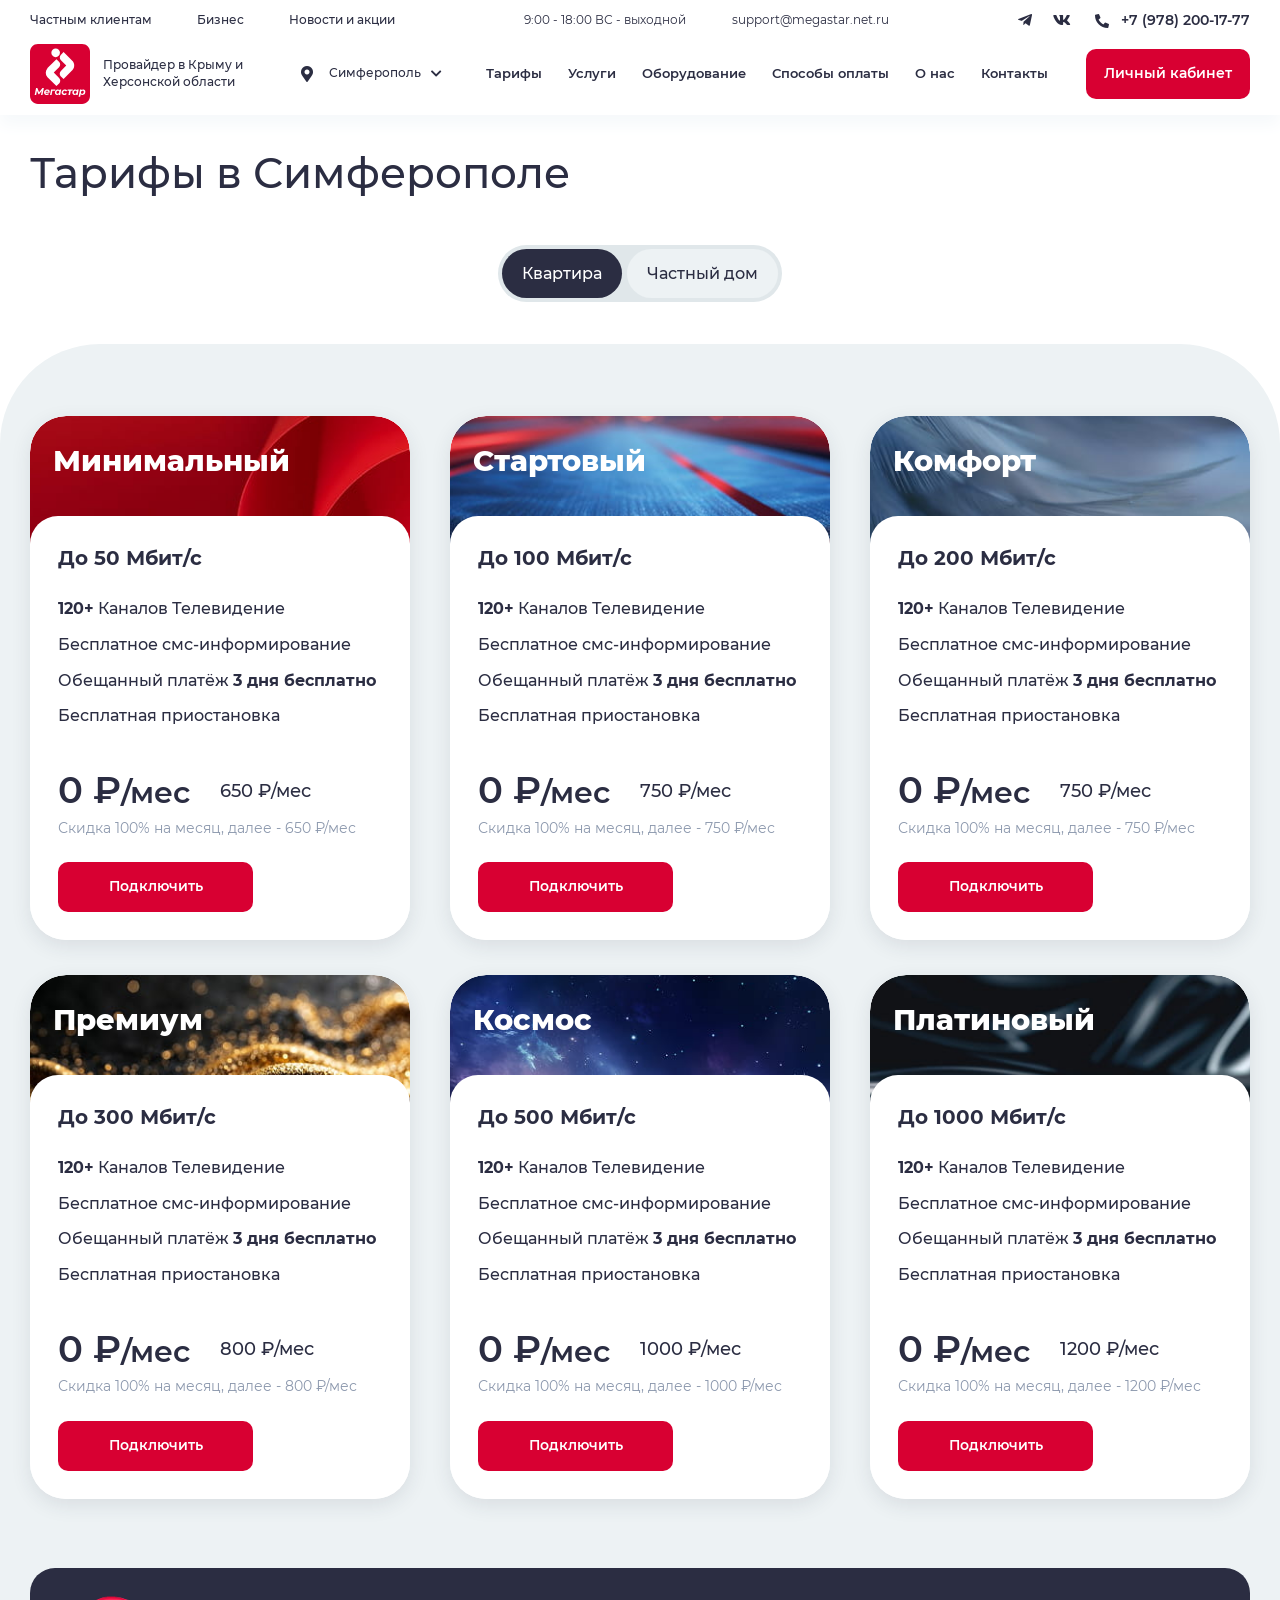
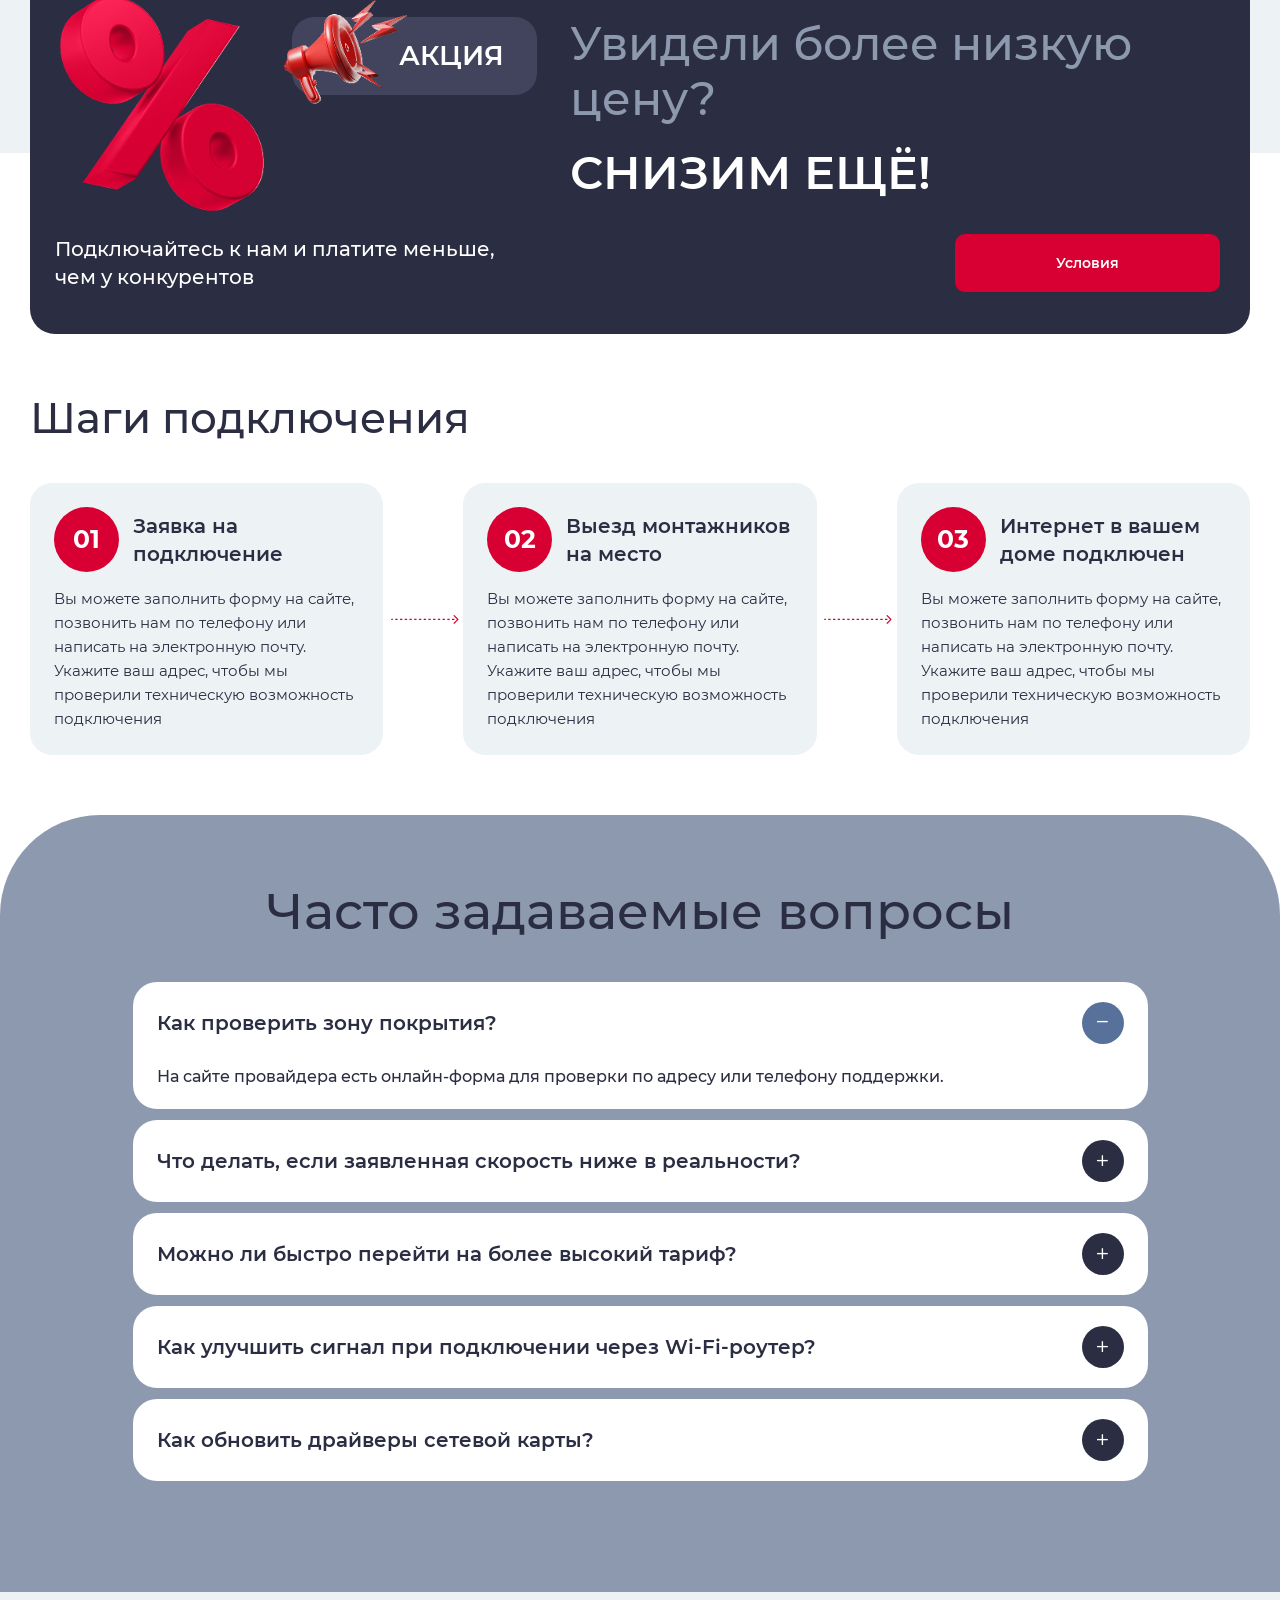
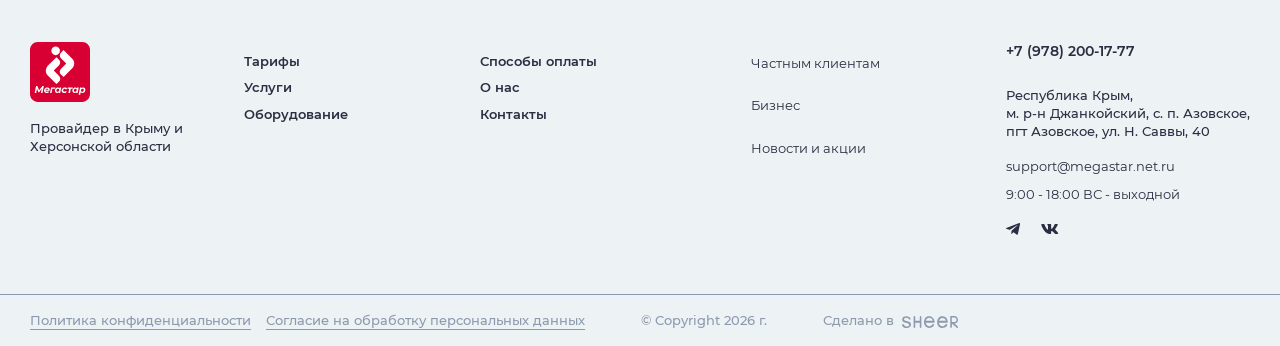
<file: tariffs.html>
<!DOCTYPE html>
<!--[if lt IE 7]><html lang="ru" class="lt-ie9 lt-ie8 lt-ie7"><![endif]-->
<!--[if IE 7]><html lang="ru" class="lt-ie9 lt-ie8"><![endif]-->
<!--[if IE 8]><html lang="ru" class="lt-ie9"><![endif]-->
<!--[if gt IE 8]><!-->
<html lang="ru">
<!--<![endif]-->
<head>
	<meta charset="utf-8" />
	<title>Заголовок</title>
	<meta http-equiv="X-UA-Compatible" content="IE=edge" />
	<meta name="viewport" content="width=device-width, initial-scale=1, maximum-scale=1">
	<meta name="format-detection" content="telephone=no" />
	<link rel="shortcut icon" href="favicon.png" />
	<link rel="stylesheet" href="libs/bootstrap/bootstrap-grid.css" />
	<link rel="stylesheet" href="libs/fontawesome-free-5.12.0-web/css/all.min.css" />
	<link rel="stylesheet" href="libs/fancybox-master/dist/jquery.fancybox.min.css" />
	<link rel="stylesheet" href="libs/slick-1.5.9/slick/slick.css" />
	<link rel="stylesheet" href="css/fonts.css" />
	<link rel="stylesheet" href="css/main.css?ver=1.5" />
	<link rel="stylesheet" href="css/media.css?ver=1.5" />
</head>
<body>

	<div class="wrapper">

		<header class="header">
			<div class="container">
				<div class="header__top">
					<ul class="header__links">
						<li><a href="#">Частным клиентам</a></li>
						<li><a href="#">Бизнес</a></li>
						<li><a href="#">Новости и  акции</a></li>
					</ul>
					<div class="header__info">
						<p>9:00 - 18:00 ВС - выходной</p>
						<a href="mailto:support@megastar.net.ru">support@megastar.net.ru</a>
					</div>
					<div class="header__contacts">
						<ul class="socials-list">
							<li><a href="#" target="_blank"><i class="fab fa-telegram-plane"></i></a></li>
							<li><a href="#" target="_blank"><i class="fab fa-vk"></i></a></li>
						</ul>
						<a href="tel:+79782001777" class="phone-main"><i class="fas fa-phone-alt"></i> +7 (978) 200-17-77</a>
					</div>
				</div>
				<div class="header__bottom">
					<div class="logo-wrap">
						<a href="#" class="logo">
							<img src="img/logo.svg" alt="alt">
						</a>
						<div class="logo-descr">Провайдер в Крыму и Херсонской области</div>
					</div>
					<div class="location-main">
						<div class="location-main__value"><i class="fas fa-map-marker-alt"></i> Симферополь <i class="fas fa-chevron-down"></i></div>
					</div>
					<nav class="menu">
						<ul class="menu__list">
							<li><a href="#">Тарифы</a></li>
							<li><a href="#">Услуги</a></li>
							<li><a href="#">Оборудование</a></li>
							<li><a href="#">Способы оплаты</a></li>
							<li><a href="#">О нас</a></li>
							<li><a href="#">Контакты</a></li>
						</ul>
					</nav>
					<a href="#" class="btn-main">Личный кабинет</a>
					<a href="tel:+79782001777" class="phone-mobile"><i class="fas fa-phone-alt"></i></a>
					<div class="sandwich">
						<div class="sw-topper"></div>
						<div class="sw-bottom"></div>
						<div class="sw-footer"></div>
					</div>
				</div>
			</div>
			<div class="menu-mobile">
				<nav class="menu">
					<ul class="menu__list">
						<li><a href="#">Тарифы</a></li>
						<li><a href="#">Услуги</a></li>
						<li><a href="#">Оборудование</a></li>
						<li><a href="#">Способы оплаты</a></li>
						<li><a href="#">О нас</a></li>
						<li><a href="#">Контакты</a></li>
					</ul>
				</nav>
				<ul class="header__links">
					<li><a href="#">Частным клиентам</a></li>
					<li><a href="#">Бизнес</a></li>
					<li><a href="#">Новости и  акции</a></li>
				</ul>
				<div class="location-main">
					<div class="location-main__value"><i class="fas fa-map-marker-alt"></i> Симферополь <i class="fas fa-chevron-down"></i></div>
				</div>
				<div class="header__info">
					<p>9:00 - 18:00 ВС - выходной</p>
					<a href="mailto:support@megastar.net.ru">support@megastar.net.ru</a>
				</div>
				<div class="header__contacts">
					<ul class="socials-list">
						<li><a href="#" target="_blank"><i class="fab fa-telegram-plane"></i></a></li>
						<li><a href="#" target="_blank"><i class="fab fa-vk"></i></a></li>
					</ul>
					<a href="tel:+79782001777" class="phone-main"><i class="fas fa-phone-alt"></i> +7 (978) 200-17-77</a>
				</div>
				<a href="#" class="btn-main">Личный кабинет</a>
			</div>
			<div class="menu-overlay"></div>
		</header>

		<section class="tariffs tariffs--page">
			<div class="container">
				<h1 class="title-section">Тарифы в Симферополе</h1>
				<div class="tabs-wrapper">
					<ul class="tabs">
						<li class="active"><a href="#tab1">Квартира</a></li>
						<li><a href="#tab2">Частный дом</a></li>
					</ul>
				</div>
			</div>
			<div class="tariffs__main">
				<div class="container">
					<div class="tab-container">
						<div class="tab-pane" id="tab1">
							<div class="row row-big">
								<div class="col-lg-4 col-md-6">
									<div class="item-tariff">
										<div class="item-tariff__head">
											<div class="item-tariff__title">Минимальный</div>
											<div class="item-tariff__image">
												<img src="img/tariff1.jpg" alt="alt">
											</div>
										</div>
										<div class="item-tariff__content">
											<div class="title-small">До 50 Мбит/с</div>
											<div class="item-tariff__text">
												<p><strong>120+</strong> Каналов Телевидение</p>
												<p>Бесплатное смс-информирование</p>
												<p>Обещанный платёж <strong>3 дня бесплатно</strong></p>
												<p>Бесплатная приостановка</p>
											</div>
											<div class="item-tariff__prices">
												<div class="price-main">0 ₽<span>/мес</span></div>
												<div class="price-default">650 ₽/мес</div>
											</div>
											<div class="item-tariff__descr">Скидка 100% на месяц, далее - 650 ₽/мес</div>
											<a href="#" class="btn-main">Подключить</a>
										</div>
									</div>
								</div>
								<div class="col-lg-4 col-md-6">
									<div class="item-tariff">
										<div class="item-tariff__head">
											<div class="item-tariff__title">Стартовый</div>
											<div class="item-tariff__image">
												<img src="img/tariff2.jpg" alt="alt">
											</div>
										</div>
										<div class="item-tariff__content">
											<div class="title-small">До 100 Мбит/с</div>
											<div class="item-tariff__text">
												<p><strong>120+</strong> Каналов Телевидение</p>
												<p>Бесплатное смс-информирование</p>
												<p>Обещанный платёж <strong>3 дня бесплатно</strong></p>
												<p>Бесплатная приостановка</p>
											</div>
											<div class="item-tariff__prices">
												<div class="price-main">0 ₽<span>/мес</span></div>
												<div class="price-default">750 ₽/мес</div>
											</div>
											<div class="item-tariff__descr">Скидка 100% на месяц, далее - 750 ₽/мес</div>
											<a href="#" class="btn-main">Подключить</a>
										</div>
									</div>
								</div>
								<div class="col-lg-4 col-md-6">
									<div class="item-tariff">
										<div class="item-tariff__head">
											<div class="item-tariff__title">Комфорт</div>
											<div class="item-tariff__image">
												<img src="img/tariff3.jpg" alt="alt">
											</div>
										</div>
										<div class="item-tariff__content">
											<div class="title-small">До 200 Мбит/с</div>
											<div class="item-tariff__text">
												<p><strong>120+</strong> Каналов Телевидение</p>
												<p>Бесплатное смс-информирование</p>
												<p>Обещанный платёж <strong>3 дня бесплатно</strong></p>
												<p>Бесплатная приостановка</p>
											</div>
											<div class="item-tariff__prices">
												<div class="price-main">0 ₽<span>/мес</span></div>
												<div class="price-default">750 ₽/мес</div>
											</div>
											<div class="item-tariff__descr">Скидка 100% на месяц, далее - 750 ₽/мес</div>
											<a href="#" class="btn-main">Подключить</a>
										</div>
									</div>
								</div>
								<div class="col-lg-4 col-md-6">
									<div class="item-tariff">
										<div class="item-tariff__head">
											<div class="item-tariff__title">Премиум</div>
											<div class="item-tariff__image">
												<img src="img/tariff4.jpg" alt="alt">
											</div>
										</div>
										<div class="item-tariff__content">
											<div class="title-small">До 300 Мбит/с</div>
											<div class="item-tariff__text">
												<p><strong>120+</strong> Каналов Телевидение</p>
												<p>Бесплатное смс-информирование</p>
												<p>Обещанный платёж <strong>3 дня бесплатно</strong></p>
												<p>Бесплатная приостановка</p>
											</div>
											<div class="item-tariff__prices">
												<div class="price-main">0 ₽<span>/мес</span></div>
												<div class="price-default">800 ₽/мес</div>
											</div>
											<div class="item-tariff__descr">Скидка 100% на месяц, далее - 800 ₽/мес</div>
											<a href="#" class="btn-main">Подключить</a>
										</div>
									</div>
								</div>
								<div class="col-lg-4 col-md-6">
									<div class="item-tariff">
										<div class="item-tariff__head">
											<div class="item-tariff__title">Космос</div>
											<div class="item-tariff__image">
												<img src="img/tariff5.jpg" alt="alt">
											</div>
										</div>
										<div class="item-tariff__content">
											<div class="title-small">До 500 Мбит/с</div>
											<div class="item-tariff__text">
												<p><strong>120+</strong> Каналов Телевидение</p>
												<p>Бесплатное смс-информирование</p>
												<p>Обещанный платёж <strong>3 дня бесплатно</strong></p>
												<p>Бесплатная приостановка</p>
											</div>
											<div class="item-tariff__prices">
												<div class="price-main">0 ₽<span>/мес</span></div>
												<div class="price-default">1000 ₽/мес</div>
											</div>
											<div class="item-tariff__descr">Скидка 100% на месяц, далее - 1000 ₽/мес</div>
											<a href="#" class="btn-main">Подключить</a>
										</div>
									</div>
								</div>
								<div class="col-lg-4 col-md-6">
									<div class="item-tariff">
										<div class="item-tariff__head">
											<div class="item-tariff__title">Платиновый</div>
											<div class="item-tariff__image">
												<img src="img/tariff6.jpg" alt="alt">
											</div>
										</div>
										<div class="item-tariff__content">
											<div class="title-small">До 1000 Мбит/с</div>
											<div class="item-tariff__text">
												<p><strong>120+</strong> Каналов Телевидение</p>
												<p>Бесплатное смс-информирование</p>
												<p>Обещанный платёж <strong>3 дня бесплатно</strong></p>
												<p>Бесплатная приостановка</p>
											</div>
											<div class="item-tariff__prices">
												<div class="price-main">0 ₽<span>/мес</span></div>
												<div class="price-default">1200 ₽/мес</div>
											</div>
											<div class="item-tariff__descr">Скидка 100% на месяц, далее - 1200 ₽/мес</div>
											<a href="#" class="btn-main">Подключить</a>
										</div>
									</div>
								</div>
							</div>
						</div>
						<div class="tab-pane" id="tab2">
							<div class="row row-big">
								<div class="col-lg-4 col-md-6">
									<div class="item-tariff">
										<div class="item-tariff__head">
											<div class="item-tariff__title">Минимальный</div>
											<div class="item-tariff__image">
												<img src="img/tariff1.jpg" alt="alt">
											</div>
										</div>
										<div class="item-tariff__content">
											<div class="title-small">До 50 Мбит/с</div>
											<div class="item-tariff__text">
												<p><strong>120+</strong> Каналов Телевидение</p>
												<p>Бесплатное смс-информирование</p>
												<p>Обещанный платёж <strong>3 дня бесплатно</strong></p>
												<p>Бесплатная приостановка</p>
											</div>
											<div class="item-tariff__prices">
												<div class="price-main">0 ₽<span>/мес</span></div>
												<div class="price-default">650 ₽/мес</div>
											</div>
											<div class="item-tariff__descr">Скидка 100% на месяц, далее - 650 ₽/мес</div>
											<a href="#" class="btn-main">Подключить</a>
										</div>
									</div>
								</div>
								<div class="col-lg-4 col-md-6">
									<div class="item-tariff">
										<div class="item-tariff__head">
											<div class="item-tariff__title">Стартовый</div>
											<div class="item-tariff__image">
												<img src="img/tariff2.jpg" alt="alt">
											</div>
										</div>
										<div class="item-tariff__content">
											<div class="title-small">До 100 Мбит/с</div>
											<div class="item-tariff__text">
												<p><strong>120+</strong> Каналов Телевидение</p>
												<p>Бесплатное смс-информирование</p>
												<p>Обещанный платёж <strong>3 дня бесплатно</strong></p>
												<p>Бесплатная приостановка</p>
											</div>
											<div class="item-tariff__prices">
												<div class="price-main">0 ₽<span>/мес</span></div>
												<div class="price-default">750 ₽/мес</div>
											</div>
											<div class="item-tariff__descr">Скидка 100% на месяц, далее - 750 ₽/мес</div>
											<a href="#" class="btn-main">Подключить</a>
										</div>
									</div>
								</div>
								<div class="col-lg-4 col-md-6">
									<div class="item-tariff">
										<div class="item-tariff__head">
											<div class="item-tariff__title">Комфорт</div>
											<div class="item-tariff__image">
												<img src="img/tariff3.jpg" alt="alt">
											</div>
										</div>
										<div class="item-tariff__content">
											<div class="title-small">До 200 Мбит/с</div>
											<div class="item-tariff__text">
												<p><strong>120+</strong> Каналов Телевидение</p>
												<p>Бесплатное смс-информирование</p>
												<p>Обещанный платёж <strong>3 дня бесплатно</strong></p>
												<p>Бесплатная приостановка</p>
											</div>
											<div class="item-tariff__prices">
												<div class="price-main">0 ₽<span>/мес</span></div>
												<div class="price-default">750 ₽/мес</div>
											</div>
											<div class="item-tariff__descr">Скидка 100% на месяц, далее - 750 ₽/мес</div>
											<a href="#" class="btn-main">Подключить</a>
										</div>
									</div>
								</div>
								<div class="col-lg-4 col-md-6">
									<div class="item-tariff">
										<div class="item-tariff__head">
											<div class="item-tariff__title">Премиум</div>
											<div class="item-tariff__image">
												<img src="img/tariff4.jpg" alt="alt">
											</div>
										</div>
										<div class="item-tariff__content">
											<div class="title-small">До 300 Мбит/с</div>
											<div class="item-tariff__text">
												<p><strong>120+</strong> Каналов Телевидение</p>
												<p>Бесплатное смс-информирование</p>
												<p>Обещанный платёж <strong>3 дня бесплатно</strong></p>
												<p>Бесплатная приостановка</p>
											</div>
											<div class="item-tariff__prices">
												<div class="price-main">0 ₽<span>/мес</span></div>
												<div class="price-default">800 ₽/мес</div>
											</div>
											<div class="item-tariff__descr">Скидка 100% на месяц, далее - 800 ₽/мес</div>
											<a href="#" class="btn-main">Подключить</a>
										</div>
									</div>
								</div>
								<div class="col-lg-4 col-md-6">
									<div class="item-tariff">
										<div class="item-tariff__head">
											<div class="item-tariff__title">Космос</div>
											<div class="item-tariff__image">
												<img src="img/tariff5.jpg" alt="alt">
											</div>
										</div>
										<div class="item-tariff__content">
											<div class="title-small">До 500 Мбит/с</div>
											<div class="item-tariff__text">
												<p><strong>120+</strong> Каналов Телевидение</p>
												<p>Бесплатное смс-информирование</p>
												<p>Обещанный платёж <strong>3 дня бесплатно</strong></p>
												<p>Бесплатная приостановка</p>
											</div>
											<div class="item-tariff__prices">
												<div class="price-main">0 ₽<span>/мес</span></div>
												<div class="price-default">1000 ₽/мес</div>
											</div>
											<div class="item-tariff__descr">Скидка 100% на месяц, далее - 1000 ₽/мес</div>
											<a href="#" class="btn-main">Подключить</a>
										</div>
									</div>
								</div>
								<div class="col-lg-4 col-md-6">
									<div class="item-tariff">
										<div class="item-tariff__head">
											<div class="item-tariff__title">Платиновый</div>
											<div class="item-tariff__image">
												<img src="img/tariff6.jpg" alt="alt">
											</div>
										</div>
										<div class="item-tariff__content">
											<div class="title-small">До 1000 Мбит/с</div>
											<div class="item-tariff__text">
												<p><strong>120+</strong> Каналов Телевидение</p>
												<p>Бесплатное смс-информирование</p>
												<p>Обещанный платёж <strong>3 дня бесплатно</strong></p>
												<p>Бесплатная приостановка</p>
											</div>
											<div class="item-tariff__prices">
												<div class="price-main">0 ₽<span>/мес</span></div>
												<div class="price-default">1200 ₽/мес</div>
											</div>
											<div class="item-tariff__descr">Скидка 100% на месяц, далее - 1200 ₽/мес</div>
											<a href="#" class="btn-main">Подключить</a>
										</div>
									</div>
								</div>
							</div>
						</div>
					</div>
				</div>
			</div>
		</section>

		<section class="sale">
			<div class="container">
				<div class="sale__main">
					<div class="sale__top">
						<div class="sale__head">
							<div class="sale__image">
								<img src="img/sale.png" alt="alt">
							</div>
							<div class="sale__badge"><img src="img/ic_sale.png" alt="alt">АКЦИЯ</div>
						</div>
						<div class="sale__content">
							<h2 class="sale__title">Увидели более низкую цену? <strong>Снизим ещё!</strong></h2>
						</div>
					</div>
					<div class="sale__bottom">
						<div class="title-small">Подключайтесь к нам и платите меньше, чем у конкурентов</div>
						<a href="#" class="btn-main">Условия</a>
					</div>
				</div>
			</div>
		</section>

		<section class="steps">
			<div class="container">
				<h2 class="title-section">Шаги подключения</h2>
				<div class="row row--steps">
					<div class="col-lg-4">
						<div class="item-step">
							<div class="item-step__head">
								<div class="item-step__count">01</div>
								<div class="title-small">Заявка на подключение</div>
							</div>
							<p>Вы можете заполнить форму на сайте, позвонить нам по телефону или написать на электронную почту. Укажите ваш адрес, чтобы мы проверили техническую возможность подключения</p>
						</div>
					</div>
					<div class="col-lg-4">
						<div class="item-step">
							<div class="item-step__head">
								<div class="item-step__count">02</div>
								<div class="title-small">Выезд монтажников на место</div>
							</div>
							<p>Вы можете заполнить форму на сайте, позвонить нам по телефону или написать на электронную почту. Укажите ваш адрес, чтобы мы проверили техническую возможность подключения</p>
						</div>
					</div>
					<div class="col-lg-4">
						<div class="item-step">
							<div class="item-step__head">
								<div class="item-step__count">03</div>
								<div class="title-small">Интернет в вашем доме подключен</div>
							</div>
							<p>Вы можете заполнить форму на сайте, позвонить нам по телефону или написать на электронную почту. Укажите ваш адрес, чтобы мы проверили техническую возможность подключения</p>
						</div>
					</div>
				</div>
			</div>
		</section>

		<section class="questions">
			<div class="container">
				<h2 class="title-main">Часто задаваемые вопросы</h2>
				<div class="item-question active">
					<div class="item-question__head">
						<div class="title-small">Как проверить зону покрытия?</div>
						<i class="fal fa-plus"></i>
					</div>
					<div class="item-question__content" style="display: block;">
						<p>На сайте провайдера есть онлайн-форма для проверки по адресу или телефону поддержки.</p>
					</div>
				</div>
				<div class="item-question">
					<div class="item-question__head">
						<div class="title-small">Что делать, если заявленная скорость ниже в реальности?</div>
						<i class="fal fa-plus"></i>
					</div>
					<div class="item-question__content">
						<p>На сайте провайдера есть онлайн-форма для проверки по адресу или телефону поддержки.</p>
					</div>
				</div>
				<div class="item-question">
					<div class="item-question__head">
						<div class="title-small">Можно ли быстро перейти на более высокий тариф?</div>
						<i class="fal fa-plus"></i>
					</div>
					<div class="item-question__content">
						<p>На сайте провайдера есть онлайн-форма для проверки по адресу или телефону поддержки.</p>
					</div>
				</div>
				<div class="item-question">
					<div class="item-question__head">
						<div class="title-small">Как улучшить сигнал при подключении через Wi-Fi-роутер?</div>
						<i class="fal fa-plus"></i>
					</div>
					<div class="item-question__content">
						<p>На сайте провайдера есть онлайн-форма для проверки по адресу или телефону поддержки.</p>
					</div>
				</div>
				<div class="item-question">
					<div class="item-question__head">
						<div class="title-small">Как обновить драйверы сетевой карты?</div>
						<i class="fal fa-plus"></i>
					</div>
					<div class="item-question__content">
						<p>На сайте провайдера есть онлайн-форма для проверки по адресу или телефону поддержки.</p>
					</div>
				</div>
			</div>
		</section>

		<footer class="footer">
			<div class="container">
				<div class="row">
					<div class="col-lg-2">
						<div class="logo-wrap">
							<a href="#" class="logo">
								<img src="img/logo.svg" alt="alt">
							</a>
							<div class="logo-descr">Провайдер в Крыму и Херсонской области</div>
						</div>
					</div>
					<div class="col-lg-2">
						<ul class="footer__nav">
							<li><a href="#">Тарифы</a></li>
							<li><a href="#">Услуги</a></li>
							<li><a href="#">Оборудование</a></li>
						</ul>
					</div>
					<div class="col-lg-3">
						<ul class="footer__nav">
							<li><a href="#">Способы оплаты</a></li>
							<li><a href="#">О нас</a></li>
							<li><a href="#">Контакты</a></li>
						</ul>
					</div>
					<div class="col-lg-2">
						<ul class="footer__menu">
							<li><a href="#">Частным клиентам</a></li>
							<li><a href="#">Бизнес</a></li>
							<li><a href="#">Новости и  акции</a></li>
						</ul>
					</div>
					<div class="col-lg-3 col-contacts">
						<div class="footer__contacts">
							<a href="tel:+79782001777" class="phone-main">+7 (978) 200-17-77</a>
							<p>Республика Крым, <br>м. р-н Джанкойский, с. п. Азовское, <br>пгт Азовское, ул. Н. Саввы, 40</p>
							<div class="footer__info">
								<p><a href="mailto:support@megastar.net.ru">support@megastar.net.ru</a></p>
								<p>9:00 - 18:00 ВС - выходной</p>
							</div>
							<ul class="socials-list">
								<li><a href="#" target="_blank"><i class="fab fa-telegram-plane"></i></a></li>
								<li><a href="#" target="_blank"><i class="fab fa-vk"></i></a></li>
							</ul>
						</div>
					</div>
				</div>
			</div>
			<div class="footer__bottom">
				<div class="container">
					<div class="footer__wrapper">
						<div class="footer__links">
							<a href="#">Политика конфиденциальности</a>
							<a href="#">Согласие на обработку персональных данных</a>
						</div>
						<div class="copyright">© Copyright 2026 г.</div>
						<div class="create">Сделано в <a href="#" target="_blank"><img src="img/sheer.svg" alt="alt"></a></div>
					</div>
				</div>
			</div>
		</footer>
		
	</div>


	<script src="libs/jquery/jquery-3.6.0.min.js"></script>
	<script src="libs/fancybox-master/dist/jquery.fancybox.min.js"></script>
	<script src="libs/slick-1.5.9/slick/slick.min.js"></script>
	<script src="libs/mask/jquery.maskedinput.js"></script>
	<script src="js/common.js?ver=1.5"></script>
	<!-- Yandex.Metrika counter --><!-- /Yandex.Metrika counter -->
	<!-- Google Analytics counter --><!-- /Google Analytics counter -->
</body>
</html>
</file>
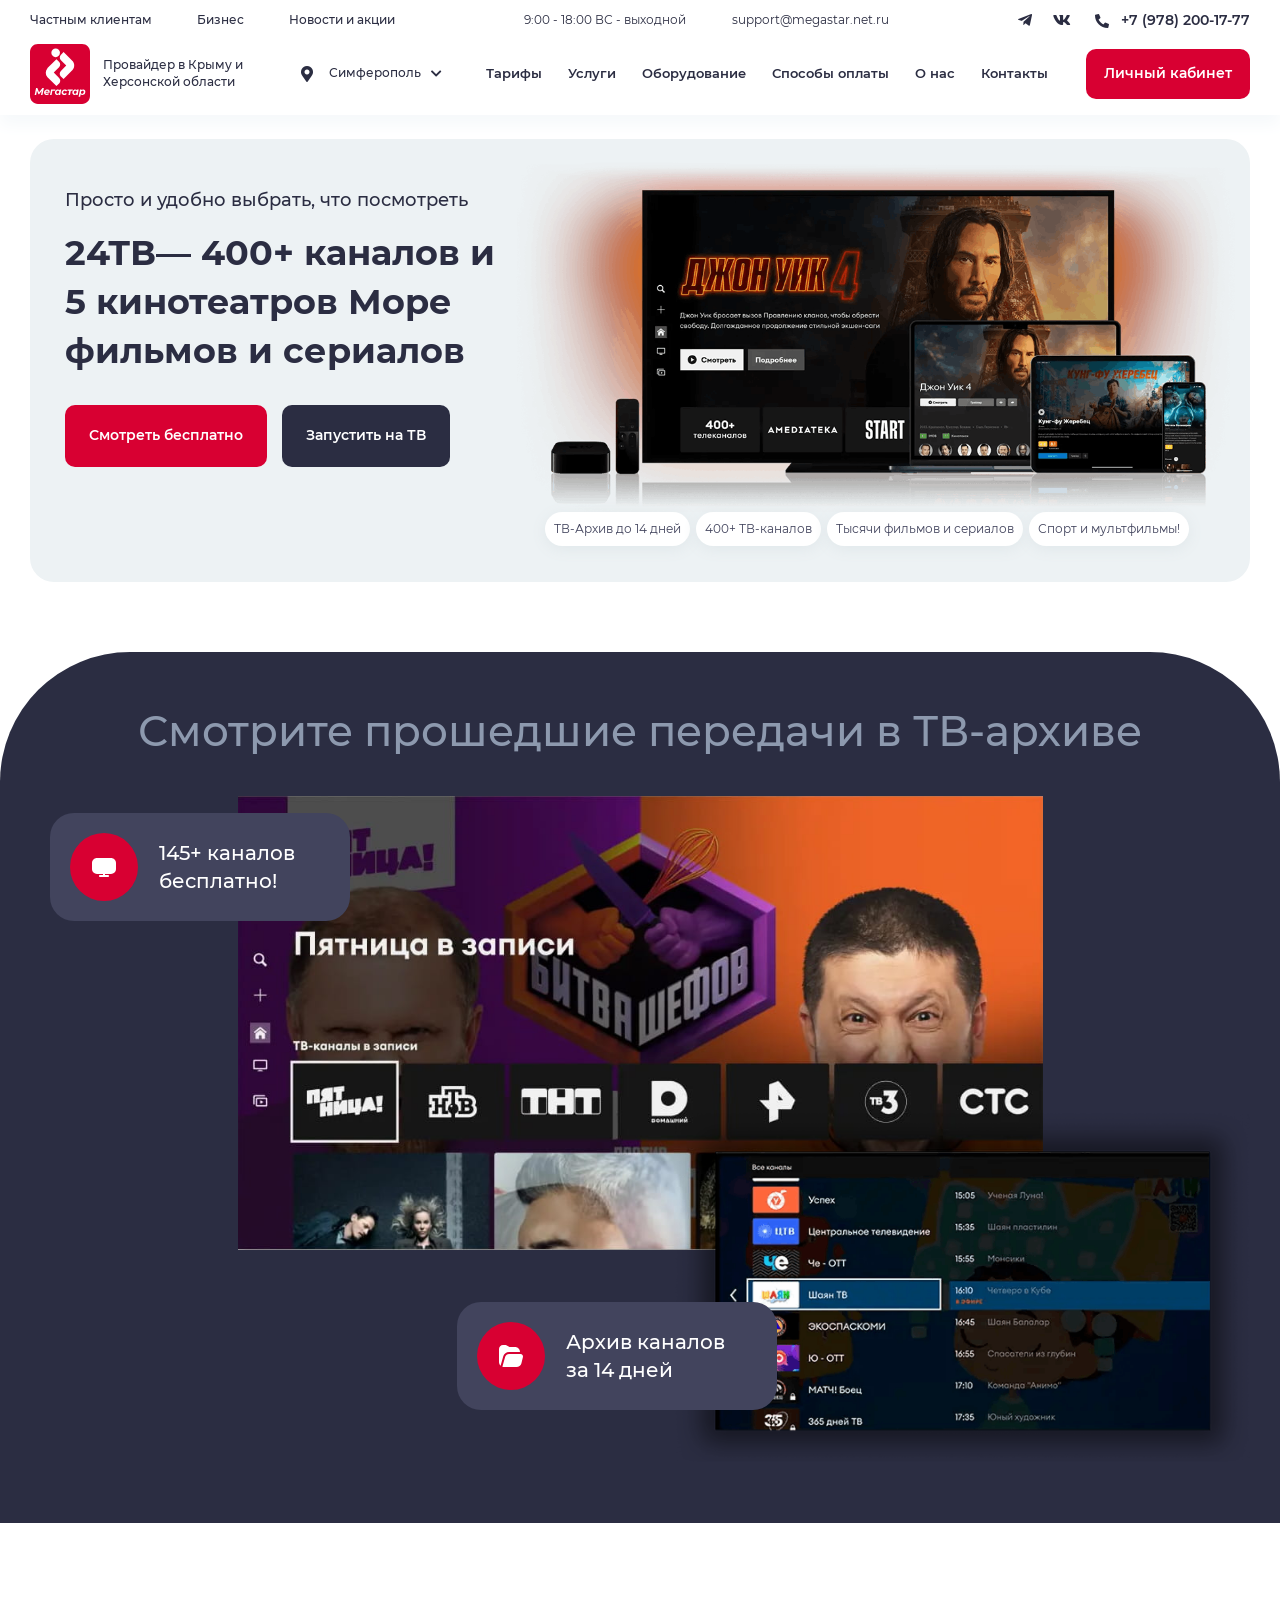
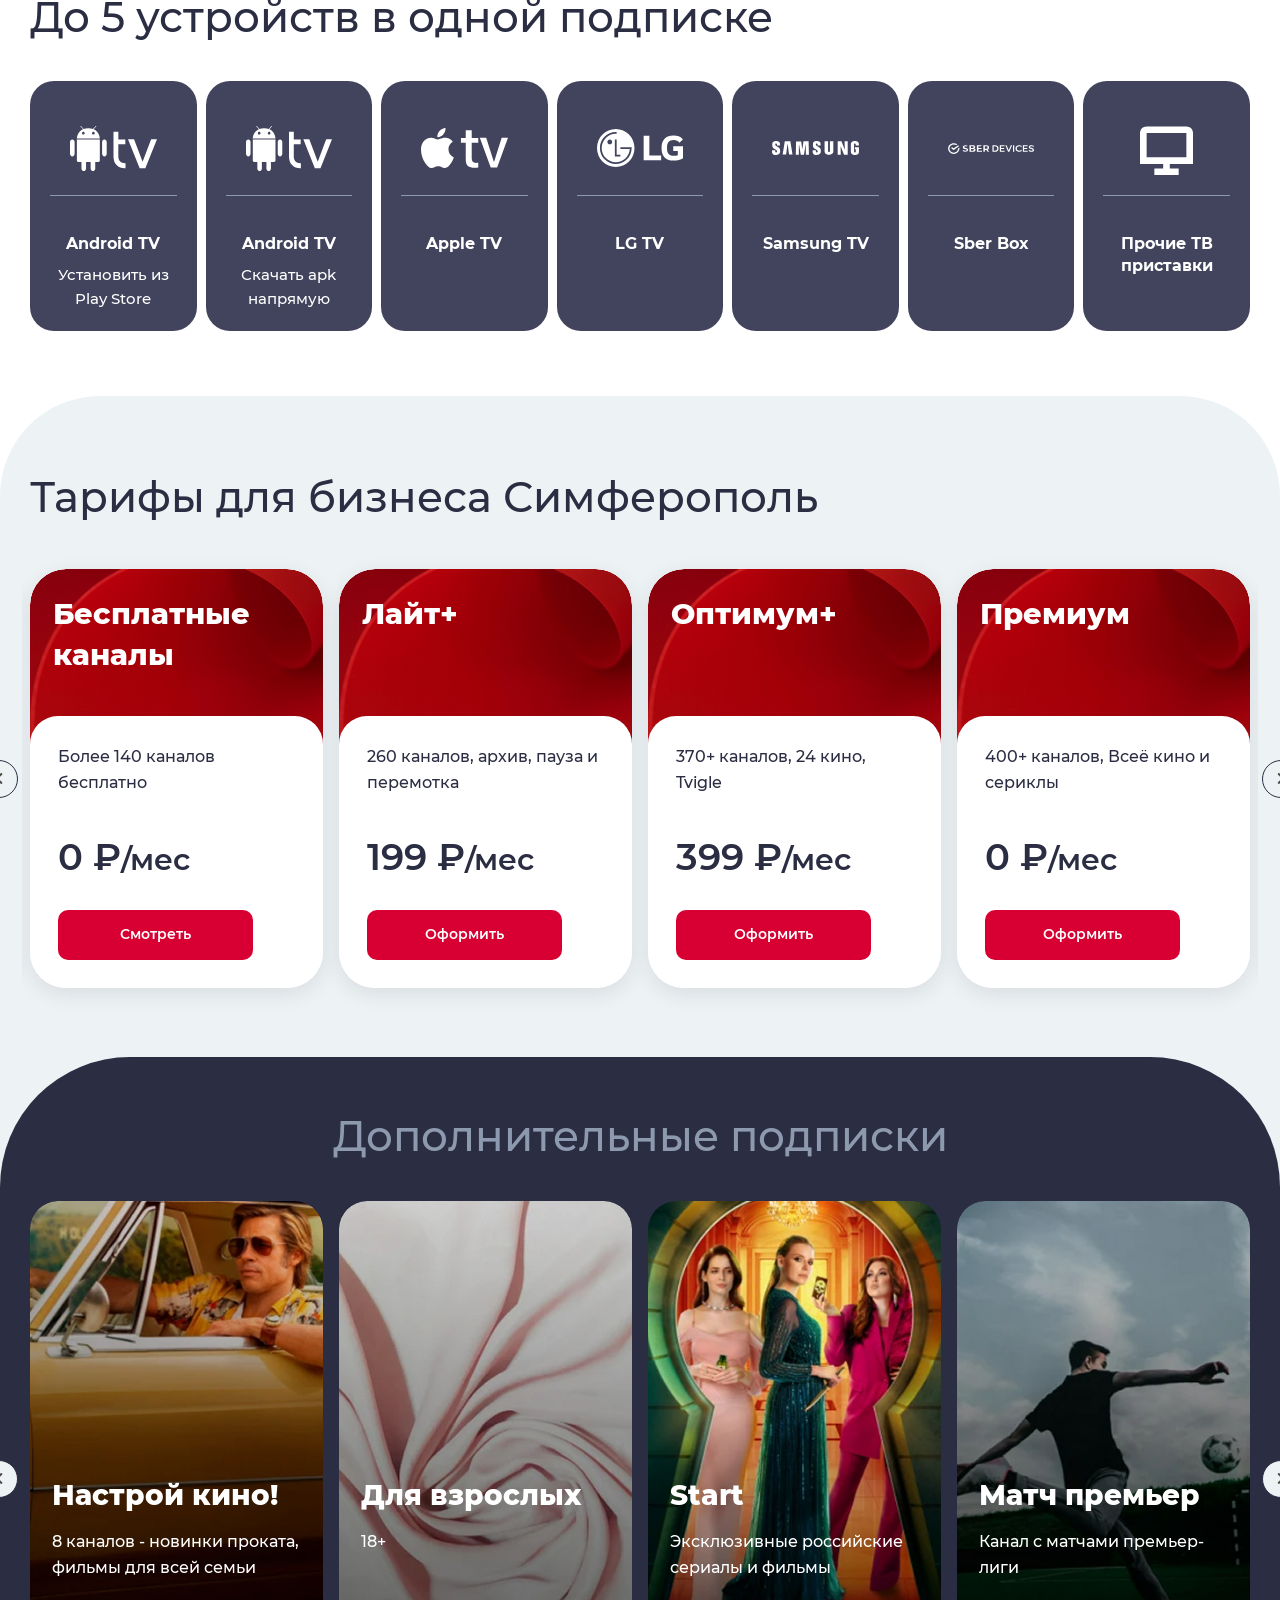
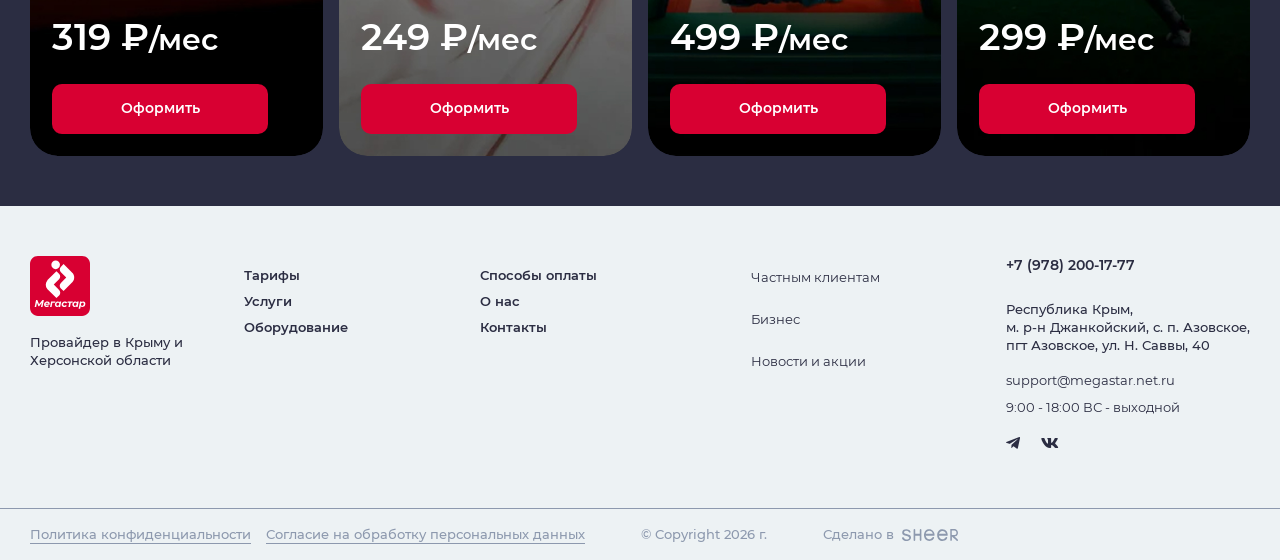
<file: TV.html>
<!DOCTYPE html>
<!--[if lt IE 7]><html lang="ru" class="lt-ie9 lt-ie8 lt-ie7"><![endif]-->
<!--[if IE 7]><html lang="ru" class="lt-ie9 lt-ie8"><![endif]-->
<!--[if IE 8]><html lang="ru" class="lt-ie9"><![endif]-->
<!--[if gt IE 8]><!-->
<html lang="ru">
<!--<![endif]-->
<head>
	<meta charset="utf-8" />
	<title>Заголовок</title>
	<meta http-equiv="X-UA-Compatible" content="IE=edge" />
	<meta name="viewport" content="width=device-width, initial-scale=1, maximum-scale=1">
	<meta name="format-detection" content="telephone=no" />
	<link rel="shortcut icon" href="favicon.png" />
	<link rel="stylesheet" href="libs/bootstrap/bootstrap-grid.css" />
	<link rel="stylesheet" href="libs/fontawesome-free-5.12.0-web/css/all.min.css" />
	<link rel="stylesheet" href="libs/fancybox-master/dist/jquery.fancybox.min.css" />
	<link rel="stylesheet" href="libs/slick-1.5.9/slick/slick.css" />
	<link rel="stylesheet" href="css/fonts.css" />
	<link rel="stylesheet" href="css/main.css?ver=1.5" />
	<link rel="stylesheet" href="css/media.css?ver=1.5" />
</head>
<body>

	<div class="wrapper">

		<header class="header">
			<div class="container">
				<div class="header__top">
					<ul class="header__links">
						<li><a href="#">Частным клиентам</a></li>
						<li><a href="#">Бизнес</a></li>
						<li><a href="#">Новости и  акции</a></li>
					</ul>
					<div class="header__info">
						<p>9:00 - 18:00 ВС - выходной</p>
						<a href="mailto:support@megastar.net.ru">support@megastar.net.ru</a>
					</div>
					<div class="header__contacts">
						<ul class="socials-list">
							<li><a href="#" target="_blank"><i class="fab fa-telegram-plane"></i></a></li>
							<li><a href="#" target="_blank"><i class="fab fa-vk"></i></a></li>
						</ul>
						<a href="tel:+79782001777" class="phone-main"><i class="fas fa-phone-alt"></i> +7 (978) 200-17-77</a>
					</div>
				</div>
				<div class="header__bottom">
					<div class="logo-wrap">
						<a href="#" class="logo">
							<img src="img/logo.svg" alt="alt">
						</a>
						<div class="logo-descr">Провайдер в Крыму и Херсонской области</div>
					</div>
					<div class="location-main">
						<div class="location-main__value"><i class="fas fa-map-marker-alt"></i> Симферополь <i class="fas fa-chevron-down"></i></div>
					</div>
					<nav class="menu">
						<ul class="menu__list">
							<li><a href="#">Тарифы</a></li>
							<li><a href="#">Услуги</a></li>
							<li><a href="#">Оборудование</a></li>
							<li><a href="#">Способы оплаты</a></li>
							<li><a href="#">О нас</a></li>
							<li><a href="#">Контакты</a></li>
						</ul>
					</nav>
					<a href="#" class="btn-main">Личный кабинет</a>
					<a href="tel:+79782001777" class="phone-mobile"><i class="fas fa-phone-alt"></i></a>
					<div class="sandwich">
						<div class="sw-topper"></div>
						<div class="sw-bottom"></div>
						<div class="sw-footer"></div>
					</div>
				</div>
			</div>
			<div class="menu-mobile">
				<nav class="menu">
					<ul class="menu__list">
						<li><a href="#">Тарифы</a></li>
						<li><a href="#">Услуги</a></li>
						<li><a href="#">Оборудование</a></li>
						<li><a href="#">Способы оплаты</a></li>
						<li><a href="#">О нас</a></li>
						<li><a href="#">Контакты</a></li>
					</ul>
				</nav>
				<ul class="header__links">
					<li><a href="#">Частным клиентам</a></li>
					<li><a href="#">Бизнес</a></li>
					<li><a href="#">Новости и  акции</a></li>
				</ul>
				<div class="location-main">
					<div class="location-main__value"><i class="fas fa-map-marker-alt"></i> Симферополь <i class="fas fa-chevron-down"></i></div>
				</div>
				<div class="header__info">
					<p>9:00 - 18:00 ВС - выходной</p>
					<a href="mailto:support@megastar.net.ru">support@megastar.net.ru</a>
				</div>
				<div class="header__contacts">
					<ul class="socials-list">
						<li><a href="#" target="_blank"><i class="fab fa-telegram-plane"></i></a></li>
						<li><a href="#" target="_blank"><i class="fab fa-vk"></i></a></li>
					</ul>
					<a href="tel:+79782001777" class="phone-main"><i class="fas fa-phone-alt"></i> +7 (978) 200-17-77</a>
				</div>
				<a href="#" class="btn-main">Личный кабинет</a>
			</div>
			<div class="menu-overlay"></div>
		</header>

		<section class="page-tv">
			<div class="container">
				<div class="billbord-tv">
					<div class="row">
						<div class="col-lg-5">
							<div class="billbord-tv__content">
								<div class="title-small">Просто и удобно выбрать, что посмотреть</div>
								<h1 class="billbord-tv__title">24ТВ— 400+ каналов и 5 кинотеатров  Море фильмов и сериалов</h1>
								<div class="billbord-tv__buttons">
									<a href="#" class="btn-main">Смотреть бесплатно</a>
									<a href="#" class="btn-main btn-main--page">Запустить на ТВ</a>
								</div>
							</div>
						</div>
						<div class="col-lg-7">
							<div class="billbord-tv__image">
								<img src="img/billbord_tv.png" alt="alt">
							</div>
							<div class="tags">
								<div class="tags__item">ТВ-Архив до 14 дней</div>
								<div class="tags__item">400+ ТВ-каналов</div>
								<div class="tags__item">Тысячи фильмов и сериалов</div>
								<div class="tags__item">Спорт и мультфильмы!</div>
							</div>
						</div>
					</div>
				</div>
			</div>
		</section>

		<section class="tv-archive">
			<div class="container">
				<h2 class="title-section">Смотрите прошедшие передачи в ТВ-архиве</h2>
				<div class="tv-archive__item tv-archive--1">
					<div class="tv-archive__image">
						<img src="img/tv_archive1.jpg" alt="alt">
					</div>
					<div class="tv-archive__advantage">
						<div class="advantages__icon">
							<img src="img/ic_avd_tv1.svg" alt="alt">
						</div>
						<div class="title-small">145+ каналов бесплатно!</div>
					</div>
				</div>
				<div class="tv-archive__item tv-archive--2">
					<div class="tv-archive__image">
						<img src="img/tv_archive2.png" alt="alt">
					</div>
					<div class="tv-archive__advantage">
						<div class="advantages__icon">
							<img src="img/ic_avd_tv2.svg" alt="alt">
						</div>
						<div class="title-small">Архив каналов <br>за 14 дней</div>
					</div>
				</div>
			</div>
		</section>

		<section class="tv-devices">
			<div class="container">
				<h2 class="title-section">До 5 устройств в одной подписке</h2>
				<div class="row-devices">
					<div class="item-device">
						<div class="item-device__image">
							<img src="img/ic_device1.svg" alt="alt">
						</div>
						<div class="title-small">Android TV</div>
						<p>Установить из Play Store</p>
					</div>
					<div class="item-device">
						<div class="item-device__image">
							<img src="img/ic_device2.svg" alt="alt">
						</div>
						<div class="title-small">Android TV</div>
						<p>Скачать apk напрямую</p>
					</div>
					<div class="item-device">
						<div class="item-device__image">
							<img src="img/ic_device3.svg" alt="alt">
						</div>
						<div class="title-small">Apple TV</div>
					</div>
					<div class="item-device">
						<div class="item-device__image">
							<img src="img/ic_device4.svg" alt="alt">
						</div>
						<div class="title-small">LG TV</div>
					</div>
					<div class="item-device">
						<div class="item-device__image">
							<img src="img/ic_device5.svg" alt="alt">
						</div>
						<div class="title-small">Samsung TV</div>
					</div>
					<div class="item-device">
						<div class="item-device__image">
							<img src="img/ic_device6.svg" alt="alt">
						</div>
						<div class="title-small">Sber Box</div>
					</div>
					<div class="item-device">
						<div class="item-device__image">
							<img src="img/ic_device7.svg" alt="alt">
						</div>
						<div class="title-small">Прочие ТВ приставки</div>
					</div>
				</div>
			</div>
		</section>

		<section class="tariffs tariffs--main">
			<div class="tariffs__main">
				<div class="container">
					<h2 class="title-section">Тарифы для бизнеса Симферополь</h2>
					<div class="slider-four">
						<div>
							<div class="item-tariff">
								<div class="item-tariff__head">
									<div class="item-tariff__title">Бесплатные каналы</div>
									<div class="item-tariff__image">
										<img src="img/tariff1_1.jpg" alt="alt">
									</div>
								</div>
								<div class="item-tariff__content">
									<p>Более 140 каналов бесплатно</p>
									<div class="item-tariff__prices">
										<div class="price-main">0 ₽<span>/мес</span></div>
									</div>
									<a href="#" class="btn-main">Смотреть</a>
								</div>
							</div>
						</div>
						<div>
							<div class="item-tariff">
								<div class="item-tariff__head">
									<div class="item-tariff__title">Лайт+</div>
									<div class="item-tariff__image">
										<img src="img/tariff1_1.jpg" alt="alt">
									</div>
								</div>
								<div class="item-tariff__content">
									<p>260 каналов, архив, пауза и перемотка</p>
									<div class="item-tariff__prices">
										<div class="price-main">199 ₽<span>/мес</span></div>
									</div>
									<a href="#" class="btn-main">Оформить</a>
								</div>
							</div>
						</div>
						<div>
							<div class="item-tariff">
								<div class="item-tariff__head">
									<div class="item-tariff__title">Оптимум+</div>
									<div class="item-tariff__image">
										<img src="img/tariff1_1.jpg" alt="alt">
									</div>
								</div>
								<div class="item-tariff__content">
									<p>370+ каналов, 24 кино, Tvigle</p>
									<div class="item-tariff__prices">
										<div class="price-main">399 ₽<span>/мес</span></div>
									</div>
									<a href="#" class="btn-main">Оформить</a>
								</div>
							</div>
						</div>
						<div>
							<div class="item-tariff">
								<div class="item-tariff__head">
									<div class="item-tariff__title">Премиум</div>
									<div class="item-tariff__image">
										<img src="img/tariff1_1.jpg" alt="alt">
									</div>
								</div>
								<div class="item-tariff__content">
									<p>400+ каналов, Всеё кино и сериклы</p>
									<div class="item-tariff__prices">
										<div class="price-main">0 ₽<span>/мес</span></div>
									</div>
									<a href="#" class="btn-main">Оформить</a>
								</div>
							</div>
						</div>
						<div>
							<div class="item-tariff">
								<div class="item-tariff__head">
									<div class="item-tariff__title">Бесплатные каналы</div>
									<div class="item-tariff__image">
										<img src="img/tariff1_1.jpg" alt="alt">
									</div>
								</div>
								<div class="item-tariff__content">
									<p>Более 140 каналов бесплатно</p>
									<div class="item-tariff__prices">
										<div class="price-main">0 ₽<span>/мес</span></div>
									</div>
									<a href="#" class="btn-main">Смотреть</a>
								</div>
							</div>
						</div>
					</div>
				</div>
			</div>
		</section>

		<section class="tv-subscription">
			<div class="container">
				<h2 class="title-section">Дополнительные подписки</h2>
				<div class="slider-four">
					<div>
						<div class="item-subscription">
							<a href="#" class="item-subscription__title">Настрой кино!</a>
							<div class="item-subscription__text">
								<p>8 каналов - новинки проката, фильмы для всей семьи</p>
							</div>
							<div class="price-main">319 ₽<span>/мес</span></div>
							<a href="#" class="btn-main">Оформить</a>
							<div class="item-subscription__image">
								<img src="img/tv_subsciption1.jpg" alt="alt">
							</div>
						</div>
					</div>
					<div>
						<div class="item-subscription">
							<a href="#" class="item-subscription__title">Для взрослых</a>
							<div class="item-subscription__text">
								<p>18+</p>
							</div>
							<div class="price-main">249 ₽<span>/мес</span></div>
							<a href="#" class="btn-main">Оформить</a>
							<div class="item-subscription__image">
								<img src="img/tv_subsciption2.jpg" alt="alt">
							</div>
						</div>
					</div>
					<div>
						<div class="item-subscription">
							<a href="#" class="item-subscription__title">Start</a>
							<div class="item-subscription__text">
								<p>Эксклюзивные российские сериалы и фильмы</p>
							</div>
							<div class="price-main">499 ₽<span>/мес</span></div>
							<a href="#" class="btn-main">Оформить</a>
							<div class="item-subscription__image">
								<img src="img/tv_subsciption3.jpg" alt="alt">
							</div>
						</div>
					</div>
					<div>
						<div class="item-subscription">
							<a href="#" class="item-subscription__title">Матч премьер</a>
							<div class="item-subscription__text">
								<p>Канал с матчами премьер-лиги</p>
							</div>
							<div class="price-main">299 ₽<span>/мес</span></div>
							<a href="#" class="btn-main">Оформить</a>
							<div class="item-subscription__image">
								<img src="img/tv_subsciption4.jpg" alt="alt">
							</div>
						</div>
					</div>
					<div>
						<div class="item-subscription">
							<a href="#" class="item-subscription__title">Настрой кино!</a>
							<div class="item-subscription__text">
								<p>8 каналов - новинки проката, фильмы для всей семьи</p>
							</div>
							<div class="price-main">319 ₽<span>/мес</span></div>
							<a href="#" class="btn-main">Оформить</a>
							<div class="item-subscription__image">
								<img src="img/tv_subsciption1.jpg" alt="alt">
							</div>
						</div>
					</div>
				</div>
			</div>
		</section>

		<footer class="footer">
			<div class="container">
				<div class="row">
					<div class="col-lg-2">
						<div class="logo-wrap">
							<a href="#" class="logo">
								<img src="img/logo.svg" alt="alt">
							</a>
							<div class="logo-descr">Провайдер в Крыму и Херсонской области</div>
						</div>
					</div>
					<div class="col-lg-2">
						<ul class="footer__nav">
							<li><a href="#">Тарифы</a></li>
							<li><a href="#">Услуги</a></li>
							<li><a href="#">Оборудование</a></li>
						</ul>
					</div>
					<div class="col-lg-3">
						<ul class="footer__nav">
							<li><a href="#">Способы оплаты</a></li>
							<li><a href="#">О нас</a></li>
							<li><a href="#">Контакты</a></li>
						</ul>
					</div>
					<div class="col-lg-2">
						<ul class="footer__menu">
							<li><a href="#">Частным клиентам</a></li>
							<li><a href="#">Бизнес</a></li>
							<li><a href="#">Новости и  акции</a></li>
						</ul>
					</div>
					<div class="col-lg-3 col-contacts">
						<div class="footer__contacts">
							<a href="tel:+79782001777" class="phone-main">+7 (978) 200-17-77</a>
							<p>Республика Крым, <br>м. р-н Джанкойский, с. п. Азовское, <br>пгт Азовское, ул. Н. Саввы, 40</p>
							<div class="footer__info">
								<p><a href="mailto:support@megastar.net.ru">support@megastar.net.ru</a></p>
								<p>9:00 - 18:00 ВС - выходной</p>
							</div>
							<ul class="socials-list">
								<li><a href="#" target="_blank"><i class="fab fa-telegram-plane"></i></a></li>
								<li><a href="#" target="_blank"><i class="fab fa-vk"></i></a></li>
							</ul>
						</div>
					</div>
				</div>
			</div>
			<div class="footer__bottom">
				<div class="container">
					<div class="footer__wrapper">
						<div class="footer__links">
							<a href="#">Политика конфиденциальности</a>
							<a href="#">Согласие на обработку персональных данных</a>
						</div>
						<div class="copyright">© Copyright 2026 г.</div>
						<div class="create">Сделано в <a href="#" target="_blank"><img src="img/sheer.svg" alt="alt"></a></div>
					</div>
				</div>
			</div>
		</footer>
		
	</div>


	<script src="libs/jquery/jquery-3.6.0.min.js"></script>
	<script src="libs/fancybox-master/dist/jquery.fancybox.min.js"></script>
	<script src="libs/slick-1.5.9/slick/slick.min.js"></script>
	<script src="libs/mask/jquery.maskedinput.js"></script>
	<script src="js/common.js?ver=1.5"></script>
	<!-- Yandex.Metrika counter --><!-- /Yandex.Metrika counter -->
	<!-- Google Analytics counter --><!-- /Google Analytics counter -->
</body>
</html>
</file>
<file: css/fonts.css>
/** =================== MONTSERRAT =================== **/

/** Montserrat Thin **/
@font-face {
	font-family: "Montserrat";
	font-weight: 100;
	font-style: normal;
	src: url("../fonts/Montserrat-Thin.woff2") format("woff2"),
		url("../fonts/Montserrat-Thin.woff") format("woff");
}

/** Montserrat Thin-Italic **/
@font-face {
	font-family: "Montserrat";
	font-weight: 100;
	font-style: italic;
	src: url("../fonts/Montserrat-ThinItalic.woff2") format("woff2"),
		url("../fonts/Montserrat-ThinItalic.woff") format("woff");
}

/** Montserrat ExtraLight **/
@font-face {
	font-family: "Montserrat";
	font-weight: 200;
	font-style: normal;
	src: url("../fonts/Montserrat-ExtraLight.woff2") format("woff2"),
		url("../fonts/Montserrat-ExtraLight.woff") format("woff");
}

/** Montserrat ExtraLight-Italic **/
@font-face {
	font-family: "Montserrat";
	font-weight: 200;
	font-style: italic;
	src: url("../fonts/Montserrat-ExtraLightItalic.woff2") format("woff2"),
		url("../fonts/Montserrat-ExtraLightItalic.woff") format("woff");
}

/** Montserrat Light **/
@font-face {
	font-family: "Montserrat";
	font-weight: 300;
	font-style: normal;
	src: url("../fonts/Montserrat-Light.woff2") format("woff2"),
		url("../fonts/Montserrat-Light.woff") format("woff");
}

/** Montserrat Light-Italic **/
@font-face {
	font-family: "Montserrat";
	font-weight: 300;
	font-style: italic;
	src: url("../fonts/Montserrat-LightItalic.woff2") format("woff2"),
		url("../fonts/Montserrat-LightItalic.woff") format("woff");
}

/** Montserrat Regular **/
@font-face {
	font-family: "Montserrat";
	font-weight: 400;
	font-style: normal;
	src: url("../fonts/Montserrat-Regular.woff2") format("woff2"),
		url("../fonts/Montserrat-Regular.woff") format("woff");
}

/** Montserrat Regular-Italic **/
@font-face {
	font-family: "Montserrat";
	font-weight: 400;
	font-style: italic;
	src: url("../fonts/Montserrat-Italic.woff2") format("woff2"),
		url("../fonts/Montserrat-Italic.woff") format("woff");
}

/** Montserrat Medium **/
@font-face {
	font-family: "Montserrat";
	font-weight: 500;
	font-style: normal;
	src: url("../fonts/Montserrat-Medium.woff2") format("woff2"),
		url("../fonts/Montserrat-Medium.woff") format("woff");
}

/** Montserrat Medium-Italic **/
@font-face {
	font-family: "Montserrat";
	font-weight: 500;
	font-style: italic;
	src: url("../fonts/Montserrat-MediumItalic.woff2") format("woff2"),
		url("../fonts/Montserrat-MediumItalic.woff") format("woff");
}

/** Montserrat SemiBold **/
@font-face {
	font-family: "Montserrat";
	font-weight: 600;
	font-style: normal;
	src: url("../fonts/Montserrat-SemiBold.woff2") format("woff2"),
		url("../fonts/Montserrat-SemiBold.woff") format("woff");
}

/** Montserrat SemiBold-Italic **/
@font-face {
	font-family: "Montserrat";
	font-weight: 600;
	font-style: italic;
	src: url("../fonts/Montserrat-SemiBoldItalic.woff2") format("woff2"),
		url("../fonts/Montserrat-SemiBoldItalic.woff") format("woff");
}

/** Montserrat Bold **/
@font-face {
	font-family: "Montserrat";
	font-weight: 700;
	font-style: normal;
	src: url("../fonts/Montserrat-Bold.woff2") format("woff2"),
		url("../fonts/Montserrat-Bold.woff") format("woff");
}

/** Montserrat Bold-Italic **/
@font-face {
	font-family: "Montserrat";
	font-weight: 700;
	font-style: italic;
	src: url("../fonts/Montserrat-BoldItalic.woff2") format("woff2"),
		url("../fonts/Montserrat-BoldItalic.woff") format("woff");
}

/** Montserrat ExtraBold **/
@font-face {
	font-family: "Montserrat";
	font-weight: 800;
	font-style: normal;
	src: url("../fonts/Montserrat-ExtraBold.woff2") format("woff2"),
		url("../fonts/Montserrat-ExtraBold.woff") format("woff");
}

/** Montserrat ExtraBold-Italic **/
@font-face {
	font-family: "Montserrat";
	font-weight: 800;
	font-style: italic;
	src: url("../fonts/Montserrat-ExtraBoldItalic.woff2") format("woff2"),
		url("../fonts/Montserrat-ExtraBoldItalic.woff") format("woff");
}

/** Montserrat Black **/
@font-face {
	font-family: "Montserrat";
	font-weight: 900;
	font-style: normal;
	src: url("../fonts/Montserrat-Black.woff2") format("woff2"),
		url("../fonts/Montserrat-Black.woff") format("woff");
}

/** Montserrat Black-Italic **/
@font-face {
	font-family: "Montserrat";
	font-weight: 900;
	font-style: italic;
	src: url("../fonts/Montserrat-BlackItalic.woff2") format("woff2"),
		url("../fonts/Montserrat-BlackItalic.woff") format("woff");
}
</file>
<file: css/main.css>
*::-webkit-input-placeholder {
	color: #000;
	opacity: 1;
}
*:-moz-placeholder {
	color: #000;
	opacity: 1;
}
*::-moz-placeholder {
	color: #000;
	opacity: 1;
}
*:-ms-input-placeholder {
	color: #000;
	opacity: 1;
}


body {
	font-family: "Montserrat";
	font-size: 20px;
	line-height: 160%;
	color: #2b2d42;
	font-weight: 500;
	overflow-x: hidden;
	margin: 0;
	background-color: #fff;
}
button {
	cursor: pointer;
}
button, input, optgroup, select, textarea {
	font-family: inherit;
}
input {
	-webkit-appearance: none;
	-moz-appearance: none;
	appearance: none;
}
button,
textarea,
input.text,
input[type="text"],
input[type="button"],
input[type="submit"] {
	-webkit-appearance: none;
}
*:link,
*:visited,
*:hover,
*:focus,
*:active {
	outline: 0;
	-webkit-tap-highlight-color: transparent;
}
a, button, input, img {
	transition: all 0.3s;
}
h1, h2, h3, h4, h5, h6 {
	padding: 0;
	margin: 0;
	font-weight: normal;
}
.wrapper {
	padding-top: 141px;
	overflow: hidden;
}
a {
	text-decoration: none;
	outline: none;
}
* {
	outline: none !important;
}
ul {
	padding: 0;
	margin: 0;
}
ul li {
	list-style-type: none;
	outline: none;
}
img {
	outline: none;
	display: block;
}
p {
	padding: 0;
	margin: 0;
}
form {
	margin: 0;
}

.header {
	padding: 15px 0;
	font-size: 14px;
	line-height: 140%;
	box-shadow: 0 10px 15px 0 #f6f9fb;
	background: #fff;
	position: fixed;
	top: 0;
	left: 0;
	width: 100%;
	z-index: 500;
}
.header__top {
	color: #2b2d42;
	display: flex;
	align-items: center;
	justify-content: space-between;
}
.header__links {
	gap: 75px;
	display: flex;
	align-items: center;
}
.header__info a,
.header__links a {
	color: inherit;
}
.header__info {
	gap: 92px;
	color: #2b2d42;
	font-weight: 400;
	display: flex;
	align-items: center;
}
.header__contacts {
	gap: 24px;
	display: flex;
	align-items: center;
}
.phone-main {
	font-size: 16px;
	gap: 15px;
	line-height: 140%;
	color: #2b2d42;
	font-weight: 600;
	display: inline-flex;
	align-items: center;
}
.socials-list {
	gap: 25px;
	font-size: 18px;
	display: flex;
	align-items: center;
}
.socials-list a {
	color: #2b2d42;
}
.header__bottom {
	padding-top: 13px;
	display: flex;
	align-items: center;
	justify-content: space-between;
}
.logo-wrap {
	gap: 29px;
	display: flex;
	align-items: center;
}
.logo img {
	width: 76px;
	height: auto;
}
.logo-descr {
	width: 176px;
	line-height: 140%;
	color: #2b2d42;
}
.menu__list {
	gap: 29px;
	display: flex;
	align-items: center;
}
.footer__nav a,
.menu__list a {
	padding: 12px 16px;
	font-size: 16px;
	color: #2b2d42;
	font-weight: 600;
}
.btn-main {
	font-size: 16px;
	height: 54px;
	padding: 0 20px;
	border-radius: 10px;
	line-height: 140%;
	font-weight: 600;
	color: #fff;
	display: inline-flex;
	align-items: center;
	justify-content: center;
	text-align: center;
	border: none;
	background: #d80032;
	font-family: "Montserrat";
	cursor: pointer;
	transition: all 0.3s;
}
.location-main__value {
	gap: 3px;
	display: inline-flex;
	align-items: center;
	cursor: pointer;
}
.location-main i {
	width: 24px;
	height: 24px;
	display: flex;
	align-items: center;
	justify-content: center;
}
.location-main .fa-chevron-down {
	font-size: 12px;
}
.location-main .fa-map-marker-alt {
	font-size: 16px;
	margin-right: 7px;
}

.billbord {
	padding-top: 27px;
	padding-bottom: 86px;
}
.billbord__main {
	padding: 69px 106px;
	margin-bottom: 34px;
	border-radius: 24px;
	background: #ecf0f1;
	position: relative;
	overflow: hidden;
	z-index: 1;
}
.billbord__title {
	font-size: 64px;
	max-width: 762px;
	margin-bottom: 26px;
	line-height: 140%;
	font-weight: 600;
}
.billbord__descr {
	font-size: 24px;
	max-width: 355px;
	margin-bottom: 75px;
	line-height: 140%;
}
.billbord .btn-main {
	height: 70px;
	padding: 0 28px;
}
.billbord__image {
	position: absolute;
	bottom: 0;
	right: 0;
	z-index: -1;
	height: 100%;
}
.billbord__image img {
	max-width: 100%;
	max-height: 100%;
}
.row>div {
	padding: 0 12px;
}
.row {
	margin: 0 -12px;
}
.row.row--main>div {
	margin-bottom: 24px;
}
.row.row--main {
	margin-bottom: -24px;
}
.item-advantage {
	padding-right: 40px;
	background: #edf2f4;
	border-radius: 24px;
	display: flex;
	align-items: center;
}
.item-advantage__image {
	height: 162px;
	width: 283px;
	flex: none;
	display: flex;
	align-items: center;
	justify-content: center;
}
.item-advantage__image img {
	max-width: 298px;
	max-height: 298px;
}
.title-small {
	font-size: 24px;
	line-height: 140%;
	font-weight: 600;
}

.tariffs__main {
	padding-top: 72px;
	padding-bottom: 254px;
	margin-bottom: -185px;
	border-radius: 100px 100px 0 0;
	background: #edf2f4;
}
.tabs-wrapper {
	display: flex;
	align-items: center;
	justify-content: center;
}
.tabs {
	margin-bottom: 42px;
	padding: 4px;
	gap: 5px;
	border-radius: 80px;
	background: #e0e7ea;
	display: flex;
	align-items: center;
	justify-content: center;
}
.tabs a {
	padding: 12px 20px;
	border-radius: 60px;
	background: #edf2f4;
	color: #2b2d42;
	display: block;
}
.tabs .active a {
	background: #2b2d42;
	color: #fff;
}
.tab-pane {
	display: none;
}
.tab-pane:first-child {
	display: block;
}
.item-tariff {
	border-radius: 36px;
	min-height: 100%;
	box-shadow: 0 6px 20px 0 rgba(43, 45, 66, 0.1);
	background: #fff;
	overflow: hidden;
	display: flex;
	flex-direction: column;
	align-items: flex-start;
	position: relative;
	z-index: 1;
}
.item-tariff__head {
	height: 204px;
	padding: 29px 33px;
	margin-bottom: -87px;
	position: relative;
	width: 100%;
}
.item-tariff__image {
	border-radius: 36px 36px 0 0;
	position: absolute;
	display: block;
	width: 100%;
	height: 100%;
	overflow: hidden;
	top: 0;
	left: 0;
	z-index: -1;
}
.item-tariff__image img {
	width: 100%;
	height: 100%;
	object-fit: cover;
	border-radius: 36px 36px 0 0;
	transition: all 1s;
}
.item-tariff__content {
	padding: 36px;
	border-radius: 28px 28px 0 0;
	background: #fff;
	position: relative;
	width: 100%;
	flex: 1;
	display: flex;
	flex-direction: column;
	align-items: flex-start;
	z-index: 2;
}
.item-tariff__title {
	font-size: 36px;
	line-height: 140%;
	font-weight: 800;
	color: #fff;
}
.item-tariff .title-small {
	margin-bottom: 24px;
	font-weight: 700;
}
.item-tariff__text p {
	margin-bottom: 12px;
}
.item-tariff__text p:last-child {
	margin-bottom: 0;
}
.item-tariff__text {
	width: 100%;
}
.item-tariff__prices {
	padding-top: 64px;
	gap: 50px;
	width: 100%;
	margin-top: auto;
	display: flex;
	align-items: center;
}
.price-main {
	font-size: 48px;
	line-height: 140%;
	font-weight: 600;
}
.price-main span {
	font-size: 30px;
}
.price-default {
	font-size: 24px;
	line-height: 140%;
}
.item-tariff__descr {
	font-size: 18px;
	line-height: 140%;
	color: #8d99ae;
	font-weight: 400;
}
.item-tariff .btn-main {
	margin-top: 36px;
	min-width: 216px;
}
.row.row-big>div {
	padding: 0 40px;
	margin-bottom: 66px;
}
.row.row-big {
	margin: 0 -40px;
	margin-bottom: -66px;
}

.advantages {
	padding-top: 39px;
	margin-bottom: -157px;
	padding-bottom: 213px;
	border-radius: 150px 150px 0 0;
	background-color: #2b2d42;
	background-image: url(../img/text_avd.svg);
	background-repeat: no-repeat;
	background-position: 6% -30px;

	color: #fff;

	animation: moveBackground 20s linear infinite alternate;
}
@keyframes moveBackground {
	0% {
		background-position: 6% -30px;
	}
	100% {
		background-position: 97% -30px;
	}
}
.advantages__head {
	margin-bottom: 58px;
	display: flex;
	align-items: center;
	justify-content: space-between;
}
.advantages__title {
	font-size: 64px;
	line-height: 140%;
	color: #8d99ae;
	font-weight: 500;
}
.advantages .item-advantage {
	max-width: 607px;
	background: #42445d;
}
.advantages .item-advantage__image {
	width: 207px;
	left: -19px;
	position: relative;
}
.advantages__item {
	max-width: 463px;
	margin-bottom: 60px;
	gap: 32px;
	display: flex;
	align-items: center;
}
.advantages__item:last-child {
	margin-bottom: 0;
}
.advantages__icon {
	width: 78px;
	height: 78px;
	flex: none;
	border-radius: 50%;
	display: flex;
	align-items: center;
	justify-content: center;
	background: #D80032;
}
.advantages__icon img {
	width: 24px;
	height: auto;
}
.row>div:nth-child(2) .advantages__list {
	margin-top: 152px;
}
.consultation-form__main {
	padding: 41px 259px;
	gap: 54px;
	margin-top: 83px;
	padding-bottom: 32px;
	border-radius: 26px;
	display: flex;
	align-items: center;
	justify-content: center;
	background: #42445d;
	color: #fff;
}
.consultation-form__title {
	font-size: 32px;
	line-height: 140%;
	font-weight: 700;
}
.consultation-form__descr {
	margin-top: 10px;
}
.item-form {
	margin-bottom: 18px;
}
.item-form textarea,
.item-form input {
	height: 70px;
	padding: 0 16px;
	border-radius: 10px;
	font-size: 14px;
	border: none;
	line-height: 140%;
	color: #000;
	font-weight: 400;
	font-family: "Montserrat";
	width: 100%;
}
.consultation-form__line {
	gap: 16px;
	flex: 1;
	display: flex;
	align-items: center;
}
.consultation-form__line .item-form {
	margin: 0;
	flex: 1;
}
.consultation-form__line .btn-main {
	height: 70px;
	padding: 0 53px;
}
.checkbox {
	font-size: 14px;
	margin-top: 26px;
	line-height: 140%;
	color: #8d99ae;
}
.checkbox a {
	color: inherit;
}
.checkbox label {
	gap: 20px;
	position: relative;
	display: flex;
	justify-content: center;
	align-items: flex-start;
	cursor: pointer;
}
.checkbox label input {
	width: 20px;
	height: 20px;
	border: none;
	margin: 0;
	-webkit-appearance: none;
	-moz-appearance: none;
	appearance: none;
	border: 2px solid #8D99AE;
	position: relative;
	flex: none;
	cursor: pointer;
}
.checkbox label input::before {
	position: absolute;
	top: 0px;
	left: 0px;
	width: 100%;
	height: 100%;
	content: "\f00c";
	display: -webkit-flex;
	display: -moz-flex;
	display: -ms-flex;
	display: -o-flex;
	display: flex;
	align-items: center;
	justify-content: center;
	-moz-osx-font-smoothing: grayscale;
	-webkit-font-smoothing: antialiased;
	font-style: normal;
	font-variant: normal;
	text-rendering: auto;
	line-height: 1;
	font-family: "Font Awesome 5 Pro";
	font-weight: 700;
	background-image: none;
	color: #8D99AE;
	font-size: 11px;
	opacity: 0;
	transition: .2s;
}
.checkbox input:checked:before {
	opacity: 1;
}

.bottom-page {
	height: 647px;
	margin-bottom: -140px;
	border-radius: 100px 100px 0 0;
	background: #fff;
}

.footer {
	padding-top: 70px;
	font-size: 14px;
	line-height: 140%;
	background: #edf2f4;
}
.footer .logo-wrap {
	display: block;
}
.footer .logo-descr {
	margin-top: 23px;
}
.footer__nav {
	margin-top: 10px;
	gap: 8px;
	display: flex;
	flex-direction: column;
	align-items: flex-start;
}
.footer__menu {
	margin-top: 12px;
}
.footer__menu li {
	margin-bottom: 24px;
}
.footer__menu a {
	font-weight: 400;
	color: #2b2d42;
}
.footer__info {
	margin-top: 24px;
	color: #2b2d42;
	font-weight: 400;
}
.footer__info p {
	margin-bottom: 9px;
}
.footer__info p:last-child {
	margin-bottom: 0;
}
.footer__info a {
	color: inherit;
}
.footer__contacts .phone-main {
	margin-bottom: 24px;
}
.footer__contacts .socials-list {
	margin-top: 18px;
}
.col-contacts {
	display: flex;
	justify-content: flex-end;
}
.footer .row>div:nth-child(3) .footer__nav {
	margin-left: 55px;
}
.footer__bottom {
	padding: 20px 0;
	margin-top: 80px;
	color: #8d99ae;
	border-top: 1px solid #8D99AE;
}
.footer__wrapper {
	gap: 105px;
	display: flex;
	align-items: center;
}
.footer__links a {
	color: #8d99ae;
	border-bottom: 1px #8d99ae solid;
}
.footer__links {
	gap: 15px;
	display: flex;
	align-items: center;
}
.create img {
	display: inline-block;
	margin-left: 4px;
	vertical-align: middle;
}

.tariffs.tariffs--page {
	padding-top: 30px;
}
.title-section {
	font-size: 48px;
	margin-bottom: 25px;
	line-height: 140%;
	font-weight: 500;
}

.sale {
	padding-bottom: 72px;
}
.sale__main {
	padding: 16px 35px;
	padding-bottom: 49px;
	padding-right: 68px;
	border-radius: 28px;
	color: #fff;
	background: #2b2d42;
}
.sale__top {
	gap: 61px;
	margin-bottom: 17px;
	display: flex;
	align-items: center;
}
.sale__title {
	font-size: 64px;
	margin-top: 26px;
	line-height: 120%;
	color: #8d99ae;
	font-weight: 500;
}
.sale__title strong {
	margin-top: 15px;
	line-height: 140%;
	font-weight: 600;
	text-transform: uppercase;
	color: #fff;
	display: block;
}
.sale__bottom {
	display: flex;
	align-items: center;
	justify-content: space-between;
}
.sale__bottom .title-small {
	max-width: 529px;
	font-weight: 500;
}
.sale__bottom .btn-main {
	width: 307px;
	height: 70px;
}
.sale__head {
	gap: 29px;
	display: flex;
	align-items: flex-start;
}
.sale__image img {
	width: 278px;
	height: auto;
}
.sale__badge {
	padding: 30px 48px;
	border-radius: 24px;
	margin-top: 40px;
	font-size: 36px;
	padding-left: 136px;
	line-height: 140%;
	color: #fff;
	font-weight: 600;
	background: #42445d;
	position: relative;
}
.sale__badge img {
	top: -14px;
	left: -22px;
	width: 171px;
	position: absolute;
}

.steps {
	padding-bottom: 99px;
}
.steps .title-section {
	margin-bottom: 55px;
}
.row.row--steps>div {
	padding: 0 74px;
	margin-bottom: 40px;
}
.row.row--steps {
	margin: 0 -74px;
	margin-bottom: -40px;
}
.item-step {
	padding: 36px;
	border-radius: 24px;
	font-size: 18px;
	line-height: 160%;
	font-weight: 400;
	background: #edf2f4;
	min-height: 100%;
	position: relative;
}
.item-step::after {
	position: absolute;
	display: block;
	content: " ";
	width: 113px;
	height: 15px;
	top: 0;
	bottom: 0;
	margin: auto;
	left: 100%;
	margin-left: 19px;
	background-image: url(../img/arrow_step.svg);
	background-repeat: no-repeat;
	background-position: center;
	background-size: contain;
}
.item-step__head {
	margin-bottom: 27px;
	gap: 27px;
	display: flex;
	align-items: center;
}
.item-step__count {
	width: 78px;
	height: 78px;
	font-size: 32px;
	line-height: 140%;
	color: #fff;
	font-weight: 700;
	display: flex;
	align-items: center;
	justify-content: center;
	border-radius: 50%;
	flex: none;
	background: #D80032;
}
.row--steps>div:nth-child(3n) .item-step::after {
	display: none;
}

.questions {
	padding-top: 61px;
	padding-bottom: 125px;
	border-radius: 100px 100px 0 0;
	background: #8d99ae;
}
.title-main {
	font-size: 64px;
	line-height: 140%;
	font-weight: 500;
}
.questions .title-main {
	margin-bottom: 48px;
	text-align: center;
}
.item-question {
	max-width: 1099px;
	border-radius: 24px;
	margin: 0 auto;
	margin-bottom: 11px;
	background: #fff;
}
.item-question__head {
	padding: 20px 24px;
	gap: 20px;
	cursor: pointer;
	display: flex;
	align-items: center;
	justify-content: space-between;
}
.item-question__head i {
	width: 42px;
	height: 42px;
	font-size: 90%;
	color: #fff;
	background: #2b2d42;
	display: flex;
	align-items: center;
	justify-content: center;
	border-radius: 50%;
	flex: none;
	transition: all 0.3s;
}
.item-question__content {
	padding: 20px 24px;
	font-size: 18px;
	line-height: 160%;
	padding-top: 0;
	display: none;
}
.item-question.active .item-question__head i {
	background: #57719b;
}
.item-question.active .item-question__head i::before {
	content: "\f068";
}

.billbord--business .billbord__main {
	padding-top: 34px;
	padding-bottom: 40px;
	margin: 0;
}
.billbord--business .billbord__title {
	max-width: 810px;
	margin-bottom: 17px;
}
.billbord--business .billbord__descr {
	margin-bottom: 28px;
	max-width: 500px;
}
.tags {
	gap: 6px;
	display: flex;
	align-items: center;
	flex-wrap: wrap;
}
.tags__item {
	padding: 16px 22px;
	font-size: 16px;
	line-height: 1.2;
	border-radius: 60px;
	color: #42445d;
	box-shadow: 0 3px 15px 0 #e0e7ea;
	background: #fff;
	font-weight: 400;
	display: block;
}
.billbord__main .tags {
	margin-bottom: 34px;
	max-width: 795px;
}
.item-tariff .title-small+.item-tariff__prices {
	padding-top: 10px;
}
.row--main .item-tariff__head {
	padding-top: 36px;
}
.tariffs .title-section {
	margin-bottom: 65px;
}

.billbord-page {
	padding-bottom: 100px;
}
.billbord-page__main {
	padding: 47px 77px;
	padding-bottom: 67px;
	border-radius: 28px;
	color: #fff;
	background: #8d99ae;
	position: relative;
	z-index: 1;
}
.billbord-page__main .title-main {
	margin-bottom: 22px;
	line-height: 120%;
}
.billbord-page__main .title-main span {
	display: block;
	line-height: 140%;
	text-transform: uppercase;
}
.billbord-page__main .title-small {
	max-width: 558px;
	margin-bottom: 89px;
	font-weight: 500;
}
.billbord-page__image {
	height: 100%;
	top: 0;
	right: 0;
	position: absolute;
	z-index: -1;
}
.billbord-page__image img {
	max-width: 100%;
	max-height: 100%;
}
.billbord-page__main .btn-main {
	height: 70px;
	width: 307px;
	max-width: 100%;
}
.why-us {
	padding-top: 108px;
	border-radius: 150px 150px 0 0;
	background: #2b2d42;
	color: #fff;
}
.why-us .title-main {
	color: #8d99ae;
}
.why-us__image {
	margin-top: -60px;
	margin-bottom: -60px;
	display: flex;
	align-items: center;
	justify-content: center;
}
.why-us__image img {
	width: 960px;
}
.item-box {
	padding: 36px;
	min-height: 322px;
	font-size: 18px;
	border-radius: 24px;
	line-height: 160%;
	font-weight: 400;
	height: 100%;
	background: #42445d;
}
.item-box__head {
	gap: 27px;
	margin-bottom: 27px;
	display: flex;
	align-items: center;
}
.why-us .row--main {
	padding-top: 16px;
}

.page-services {
	padding-top: 36px;
	padding-bottom: 94px;
	margin-top: 44px;
	border-radius: 100px 100px 0 0;
	background: #edf2f4;
}
.line-service {
	font-size: 18px;
	gap: 27px;
	margin-bottom: 8px;
	padding: 16px 24px;
	border-radius: 12px;
	line-height: 160%;
	display: flex;
	align-items: center;
	justify-content: space-between;
	background: #fff;
}
.line-service__value {
	font-weight: 700;
}
.page-services .title-section {
	margin-bottom: 40px;
}
.services-about {
	padding: 49px;
	border-radius: 28px;
	background: #2b2d42;
	min-height: 100%;
	color: #fff;
}
.services-about__head {
	margin-bottom: 40px;
	padding-right: 30px;
	gap: 14px;
	display: flex;
	align-items: flex-start;
}
.services-about__title {
	font-size: 32px;
	line-height: 140%;
	font-weight: 600;
}
.services-about__image {
	width: 141px;
	margin-left: -19px;
	flex: none;
}
.services-about__image img {
	max-width: 100%;
	height: auto;
}
.services-about ul {
	padding-left: 20px;
}
.services-about ul li {
	margin-bottom: 23px;
	list-style-type: disc;
}
.services-about ul li:last-child {
	margin-bottom: 0;
}
.services-about ul li::marker {
	font-size: 70%;
}
.providers {
	padding-top: 70px;
	padding-bottom: 100px;
}
.item-provider {
	min-height: 100%;
	display: flex;
	flex-direction: column;
	align-items: flex-start;
}
.item-provider__head {
	height: 268px;
	padding: 36px 33px;
	margin-bottom: -65px;
	border-radius: 24px;
	width: 100%;
	position: relative;
}
.item-provider__title {
	font-size: 36px;
	line-height: 140%;
	color: #fff;
	font-weight: 800;
}
.item-provider__image {
	margin-bottom: -65px;
	border-radius: 24px;
	z-index: -1;
	position: absolute;
	top: 0;
	left: 0;
	width: 100%;
	height: 100%;
}
.item-provider__image img {
	width: 100%;
	height: 100%;
	object-fit: cover;
	border-radius: 24px;
}
.item-provider__content {
	padding: 24px;
	border-radius: 28px;
	background: #edf2f4;
	width: 100%;
	flex: 1;
	display: flex;
	flex-direction: column;
	align-items: flex-start;
}
.item-provider__content ul li {
	margin-bottom: 20px;
	list-style-type: disc;
}
.item-provider__content ul {
	padding-left: 20px;
}
.item-provider__content ul li::marker {
	font-size: 70%;
}
.item-provider__info {
	padding: 16px 20px;
	border-radius: 16px;
	background: #fff;
	width: 100%;
	margin-top: auto;
}
.item-provider__info a {
	color: #d80032;
	text-decoration: underline;
	font-weight: 600;
}

.equipment {
	padding-top: 38px;
	padding-bottom: 247px;
	margin-top: 42px;
	border-radius: 100px 100px 0 0;
	background: #edf2f4;
}
.item-catalog {
	padding: 20px;
	border-radius: 28px;
	display: flex;
	flex-direction: column;
	align-items: flex-start;
	min-height: 100%;
	background: #fff;
}
.item-catalog__image {
	height: 310px;
	margin-bottom: 36px;
	width: 100%;
	display: flex;
	align-items: center;
	justify-content: center;
}
.item-catalog__image img {
	max-width: 100%;
	max-height: 100%;
}
.item-catalog .title-small {
	margin-bottom: 20px;
	display: block;
	color: #2b2d42;
	width: 100%;
}
.item-catalog__prices {
	width: 100%;
	margin-top: auto;
	display: flex;
	align-items: center;
	justify-content: space-between;
}
.price-old,
.item-catalog .price-main {
	font-size: 30px;
	line-height: 140%;
	font-weight: 600;
}
.price-old {
	font-weight: 500;
}
.item-catalog__buttons {
	padding-top: 36px;
	gap: 20px;
	width: 100%;
	display: flex;
	align-items: center;
	justify-content: space-between;
}
.item-catalog__buttons .btn-main {
	flex: 1;
}
.equipment .title-section:not(:first-child) {
	margin-top: 60px;
}
.btn-main.btn-main--page {
	background: #2b2d42;
}
.equipment+.billbord-page {
	margin-top: -130px;
}
.billbord-page--router .billbord-page__image {
	top: -30px;
	right: -80px;
}
.billbord-page--router .billbord-page__image img {
	width: 898px;
	max-width: initial;
	max-height: initial;
}
.billbord-page--router .billbord-page__main .title-main {
	max-width: 760px;
	margin-bottom: 12px;
}

.sales {
	padding-top: 32px;
	padding-bottom: 100px;
}
.sales__main {
	padding-top: 38px;
	padding-bottom: 100px;
	border-radius: 100px 100px 0 0;
	background: #edf2f4;
}
.item-sale {
	display: block;
}
.item-sale__image {
	height: 357px;
	margin-bottom: 17px;
	border-radius: 24px;
	background-color: #2b2d42;
	overflow: hidden;
	display: flex;
	align-items: center;
	justify-content: center;
	background-image: url(../img/bg_sale.svg);
	background-repeat: no-repeat;
	background-position: center bottom;
}
.item-sale__image img {
	max-width: 100%;
	max-height: 100%;
	transition: all 1s;
}
.item-sale .title-small {
	display: block;
	color: #2b2d42;
}
.slick-arrow {
	width: 42px;
	height: 42px;
	font-size: 14px;
	border-radius: 50%;
	color: #4D4842;
	background: #EDF2F4;
	border: 1px solid #2B2D42;
	top: 50%;
	position: absolute;
	transition: all 0.3s;
	cursor: pointer;
	-webkit-transform: translate(0, -50%);
	-ms-transform: translate(0, -50%);
	transform: translate(0, -50%);
	z-index: 2;
	display: flex;
	align-items: center;
	justify-content: center;
}
.slick-prev {
	left: -50px;
}
.slick-next {
	right: -50px;
}
.item-news {
	padding: 24px;
	border-radius: 28px;
	background: #fff;
	display: flex;
	flex-direction: column;
	align-items: flex-start;
	min-height: 100%;
	transition: all 0.3s;
}
.item-news__date {
	font-size: 18px;
	margin-bottom: 28px;
	line-height: 140%;
	color: #57719b;
	width: 100%;
}
.item-news__title {
	font-size: 32px;
	margin-bottom: 24px;
	line-height: 140%;
	color: #2b2d42;
	font-weight: 600;
	display: block;
	width: 100%;
}
.item-news__text {
	margin-bottom: 20px;
	display: block;
	width: 100%;
	display: -webkit-box;
	-webkit-line-clamp: 4;
	line-clamp: 4;
	-webkit-box-orient: vertical;
	overflow: hidden;
}
.item-news__bottom {
	padding-top: 28px;
	border-top: 1px solid #8d99ae;
	margin-top: auto;
	width: 100%;
}
.item-news__link {
	color: #d80032;
	font-weight: 600;
	text-decoration: underline;
}
.sales__main .title-section {
	margin-bottom: 40px;
}
.sales__main .slider-three {
	margin-bottom: 60px;
}
.slider-three:not(.slick-initialized)>*:not(:first-child),
.slider-three:not(.slick-initialized)>*:not(:first-child) {
	display: none;
}
.slider-four .slick-track,
.slider-three .slick-track {
	display: flex !important;
}
.slider-four .slick-slide,
.slider-three .slick-slide {
	height: inherit !important;
}
.slick-dots {
	gap: 7px;
	bottom: 0;
	left: 0;
	width: 100%;
	display: flex;
	align-items: center;
	justify-content: center;
	position: absolute;
}
.slick-dots li {
	width: 8px;
	height: 8px;
	margin: 0;
	transition: all 0.3s;
}
.slick-dots li button {
	width: 8px;
	height: 8px;
	background: #2b2d42;
	border-radius: 50%;
	padding: 0;
	border: none;
	transition: all 0.3s;
	opacity: 1;
	display: block;
	font-size: 0;
	color: transparent;
}
.slick-dots li.slick-active button {
	background: #d80032;
}
.slick-dots li button::before {
	display: none;
}

.page-about {
	padding-top: 27px;
	padding-bottom: 90px;
}
.about-main {
	border-radius: 24px;
	overflow: hidden;
	background: #ecf0f1;
}
.about-main .title-main {
	margin-bottom: 39px;
	font-weight: 600;
}
.about-main__image img {
	width: 924px;
	height: auto;
}
.about-main__content {
	padding-right: 50px;
	padding-top: 67px;
	padding-left: 20px;
}
.about-main__content p {
	margin-bottom: 15px;
}
.about-services {
	padding-top: 41px;
	padding-bottom: 272px;
	margin-bottom: -110px;
	border-radius: 150px 150px 0 0;
	background: #2b2d42;
	color: #fff;
}
.about-services .title-main {
	color: #8d99ae;
	text-align: center;
}
.about-services__content {
	width: 555px;
	margin: 0 auto;
	position: relative;
}
.about-services__image img {
	width: 100%;
	height: auto;
}
.about-services__item {
	width: 501px;
	gap: 32px;
	padding: 24px;
	border-radius: 24px;
	background: #42445d;
	display: flex;
	align-items: center;
	position: absolute;
}
.about-services__item--1 {
	top: 97px;
	left: -388px;
}
.about-services__item--2 {
	top: 97px;
	right: -436px;
}
.about-services__item--3 {
	top: 338px;
	margin-right: 28px;
	right: 100%;
}
.about-services__item--4 {
	top: 338px;
	margin-left: 75px;
	left: 100%;
}
.about-services__item--5 {
	left: 51px;
	bottom: -91px;
}
.about-cooperation {
	padding-top: 50px;
	padding-bottom: 140px;
	border-radius: 100px 100px 0 0;
	background: #fff;
	position: relative;
	z-index: 1;
}
.about-cooperation .title-section {
	margin-bottom: 45px;
	text-align: center;
}
.item-cooperation {
	padding: 36px 33px;
	height: 348px;
	color: #fff;
	display: flex;
	flex-direction: column;
	align-items: flex-start;
	position: relative;
	z-index: 1;
}
.unit-payment__image,
.item-cooperation__image {
	border-radius: 24px;
	top: 0;
	left: 0;
	width: 100%;
	height: 100%;
	z-index: -1;
	position: absolute;
}
.unit-payment__image img,
.item-cooperation__image img {
	width: 100%;
	height: 100%;
	object-fit: cover;
	border-radius: 24px;
}
.unit-payment__title,
.item-cooperation__title {
	font-size: 36px;
	line-height: 140%;
	text-transform: uppercase;
	font-weight: 800;
}
.item-cooperation .tags {
	margin-top: auto;
}
.item-cooperation .tags__item {
	padding: 18px 28px;
	font-size: inherit;
	box-shadow: none;
}

.page-payment {
	padding-top: 38px;
	margin-top: 42px;
	padding-bottom: 76px;
	margin-bottom: 90px;
	border-radius: 100px 100px 0 0;
	background: #edf2f4;
}
.item-payment {
	padding: 20px;
	border-radius: 28px;
	line-height: 140%;
	font-weight: 400;
	background: #fff;
	display: flex;
	flex-direction: column;
	align-items: flex-start;
	min-height: 100%;
}
.item-payment__image {
	height: 310px;
	margin-bottom: 24px;
	border-radius: 16px;
	overflow: hidden;
	width: 100%;
	display: flex;
	align-items: center;
	justify-content: center;
}
.item-payment__image img {
	max-width: 100%;
	max-height: 100%;
}
.item-payment .title-section {
	margin-bottom: 10px;
}
.item-payment p {
	margin-bottom: 24px;
}
.item-payment .btn-main {
	padding: 0 47px;
	margin-top: auto;
}
.unit-payment {
	height: 348px;
	padding: 36px 33px;
	position: relative;
	z-index: 1;
	display: block;
	color: #fff;
}
.page-payment .row--main+.title-section {
	padding-top: 70px;
}
.page-payment .title-section {
	margin-bottom: 37px;
}

.page-tv {
	padding-top: 27px;
	padding-bottom: 90px;
}
.billbord-tv {
	padding-top: 14px;
	padding-bottom: 36px;
	border-radius: 24px;
	background: #edf2f4;
}
.billbord-tv .title-small {
	margin-bottom: 37px;
	font-weight: 500;
}
.billbord-tv__title {
	font-size: 50px;
	margin-bottom: 79px;
	line-height: 140%;
	font-weight: 700;
}
.billbord-tv__buttons {
	gap: 24px;
	display: flex;
	align-items: center;
}
.billbord-tv__buttons .btn-main {
	height: 70px;
	padding: 0 28px;
}
.billbord-tv__image {
	display: flex;
	align-items: center;
	justify-content: flex-end;
}
.billbord-tv__image img {
	width: 1148px;
}
.billbord-tv__content {
	padding-left: 76px;
	padding-top: 58px;
	padding-right: 20px;
}
.tv-subscription,
.tv-archive {
	padding: 62px 0;
	border-radius: 150px 150px 0 0;
	background: #2b2d42;
	color: #fff;
}
.tv-subscription .title-section,
.tv-archive .title-section {
	margin-bottom: 50px;
	color: #8d99ae;
	text-align: center;
}
.tv-archive__item {
	position: relative;
}
.tv-archive__image img {
	width: 100%;
	height: auto;
}
.tv-archive--1 {
	width: 1005px;
	margin: 0 auto;
}
.tv-archive--2 {
	width: 647px;
	margin-top: -170px;
	margin-left: auto;
}
.tv-archive--2 .tv-archive__advantage {
	top: 262px;
	left: -237px;
	width: 358px;
}
.tv-archive__advantage {
	top: 29px;
	left: -188px;
	padding: 24px;
	gap: 32px;
	width: 338px;
	border-radius: 24px;
	background: #42445d;
	position: absolute;
	display: flex;
	align-items: center;
}
.tv-archive__advantage .title-small {
	font-weight: 500;
}
.tv-devices {
	padding: 90px 0;
}
.tv-devices .title-section {
	margin-bottom: 50px;
}
.row-devices {
	gap: 9px;
	display: grid;
	grid-template-columns: repeat(7, 1fr);
}
.item-device {
	padding: 36px;
	font-size: 18px;
	border-radius: 24px;
	line-height: 160%;
	background: #42445d;
	text-align: center;
	color: #fff;
}
.item-device__image {
	height: 116px;
	margin-bottom: 66px;
	border-bottom: 1px solid #8d99ae;
	width: 100%;
	display: flex;
	align-items: center;
	justify-content: center;
}
.item-device__image img {
	max-width: 100%;
	max-height: 100%;
}
.item-device .title-small {
	margin-bottom: 8px;
	font-weight: 700;
}
.tariffs.tariffs--main {
	margin: 0;
}
.tariffs--main .item-tariff__prices {
	padding-top: 36px;
}
.tariffs--main .item-tariff__head {
	height: 227px;
	margin-bottom: -40px;
}
.slider-four .slick-slide,
.slider-three .slick-slide {
	padding: 30px 12px;
}
.slider-four .slick-list,
.slider-three .slick-list {
	margin: -30px -12px;
}
.item-subscription {
	height: 632px;
	padding: 36px;
	border-radius: 28px;
	display: flex;
	flex-direction: column;
	align-items: flex-start;
	justify-content: flex-end;
	position: relative;
	z-index: 1;
}
.item-subscription__image {
	border-radius: 28px;
	position: absolute;
	width: 100%;
	height: 100%;
	display: block;
	top: 0;
	left: 0;
	overflow: hidden;
	z-index: -1;
}
.item-subscription__image img {
	width: 100%;
	height: 100%;
	object-fit: cover;
	border-radius: 28px;
	transition: all 1s;
}
.item-subscription__title {
	font-size: 36px;
	margin-bottom: 16px;
	line-height: 140%;
	color: #fff;
	font-weight: 800;
	display: block;
}
.item-subscription .price-main {
	margin: 28px 0;
}
.item-subscription .btn-main {
	min-width: 216px;
}
.item-subscription__text {
	min-height: 64px;
}

.page-contacts {
	padding-top: 38px;
	margin-top: 42px;
	padding-bottom: 141px;
	border-radius: 100px 100px 0 0;
	background: #edf2f4;
}
.on-map {
	padding-bottom: 100px;
	margin-top: -170px;
	position: relative;
}
.on-map .title-section {
	margin-bottom: 33px;
}
#map {
	height: 500px;
	border-radius: 28px;
	width: 100%;
	background: #ddd;
	overflow: hidden;
}
.form-page {
	padding: 27px 41px;
	border-radius: 26px;
	background: #42445d;
	color: #fff;
}
.form-page__title {
	font-size: 32px;
	margin-bottom: 8px;
	line-height: 140%;
	font-weight: 700;
}
.form-page__descr {
	margin-bottom: 24px;
	line-height: 140%;
	font-weight: 400;
}
.form-page .row>div {
	padding: 0 8px;
}
.form-page .row {
	margin: 0 -8px;
}
.form-page .item-form input {
	height: 56px;
}
.item-form textarea {
	height: 94px;
	padding-top: 18px;
	resize: none;
}
.form-page .btn-main {
	height: 70px;
	width: 100%;
}
.item-contact {
	padding: 24px;
	border-radius: 24px;
	background: #fff;
	min-height: 100%;
	display: flex;
	flex-direction: column;
	align-items: flex-start;
}
.item-contact__title {
	margin-bottom: 24px;
}
.item-contact__content {
	font-size: 24px;
	line-height: 140%;
	font-weight: 600;
	margin-top: auto;
}
.item-contact__phone {
	font-size: 36px;
	line-height: 140%;
	font-weight: 600;
	color: inherit;
}
.item-contact a {
	color: inherit;
}
.page-contacts .title-section {
	margin-bottom: 40px;
}
.grid-contacts+.grid-contacts {
	margin-top: 18px;
}
.grid-contacts {
	gap: 18px;
	grid-template-columns: 1fr 1.8fr;
	display: grid;
}
.grid-contacts--three {
	grid-template-columns: 1fr 0.8fr 1fr;
}
.sidebar-news {
	padding: 45px;
	margin-left: 50px;
	border-radius: 32px;
	background: #edf2f4;
}
.page-article {
	padding-bottom: 60px;
}
.breadcrumbs {
	font-size: 14px;
	padding-top: 22px;
	padding-bottom: 45px;
	line-height: 160%;
	display: flex;
	align-items: center;
	flex-wrap: wrap;
}
.breadcrumbs a {
	color: #2b2d42;
	border-bottom: 1px solid transparent;
}
.breadcrumbs a:hover {
	border-color: #2b2d42;
}
.breadcrumbs li::after {
	content: "/";
	margin: 0 10px;
}
.breadcrumbs li:last-child::after {
	display: none;
}
.article-date {
	margin-bottom: 22px;
	display: block;
	color: #57719b;
}
.article-content {
	font-size: 18px;
	line-height: 140%;
	font-weight: 400;
}
.article-content h1 {
	font-size: 42px;
	margin-bottom: 15px;
	line-height: 140%;
	font-weight: 600;
}
.article-content h2 {
	font-size: 32px;
	margin: 20px 0;
	line-height: 140%;
	font-weight: 600;
}
.article-content img {
	margin: 32px 0;
	border-radius: 24px;
	max-width: 100%;
	height: auto;
	display: block;
}
.article-content p,
.article-content li {
	margin-bottom: 20px;
}
.article-content strong {
	font-weight: 500;
}
.article-content a {
	color: inherit;
	border-bottom: 1px #2b2d42 solid;
}
.article-content a:hover {
	border-color: transparent;
}
</file>
<file: css/media.css>
/*==========  Desktop First Method  ==========*/
@media only screen and (max-width : 1700px) {
    body {
        font-size: 16px;
    }
    .menu__list {
        gap: 10px;
    }
    .footer__nav a, .menu__list a {
        padding: 10px 8px;
        font-size: 13px;
    }
    .header {
        padding: 11px 0;
        font-size: 12px;
    }
    .logo img {
        width: 60px;
    }
    .logo-wrap {
        gap: 13px;
    }
    .logo-descr {
        width: 162px;
    }
    .btn-main {
        font-size: 14px;
        height: 50px;
        padding: 0 18px;
    }
    .header__links {
        gap: 45px;
    }
    .header__info {
        gap: 46px;
    }
    .phone-main {
        font-size: 14px;
        gap: 12px;
    }
    .socials-list {
        gap: 21px;
        font-size: 16px;
    }

    .billbord__main {
        padding: 42px 60px;
        margin-bottom: 28px;
    }
    .billbord__title {
        font-size: 48px;
        max-width: 568px;
        margin-bottom: 20px;
    }
    .billbord__descr {
        font-size: 20px;
        max-width: 322px;
        margin-bottom: 50px;
    }
    .billbord .btn-main {
        height: 60px;
        padding: 0 25px;
    }
    .title-small {
        font-size: 20px;
    }
    .item-advantage__image {
        height: 125px;
        width: 200px;
    }
    .item-advantage__image img {
        max-width: 200px;
        max-height: 186px;
    }
    .row>div {
        padding: 0 8px;
    }
    .row {
        margin: 0 -8px;
    }
    .row.row--main>div {
        margin-bottom: 16px;
    }
    .slider-four .slick-slide,
    .slider-three .slick-slide {
        padding: 30px 8px;
    }
    .slider-four .slick-list,
    .slider-three .slick-list {
        margin: -30px -8px;
    }
    .row.row--main {
        margin-bottom: -16px;
    }
    .billbord {
        padding-top: 25px;
        padding-bottom: 60px;
    }
    .row.row-big>div {
        padding: 0 20px;
        margin-bottom: 35px;
    }
    .row.row-big {
        margin: 0 -20px;
        margin-bottom: -35px;
    }
    .item-tariff__title {
        font-size: 29px;
    }
    .item-tariff__head {
        height: 190px;
        padding: 25px 23px;
        margin-bottom: -90px;
    }
    .item-tariff__content {
        padding: 28px;
    }
    .item-tariff__text p {
        margin-bottom: 10px;
    }
    .item-tariff__prices {
        padding-top: 35px;
        gap: 30px;
    }
    .price-main {
        font-size: 37px;
    }
    .price-default {
        font-size: 18px;
    }
    .item-tariff__descr {
        font-size: 14px;
    }
    .item-tariff .btn-main {
        margin-top: 24px;
        min-width: 195px;
    }

    .advantages__title {
        font-size: 56px;
    }
    .advantages .item-advantage {
        max-width: 532px;
    }
    .advantages__item {
        max-width: 454px;
        margin-bottom: 36px;
        gap: 22px;
    }
    .advantages__icon {
        width: 68px;
        height: 68px;
    }
    .consultation-form__main {
        padding: 36px 140px;
        gap: 35px;
        margin-top: 65px;
        padding-bottom: 27px;
    }
    .consultation-form__title {
        font-size: 28px;
    }
    .consultation-form__line .btn-main {
        height: 64px;
        padding: 0px 40px;
    }
    .item-form input {
        height: 64px;
    }
    .checkbox {
        font-size: 12px;
        margin-top: 22px;
    }
    .checkbox label {
        gap: 13px;
    }
    .advantages {
        background-size: 2900px auto;
    }
    .bottom-page {
        height: 580px;
    }
    .footer {
        padding-top: 50px;
        font-size: 13px;
    }
    .footer .logo-descr {
        margin-top: 17px;
    }
    .footer__info {
        margin-top: 17px;
    }
    .footer .row>div:nth-child(3) .footer__nav {
        margin-left: 30px;
    }
    .footer__bottom {
        padding: 16px 0;
        margin-top: 55px;
    }
    .footer__wrapper {
        gap: 56px;
    }
    .wrapper {
        padding-top: 114px;
    }
    .title-section {
        font-size: 42px;
    }
    .sale__image img {
        width: 220px;
    }
    .sale__badge {
        padding: 20px 33px;
        border-radius: 22px;
        margin-top: 33px;
        font-size: 27px;
        padding-left: 107px;
    }
    .sale__badge img {
        top: -21px;
        left: -12px;
        width: 134px;
    }
    .sale__head {
        gap: 17px;
    }
    .sale__top {
        gap: 33px;
        margin-bottom: 14px;
    }
    .sale__title {
        font-size: 46px;
        margin-top: 17px;
    }
    .sale__main {
        padding: 16px 25px;
        padding-bottom: 42px;
        padding-right: 30px;
        border-radius: 25px;
    }
    .sale__bottom .title-small {
        max-width: 445px;
    }
    .sale__bottom .btn-main {
        width: 265px;
        height: 58px;
    }

    .steps {
        padding-bottom: 60px;
    }
    .steps .title-section {
        margin-bottom: 35px;
    }
    .row.row--steps>div {
        padding: 0 40px;
        margin-bottom: 30px;
    }
    .row.row--steps {
        margin: 0 -40px;
        margin-bottom: -30px;
    }
    .item-step {
        padding: 24px;
        border-radius: 22px;
        font-size: 15px;
    }
    .item-step__count {
        width: 65px;
        height: 65px;
        font-size: 25px;
    }
    .item-step::after {
        width: 69px;
        height: 9px;
        left: 100%;
        margin-left: 7px;
    }
    .item-step__head {
        margin-bottom: 15px;
        gap: 14px;
    }
    .sale {
        padding-bottom: 55px;
    }
    .questions .title-main {
        margin-bottom: 34px;
    }
    .title-main {
        font-size: 51px;
    }
    .item-question__content {
        font-size: 16px;
    }
    .item-question {
        max-width: 1015px;
    }
    .questions {
        padding-bottom: 100px;
    }
    .billbord--business .billbord__title {
        max-width: 612px;
        margin-bottom: 13px;
    }
    .billbord--business .billbord__descr {
        margin-bottom: 18px;
    }
    .tags__item {
        padding: 11px 14px;
        font-size: 14px;
    }
    .billbord__main .tags {
        margin-bottom: 22px;
        max-width: 741px;
    }
    .tariffs .title-section {
        margin-bottom: 42px;
    }
    .row--main .item-tariff__head {
        padding-top: 27px;
    }
    .billbord-page__main {
        padding: 35px 51px;
        padding-bottom: 40px;
    }
    .billbord-page__main .title-small {
        max-width: 467px;
        margin-bottom: 44px;
    }
    .billbord-page__main .btn-main {
        height: 62px;
        width: 280px;
    }
    .billbord-page {
        padding-bottom: 80px;
    }
    .why-us {
        padding-top: 94px;
        border-radius: 130px 130px 0 0;
    }
    .why-us__image img {
        width: 676px;
    }
    .item-box {
        padding: 28px;
        min-height: 275px;
        font-size: 15px;
    }
    .item-box__head {
        gap: 17px;
        margin-bottom: 17px;
    }
    .why-us__image {
        margin-top: -38px;
        margin-bottom: -42px;
    }
    .line-service {
        font-size: 16px;
        gap: 21px;
        margin-bottom: 8px;
        padding: 14px 19px;
    }
    .services-about {
        padding: 30px;
    }
    .services-about__title {
        font-size: 23px;
    }
    .services-about__image {
        width: 123px;
        margin-left: -10px;
    }
    .services-about__head {
        margin-bottom: 26px;
        padding-right: 0;
        gap: 8px;
    }
    .services-about ul li {
        margin-bottom: 16px;
    }
    .item-provider__title {
        font-size: 25px;
    }
    .item-provider__head {
        height: 210px;
        padding: 26px 26px;
        margin-bottom: -55px;
    }
    .item-provider__content {
        padding: 20px;
    }
    .providers {
        padding-top: 63px;
        padding-bottom: 83px;
    }
    .item-catalog {
        padding: 15px;
    }
    .item-catalog__image {
        height: 225px;
        margin-bottom: 22px;
    }
    .price-old, .item-catalog .price-main {
        font-size: 24px;
    }
    .item-catalog .title-small {
        margin-bottom: 15px;
    }
    .item-catalog__buttons {
        padding-top: 17px;
        gap: 13px;
    }
    .equipment .title-section:not(:first-child) {
        margin-top: 42px;
    }
    .billbord-page--router .billbord-page__image img {
        width: 664px;
    }
    .billbord-page--router .billbord-page__main .title-main {
        max-width: 670px;
        margin-bottom: 3px;
    }
    .billbord-page .title-section {
        font-size: 37px;
    }
    .billbord-page--router .billbord-page__image {
        top: 0;
        right: -80px;
    }
    .equipment {
        padding-bottom: 200px;
    }
    .sales__main .title-section {
        margin-bottom: 27px;
    }
    .sales__main .slider-three {
        margin-bottom: 40px;
    }
    .item-sale__image {
        height: 243px;
        margin-bottom: 15px;
    }
    .item-news {
        padding: 18px;
        border-radius: 22px;
    }
    .item-news__date {
        font-size: 15px;
        margin-bottom: 18px;
    }
    .item-news__title {
        font-size: 25px;
        margin-bottom: 15px;
    }
    .item-news__bottom {
        padding-top: 22px;
    }
    .sales__main {
        padding-top: 38px;
        padding-bottom: 70px;
        border-radius: 80px 80px 0 0;
    }
    .sales {
        padding-bottom: 70px;
    }
    .slick-arrow {
        width: 38px;
        height: 38px;
        font-size: 13px;
    }
    .about-main__image img {
        width: 626px;
    }
    .about-main .title-main {
        font-size: 36px;
        margin-bottom: 20px;
    }
    .about-main__content {
        padding-right: 10px;
        padding-top: 29px;
        padding-left: 10px;
    }
    .page-about {
        padding-bottom: 70px;
    }
    .about-services {
        padding-top: 41px;
        padding-bottom: 240px;
        margin-bottom: -110px;
        border-radius: 130px 130px 0 0;
    }
    .about-services__content {
        width: 440px;
    }
    .about-services__item {
        width: 400px;
        gap: 18px;
        padding: 14px;
    }
    .about-services__item--1 {
        top: 50px;
        left: -319px;
    }
    .about-services__item--2 {
        top: 50px;
        right: -370px;
    }
    .about-services__item--3 {
        top: 217px;
        margin-right: 0px;
    }
    .about-services__item--4 {
        top: 217px;
        margin-left: 0;
    }
    .about-services__item--5 {
        left: 33px;
        bottom: -59px;
    }
    .about-cooperation {
        padding-top: 45px;
        padding-bottom: 100px;
        border-radius: 70px 70px 0 0;
    }
    .about-cooperation .title-section {
        margin-bottom: 35px;
    }
    .item-cooperation {
        padding: 24px 24px;
        height: 305px;
    }
    .item-cooperation .tags__item {
        padding: 12px 16px;
        font-size: 15px;
    }
    .unit-payment__title,
    .item-cooperation__title {
        font-size: 30px;
    }
    .page-payment {
        padding-top: 36px;
        margin-top: 40px;
        padding-bottom: 70px;
        margin-bottom: 70px;
        border-radius: 70px 70px 0 0;
    }
    .item-payment__image {
        height: 215px;
        margin-bottom: 14px;
    }
    .item-payment p {
        margin-bottom: 18px;
    }
    .item-payment .btn-main {
        padding: 0 34px;
    }
    .unit-payment {
        padding: 24px;
        height: 287px;
    }
    .billbord-tv__image img {
        width: 815px;
    }
    .billbord-tv__content {
        padding-left: 35px;
        padding-top: 35px;
        padding-right: 15px;
    }
    .billbord-tv .title-small {
        font-size: 18px;
        margin-bottom: 15px;
    }
    .billbord-tv__title {
        font-size: 35px;
        margin-bottom: 30px;
    }
    .billbord-tv__buttons .btn-main {
        height: 62px;
        padding: 0px 24px;
    }
    .billbord-tv__buttons {
        gap: 15px;
    }
    .billbord-tv__image img {
        width: 755px;
    }
    .billbord-tv .tags__item {
        padding: 10px 9px;
        font-size: 12px;
    }
    .page-tv {
        padding-top: 25px;
        padding-bottom: 70px;
    }
    .tv-subscription, .tv-archive {
        padding: 50px 0;
        border-radius: 130px 130px 0 0;
    }
    .tv-subscription .title-section, .tv-archive .title-section {
        margin-bottom: 35px;
    }
    .tv-archive--1 {
        width: 805px;
    }
    .tv-archive__advantage {
        top: 17px;
        left: -188px;
        padding: 20px;
        gap: 21px;
        width: 300px;
    }
    .tv-archive--2 {
        width: 575px;
        margin-top: -138px;
    }
    .tv-archive--2 .tv-archive__advantage {
        top: 190px;
        left: -218px;
        width: 320px;
    }
    .tv-devices .title-section {
        margin-bottom: 34px;
    }
    .tv-devices {
        padding: 65px 0;
    }
    .item-device {
        padding: 20px;
        font-size: 15px;
    }
    .item-device .title-small {
        font-size: 16px;
    }
    .item-device__image {
        height: 95px;
        padding: 20px;
        margin-bottom: 37px;
    }
    .tariffs--main .item-tariff__head {
        height: 187px;
    }
    .item-subscription {
        height: 555px;
        padding: 22px;
    }
    .item-subscription__title {
        font-size: 28px;
        margin-bottom: 14px;
    }

    .item-subscription .price-main {
        margin: 18px 0;
    }
    .grid-contacts {
        gap: 12px;
    }
    .grid-contacts+.grid-contacts {
        margin-top: 12px;
    }
    .item-contact {
        padding: 16px;
        border-radius: 22px;
    }
    .item-contact__phone {
        font-size: 25px;
    }
    .item-contact__content {
        font-size: 17px;
    }
    .item-contact__title {
        margin-bottom: 18px;
    }
    .form-page {
        padding: 20px 28px;
        border-radius: 22px;
    }
    .form-page__title {
        font-size: 26px;
        margin-bottom: 6px;
    }
    .form-page .item-form input {
        height: 50px;
    }
    .form-page .row>div {
        padding: 0 4px;
    }
    .form-page .row {
        margin: 0 -4px;
    }
    .item-form textarea {
        height: 98px;
        padding-top: 14px;
    }
    .form-page .btn-main {
        height: 60px;
    }
    #map {
        height: 450px;
    }
    .on-map {
        padding-bottom: 70px;
    }
    .page-contacts .title-section {
        margin-bottom: 30px;
    }
    .page-contacts {
        padding-top: 35px;
        margin-top: 36px;
        padding-bottom: 120px;
        border-radius: 70px 70px 0 0;
    }
    .sidebar-news {
        padding: 25px;
        margin-left: 40px;
    }
    .article-content h1 {
        font-size: 35px;
    }
    .article-content {
        font-size: 15px;
    }
    .article-content h2 {
        font-size: 26px;
    }
    .breadcrumbs {
        font-size: 13px;
        padding-top: 20px;
        padding-bottom: 34px;
    }
}

/* Large Devices, Wide Screens */
@media only screen and (max-width : 1200px) {
    .header__bottom .logo-descr {
        display: none;
    }
    .header__bottom .logo-wrap {
        margin-right: auto;
    }
    .header__links {
        gap: 10px;
    }
    .header__info {
        gap: 10px;
    }
    .footer__nav a, .menu__list a {
        padding: 8px 5px;
        font-size: 12px;
    }
    .billbord__title {
        font-size: 36px;
        max-width: 426px;
        margin-bottom: 12px;
    }
    .billbord__descr {
        font-size: 16px;
        max-width: 256px;
        margin-bottom: 25px;
    }
    .billbord .btn-main {
        height: 54px;
    }
    .item-advantage__image {
        height: 110px;
        width: 137px;
    }
    .item-advantage {
        padding-right: 20px;
    }
    .title-small {
        font-size: 16px;
    }
    .item-advantage__image img {
        max-width: 144px;
        max-height: 137px;
    }
    .item-tariff__title {
        font-size: 25px;
    }
    .row.row-big>div {
        padding: 0 10px;
        margin-bottom: 25px;
    }
    .row.row-big {
        margin: 0 -10px;
        margin-bottom: -25px;
    }
    .item-tariff__content {
        padding: 20px;
    }
    .price-main {
        font-size: 28px;
    }
    .price-default {
        font-size: 16px;
    }
    .item-tariff__prices {
        padding-top: 25px;
        gap: 20px;
    }
    body {
        font-size: 14px;
    }
    .item-tariff__descr {
        font-size: 12px;
    }
    .advantages {
        border-radius: 130px 130px 0 0;
    }
    .advantages__title {
        font-size: 47px;
    }
    .advantages .item-advantage {
        max-width: 400px;
    }
    .advantages .item-advantage__image {
        width: 148px;
    }
    .advantages__icon img {
        width: 20px;
    }
    .advantages__icon {
        width: 55px;
        height: 55px;
    }
    .consultation-form__main {
        padding: 31px 40px;
        gap: 35px;
        margin-top: 92px;
        padding-bottom: 27px;
    }
    .footer {
        padding-top: 40px;
        font-size: 12px;
    }
    .footer__wrapper {
        gap: 40px;
    }
    .footer__bottom {
        padding: 14px 0;
        margin-top: 40px;
    }
    .footer__menu {
        margin-top: 7px;
    }
    .title-section {
        font-size: 34px;
    }
    .sale__head {
        display: block;
    }
    .sale__top {
        gap: 71px;
        align-items: flex-start;
    }
    .sale__bottom .title-small {
        max-width: 373px;
    }
    .item-step::after {
        display: none;
    }
    .row.row--steps>div {
        padding: 0 10px;
        margin-bottom: 20px;
    }
    .row.row--steps {
        margin: 0 -10px;
        margin-bottom: -20px;
    }
    .questions {
        padding-top: 52px;
        padding-bottom: 85px;
    }
    .billbord--business .billbord__title {
        max-width: 454px;
    }
    .tags__item {
        padding: 9px 12px;
        font-size: 12px;
    }
    .billbord__main .tags {
        margin-bottom: 19px;
        max-width: 670px;
    }
    .why-us__image img {
        width: 500px;
    }
    .item-box {
        padding: 22px;
        min-height: 242px;
        font-size: 13px;
    }
    .why-us__image {
        margin-top: 0;
        margin-bottom: 0;
    }
    .services-about__title {
        font-size: 20px;
    }
    .item-provider__title {
        font-size: 19px;
    }
    .page-services {
        margin-top: 25px;
    }
    .equipment {
        border-radius: 60px 60px 0 0;
        margin-top: 30px;
    }
    .price-old, .item-catalog .price-main {
        font-size: 20px;
    }
    .item-catalog__image {
        height: 195px;
        margin-bottom: 15px;
    }
    .billbord-page .title-section {
        font-size: 31px;
    }
    .billbord-page--router .billbord-page__image img {
        width: 500px;
    }
    .billbord-page--router .billbord-page__image {
        top: 34px;
        right: -30px;
    }
    .item-news__title {
        font-size: 20px;
    }
    .title-main {
        font-size: 44px;
    }
    .about-services__content {
        width: 335px;
    }
    .about-services__item {
        width: 327px;
        gap: 15px;
        padding: 12px;
    }
    .about-services__item--1 {
        top: 36px;
        left: -249px;
    }
    .about-services__item--2 {
        top: 36px;
        right: -294px;
    }
    .about-services__item--3 {
        top: 165px;
        margin-right: -14px;
    }
    .about-services__item--4 {
        top: 165px;
        margin-left: -16px;
    }
    .about-services {
        padding-top: 41px;
        padding-bottom: 199px;
        margin-bottom: -80px;
        border-radius: 100px 100px 0 0;
    }
    .unit-payment__title,
    .item-cooperation__title {
        font-size: 24px;
    }
    .item-cooperation .tags__item {
        padding: 10px 10px;
        font-size: 13px;
    }
    .item-cooperation {
        height: 280px;
        padding: 20px;
    }
    .about-cooperation {
        padding-bottom: 70px;
    }
    .about-main__image img {
        width: 499px;
    }
    .item-payment__image {
        height: 165px;
    }
    .item-payment {
        padding: 16px;
    }
    .unit-payment {
        padding: 22px;
        height: 240px;
    }
    .item-subscription .btn-main {
        min-width: 195px;
    }
    .row-devices {
        grid-template-columns: repeat(5, 1fr);
    }
    .tv-archive--1 {
        width: 650px;
    }
    .tv-archive__advantage {
        top: 15px;
        left: -145px;
        padding: 12px;
        gap: 15px;
        width: 253px;
    }
    .tv-archive--2 {
        width: 505px;
        margin-top: -90px;
    }
    .tv-archive--2 .tv-archive__advantage {
        top: 165px;
        left: -177px;
        width: 261px;
    }
    .billbord-tv__image img {
        width: 600px;
    }
    .billbord-tv__title {
        font-size: 28px;
        margin-bottom: 17px;
    }
    .page-contacts .form-page {
        margin-top: 25px;
    }
    .on-map {
        margin-top: -105px;
    }
    .on-map .title-section {
        margin-bottom: 18px;
    }
    .sidebar-news {
        padding: 20px;
        margin-left: 0px;
    }
    .article-content h1 {
        font-size: 32px;
    }
    .article-content {
        font-size: 14px;
    }
    .article-content h2 {
        font-size: 21px;
    }
}

/* Medium Devices, Desktops */
@media only screen and (max-width : 992px) {
    .header__bottom .btn-main,
    .header__bottom .menu,
    .header__bottom .location-main,
    .header__top {
        display: none;
    }
    .header__bottom .logo-descr {
        font-size: 11px;
        width: 132px;
        display: block;
    }
    .header {
        padding: 12px 0;
        font-size: 14px;
    }
    .header__bottom {
        gap: 20px;
        padding: 0;
    }
    .billbord__main {
        padding: 25px 15px;
        padding-bottom: 0;
    }
    .billbord__image {
        margin: 0 -15px;
        position: relative;
    }
    .billbord__image img {
        width: 100%;
        height: auto;
    }
    .billbord__title {
        font-size: 26px;
        max-width: 299px;
        margin-bottom: 15px;
    }
    .billbord .btn-main {
        padding: 0 30px;
    }
    .billbord {
        padding-top: 20px;
        padding-bottom: 50px;
    }

    .tabs {
        margin-bottom: 25px;
    }
    .tariffs__main {
        padding-top: 35px;
        padding-bottom: 200px;
        margin-bottom: -143px;
        border-radius: 60px 60px 0 0;
    }
    .item-tariff {
        border-radius: 30px;
    }
    .item-tariff__image img,
    .item-tariff__image {
        border-radius: 30px 30px 0 0;
    }
    .item-tariff__head {
        height: 180px;
        padding: 22px 20px;
        margin-bottom: -100px;
    }
    .item-tariff__descr {
        margin-top: 10px;
    }

    .advantages {
        padding-bottom: 190px;
        border-radius: 60px 60px 0 0;
        background-size: 1000px auto;
        background-position: 6% 350px;
    }
    @keyframes moveBackground {
        0% {
            background-position: 6% 350px;
        }
        100% {
            background-position: 95% 350px;
        }
    }
    .advantages__title {
        font-size: 32px;
        margin-bottom: 20px;
    }
    .advantages__head {
        display: block;
        margin-bottom: 20px;
    }
    .advantages .item-advantage__image {
        width: 135px;
        left: -6px;
    }
    .row>div:nth-child(2) .advantages__list {
        margin-top: 20px;
    }
    .advantages .item-advantage {
        padding-right: 10px;
    }
    .advantages .item-advantage .title-small {
        font-size: 14px;
    }
    .advantages__item {
        max-width: 453px;
        margin-bottom: 20px;
        gap: 15px;
    }
    .consultation-form__main {
        padding: 20px 15px;
        margin-top: 40px;
        display: block;
    }
    .consultation-form__line {
        padding-top: 20px;
        display: block;
    }
    .consultation-form__line .item-form {
        margin-bottom: 15px;
    }
    .consultation-form__line .btn-main {
        width: 100%;
    }
    .bottom-page {
        height: 400px;
        margin-bottom: -80px;
        border-radius: 30px 30px 0 0;
    }

    .footer {
        padding-top: 38px;
        font-size: 14px;
    }
    .footer .logo-wrap {
        margin-bottom: 20px;
        display: flex;
    }
    .footer .logo-descr {
        margin: 0;
    }
    .logo-descr {
        width: 174px;
    }
    .footer .logo img {
        width: 68px;
    }
    .footer .row>div:nth-child(3) .footer__nav {
        margin-left: 0;
        margin-right: 0;
    }
    .footer__nav {
        margin: 0;
        margin-bottom: 8px;
    }
    .footer__nav a {
        padding: 10px 5px;
        font-size: 15px;
    }
    .footer__menu li {
        margin-bottom: 15px;
    }
    .footer__menu {
        padding-left: 5px;
    }
    .col-contacts {
        display: block;
    }
    .footer__wrapper {
        padding: 0;
        flex-wrap: wrap;
        justify-content: space-between;
        gap: 22px 15px;
    }
    .footer__links {
        flex-wrap: wrap;
    }
    .footer__bottom {
        padding: 20px 0;
        font-size: 13px;
        margin-top: 34px;
    }
    .create img {
        width: 57px;
        margin-left: 7px;
    }
    .phone-main {
        font-size: 16px;
        gap: 14px;
    }
    .wrapper {
        padding-top: 84px;
    }
    /*Style Sandwich*/
    .sandwich {
        width: 40px;
        height: 40px;
        padding-top: 13px;
        border-radius: 8px;
        background: #d80032;
        display: -webkit-flex;
        display: -moz-flex;
        display: -ms-flex;
        display: -o-flex;
        display: flex;
        flex-direction: column;
        align-items: center;
        z-index: 20;
        flex: none;
        cursor: pointer;
    }
    .sw-topper {
        position: relative;
        top: 0px;
        width: 22px;
        height: 2px;
        display: block;
        margin: 0;
        background-color: #fff;
        border-radius: 2px;
        border: medium none;
        transition: transform 0.5s, top 0.2s;
    }
    .sw-bottom {
        position: relative;
        top: 4px;
        width: 22px;
        height: 2px;
        display: block;
        margin: 0;
        background-color: #fff;
        border-radius: 2px;
        border: medium none;
        transition: transform 0.5s, top 0.2s;
    }
    .sw-footer {
        position: relative;
        top: 9px;
        width: 22px;
        height: 2px;
        display: block;
        margin: 0;
        background-color: #fff;
        border-radius: 2px;
        border: medium none;
        transition: transform 0.5s, top 0.2s;
    }
    .sandwich.active .sw-topper {
        top: 7px;
        transform: rotate(45deg);
    }
    .sandwich.active .sw-bottom {
        opacity: 0;
    }
    .sandwich.active .sw-footer {
        top: 3px;
        transform: rotate(-45deg);
    }
    .no-scroll {
        overflow: hidden;
    }
    .phone-mobile {
        width: 40px;
        height: 40px;
        border-radius: 8px;
        display: flex;
        align-items: center;
        justify-content: center;
        background: #2b2d42;
        text-align: center;
        color: #fff;
    }

    .menu-mobile {
        width: 100%;
        padding: 20px 15px;
        padding-bottom: 80px;
        max-height: calc(100vh - 83px);
        top: 100%;
        left: 0;
        z-index: 600;
        background: #fff;
        position: absolute;
        display: none;
        overflow: auto;
    }
    .menu-overlay {
        top: 100px;
        left: 0;
        right: 0;
        bottom: 0;
        height: 100vh;
        background: rgba(0, 0, 0, 0.7);
        position: fixed;
        z-index: 300;
        display: none;
    }
    .menu__list {
        display: block;
    }
    .menu__list a {
        padding: 9px 0;
        font-size: 15px;
        display: block;
    }
    .header__info {
        margin-bottom: 15px;
        flex-direction: column;
        align-items: flex-start;
    }
    .header__links {
        flex-direction: column;
        align-items: flex-start;
        margin-bottom: 15px;
    }
    .header__links a {
        padding: 0;
        display: block;
    }
    .btn-main {
        padding: 0 22px;
    }
    .header__contacts {
        margin-bottom: 20px;
    }
    .socials-list {
        gap: 20px;
        font-size: 19px;
    }
    .menu-mobile .location-main {
        margin-bottom: 20px;
    }
    .title-section {
        font-size: 26px;
    }
    .sale__top {
        margin-bottom: 22px;
        display: block;
    }
    .sale__image img {
        width: 120px;
    }
    .sale__badge {
        padding: 14px 20px;
        border-radius: 18px;
        margin-top: 12px;
        font-size: 18px;
        padding-left: 74px;
    }
    .sale__head {
        display: flex;
    }
    .sale__badge img {
        top: -18px;
        left: -10px;
        width: 100px;
    }
    .sale__title {
        font-size: 29px;
        margin-top: 17px;
    }
    .sale__bottom {
        gap: 20px;
        flex-direction: column-reverse;
    }
    .sale__bottom .btn-main {
        width: 100%;
    }
    .sale {
        padding-bottom: 36px;
    }
    .steps .title-section {
        margin-bottom: 25px;
    }
    .item-step {
        padding: 22px;
        border-radius: 22px;
        font-size: 14px;
    }
    .item-step__count {
        width: 55px;
        height: 55px;
        font-size: 22px;
    }
    .steps {
        padding-bottom: 50px;
    }
    .questions {
        padding-top: 28px;
        padding-bottom: 40px;
        border-radius: 45px 45px 0 0;
    }
    .title-main {
        font-size: 30px;
    }
    .questions .title-main {
        margin-bottom: 23px;
    }
    .item-question__head {
        padding: 15px;
    }
    .item-question__content {
        font-size: 14px;
        padding: 15px;
        padding-top: 0;
    }
    .item-question__head i {
        width: 35px;
        height: 35px;
    }
    .item-question {
        border-radius: 20px;
    }
    .billbord--business .billbord__main {
        padding-bottom: 0;
    }
    .tariffs .title-section {
        margin-bottom: 23px;
    }
    .billbord-page__image {
        position: relative;
        height: auto;
        margin-top: 15px;
    }
    .billbord-page {
        padding-bottom: 50px;
    }
    .billbord-page__main {
        padding: 25px 15px;
        padding-bottom: 0;
    }
    .billbord-page__main .title-main {
        font-size: 24px;
    }
    .billbord-page__main .title-small {
        margin-bottom: 25px;
    }
    .billbord-page__main .btn-main {
        height: 58px;
        width: 100%;
    }
    .why-us {
        padding-top: 48px;
        border-radius: 60px 60px 0 0;
    }
    .why-us__image {
        margin: -15px 0;
    }
    .why-us__image img {
        width: 100%;
    }
    .item-box {
        min-height: 100%;
    }
    .why-us {
        padding-bottom: 50px;
    }
    .page-services {
        padding-top: 31px;
        padding-bottom: 60px;
        border-radius: 60px 60px 0 0;
    }
    .line-service {
        font-size: 13px;
        gap: 10px;
        margin-bottom: 8px;
        padding: 10px;
    }
    .services-about {
        padding: 20px 15px;
    }
    .services-about__title {
        font-size: 16px;
    }
    .services-about__image {
        width: 107px;
    }
    .services-about__head {
        margin-bottom: 15px;
    }
    .services-about ul li {
        margin-bottom: 12px;
    }
    .providers {
        padding-top: 42px;
        padding-bottom: 50px;
    }
    .item-provider__head {
        height: 170px;
        padding: 24px 22px;
        margin-bottom: -38px;
    }
    .item-provider__content {
        padding: 20px 15px;
    }
    .item-provider__content ul li {
        margin-bottom: 15px;
    }
    .equipment {
        padding-bottom: 150px;
    }
    .equipment+.billbord-page {
        margin-top: -90px;
    }
    .billbord-page .title-section {
        font-size: 20px;
    }
    .billbord-page--router .billbord-page__image img {
        width: 100%;
    }
    .billbord-page--router .billbord-page__image {
        top: 0;
        left: 0;
    }
    .sales__main {
        padding-top: 38px;
        padding-bottom: 50px;
        border-radius: 50px 50px 0 0;
    }
    .sales {
        padding-bottom: 50px;
    }
    .slider-four,
    .slider-three {
        padding-bottom: 35px;
    }
    .item-sale__image {
        height: 205px;
    }
    .about-main__image img {
        width: 100%;
    }
    .about-main .title-main {
        font-size: 30px;
        margin-bottom: 14px;
    }
    .about-main__content {
        padding: 20px 15px;
    }
    .page-about {
        padding-bottom: 50px;
    }
    .about-services {
        padding-top: 39px;
        padding-bottom: 170px;
        margin-bottom: -60px;
        border-radius: 60px 60px 0 0;
    }
    .about-cooperation {
        border-radius: 50px 50px 0 0;
    }
    .about-services .about-services__item {
        position: relative;
        top: 0;
        left: 0;
        right: 0;
        bottom: 0;
        margin: 0;
        margin-bottom: 10px;
    }
    .unit-payment__title,
    .item-cooperation__title {
        font-size: 21px;
    }
    .item-cooperation .tags__item {
        padding: 7px 10px;
        font-size: 13px;
    }
    .item-cooperation {
        height: 255px;
    }
    .about-cooperation {
        padding-bottom: 55px;
    }
    .page-payment {
        padding-top: 39px;
        margin-top: 33px;
        padding-bottom: 55px;
        margin-bottom: 60px;
        border-radius: 50px 50px 0 0;
    }
    .page-payment .title-section {
        margin-bottom: 27px;
    }
    .page-payment .row--main+.title-section {
        padding-top: 40px;
    }
    .billbord-tv__content {
        padding: 0;
    }
    .billbord-tv__image img {
        width: 100%;
    }
    .billbord-tv .tags {
        padding: 0 15px;
        margin-top: 15px;
    }
    .billbord-tv__content {
        padding: 20px 15px;
    }
    .billbord-tv {
        padding: 0;
        padding-bottom: 25px;
    }
    .billbord-tv__buttons {
        display: block;
    }
    .billbord-tv__buttons .btn-main {
        margin-bottom: 15px;
        width: 100%;
    }
    .page-tv {
        padding-bottom: 50px;
    }
    .tv-subscription, .tv-archive {
        padding: 40px 0;
        border-radius: 60px 60px 0 0;
    }
    .tv-subscription .title-section, .tv-archive .title-section {
        margin-bottom: 23px;
    }
    .tv-archive--1 {
        width: 100%;
    }
    .tv-archive--2 {
        width: 100%;
        margin-top: 0;
    }
    .tv-archive__advantage {
        top: 0;
        left: 0;
        position: relative;
        width: 100%;
        margin-top: 15px;
    }
    .tv-archive--2 .tv-archive__advantage {
        top: 0;
        left: 0;
        width: 100%;
    }
    .tv-devices {
        padding: 50px 0;
    }
    .tv-devices .title-section {
        margin-bottom: 25px;
    }
    .row-devices {
        grid-template-columns: repeat(2, 1fr);
    }
    .item-device__image {
        height: 92px;
        padding: 17px;
        margin-bottom: 24px;
    }
    .item-device {
        padding: 18px;
        font-size: 14px;
    }
    .tariffs--main .item-tariff__head {
        height: 163px;
    }
    .item-subscription__text {
        min-height: 55px;
    }
    .tv-subscription .slick-dots li:not(.slick-active) button {
        background: #fff;
    }
    .grid-contacts {
        display: block;
    }
    .page-contacts {
        padding-top: 34px;
        margin-top: 24px;
        padding-bottom: 130px;
        border-radius: 50px 50px 0 0;
    }
    .item-contact {
        margin-bottom: 15px;
    }
    .form-page {
        padding: 20px 15px;
    }
    .on-map {
        padding-bottom: 50px;
    }
    #map {
        height: 380px;
    }
    .breadcrumbs {
        padding-bottom: 20px;
        display: block;
    }
    .breadcrumbs li {
        display: inline;
    }
    .article-content h1 {
        font-size: 27px;
    }
    .article-content p, .article-content li {
        margin-bottom: 15px;
    }
    .article-content img {
        margin: 25px 0;
        border-radius: 22px;
    }
    .sidebar-news {
        margin-top: 15px;
    }
    .page-article {
        padding-bottom: 50px;
    }
}

/* Small Devices, Tablets */
@media only screen and (max-width : 768px) {}

/* Extra Small Devices, Phones */
@media only screen and (max-width : 480px) {}

/* Custom, iPhone Retina */
@media only screen and (max-width : 320px) {}


/*==========  Mobile First Method  ==========*/

/* Custom, iPhone Retina */
@media only screen and (min-width : 320px) {}

/* Extra Small Devices, Phones */
@media only screen and (min-width : 480px) {}

/* Small Devices, Tablets */
@media only screen and (min-width : 768px) {}

/* Medium Devices, Desktops */
@media only screen and (min-width : 992px) {
    .menu-overlay,
    .menu-mobile,
    .phone-mobile,
    .sandwich {
        display: none !important;
    }
}

/* Large Devices, Wide Screens */
@media only screen and (min-width : 1200px) {
    .container {
        max-width: 1250px;
    }
}
@media (min-width: 1700px) {
    .container {
        max-width: 1690px;
    }
}

/*hovers*/
@media (hover: hover) {
    .tabs a:hover {
        background: #2b2d42;
        color: #fff;
    }
    .footer__links a:hover {
        border-color: transparent;
    }
    .phone-main:hover,
    .socials-list a:hover,
    .footer__menu a:hover,
    .footer__nav a:hover,
    .menu__list a:hover {
        color: #D80032;
    }
    .btn-main:hover {
        background: #EF233C;
    }
    .item-tariff:hover .item-tariff__image img {
        transform: scale(1.1);
    }
    .item-provider__info a:hover {
        text-decoration: none;
    }
    .btn-main.btn-main--page:hover {
        background: #000;
    }
    .slick-arrow:hover {
        background: #fbfbfb;
        border-color: #fbfbfb;
        color: #8D99AE;
    }
    .item-sale:hover .item-sale__image img {
        transform: scale(1.05);
    }
    .item-news__link:hover {
        text-decoration: none;
    }
    .item-news:hover {
        box-shadow: 0 5px 15px #dbe0e2;
    }
    a.item-news__title:hover {
        color: #d80032;
    }
    .item-subscription:hover .item-subscription__image img {
        transform: scale(1.05);
    }
}

/*mobile hovers*/
@media (hover: none) {
    .tabs a:active {
        background: #2b2d42;
        color: #fff;
    }
    .footer__links a:active {
        border-color: transparent;
    }
    .phone-main:active,
    .socials-list a:active,
    .footer__menu a:active,
    .footer__nav a:active,
    .menu__list a:active {
        color: #D80032;
    }
    .btn-main:active {
        background: #EF233C;
    }
    .item-tariff:active .item-tariff__image img {
        transform: scale(1.1);
    }
    .item-provider__info:active {
        text-decoration: none;
    }
    .btn-main.btn-main--page:active {
        background: #000;
    }
    .slick-arrow:active {
        background: #fbfbfb;
        border-color: #fbfbfb;
        color: #8D99AE;
    }
    .item-sale:active .item-sale__image img {
        transform: scale(1.05);
    }
    .item-news__link:active {
        text-decoration: none;
    }
    .item-news:active {
        box-shadow: 0 5px 15px #dbe0e2;
    }
    a.item-news__title:active {
        color: #d80032;
    }
    .item-subscription:active .item-subscription__image img {
        transform: scale(1.05);
    }
}
</file>
